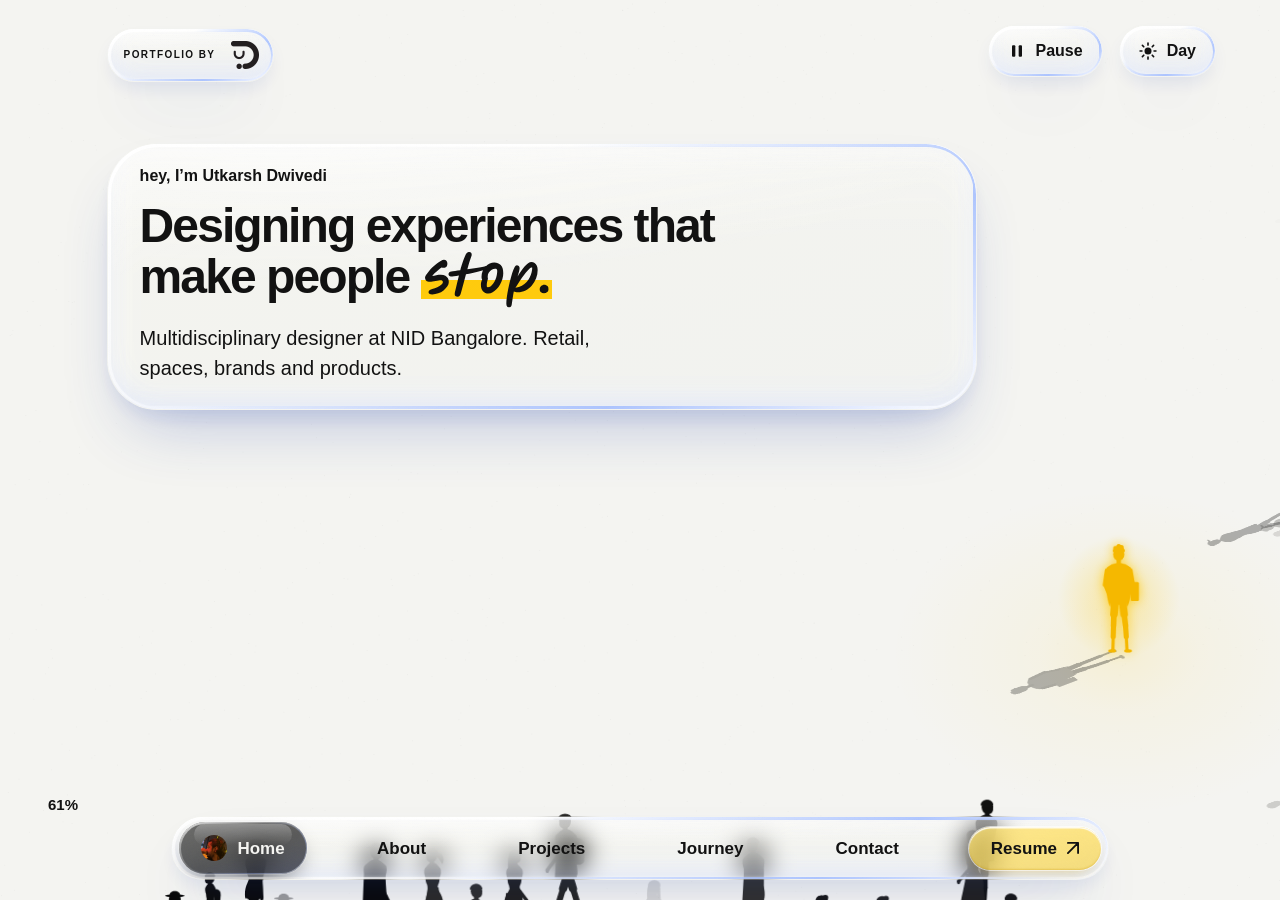
<file: index.html>
<!DOCTYPE html>
<html lang="en">
<head>
<meta charset="utf-8">
<meta name="viewport" content="width=device-width, initial-scale=1, viewport-fit=cover">
<title>Utkarsh | u.design</title>
<link rel="icon" type="image/png" href="images/about-page/logo.png">
<meta property="og:title" content="Utkarsh | u.design"><meta property="og:description" content="Multidisciplinary designer at NID Bangalore: retail, spaces, brands and products."><meta property="og:image" content="https://udotdesign.me/images/about-page/photo.jpg"><meta property="og:url" content="https://udotdesign.me/">
<meta name="description" content="Utkarsh, a multidisciplinary designer at NID Bangalore: retail spaces, fixtures, products, brands and the stories around them.">
<link rel="preconnect" href="https://fonts.googleapis.com">
<link rel="preconnect" href="https://fonts.gstatic.com" crossorigin>
<link href="https://fonts.googleapis.com/css2?family=Geist:wght@300..800&family=Unbounded:wght@400..900&family=Inter:wght@400;500;600;700&family=Caveat:wght@700&display=swap" rel="stylesheet">
<style>
:root{
  --ground:#f4f4f1;--ground-2:#e9e9e5;--ink:#121212;--ink-2:#4a4a47;--line:rgba(18,18,18,.16);
  --night:#141413;--night-2:#1d1d1b;--night-line:rgba(244,244,241,.14);--night-ink:#f4f4f1;--night-ink-2:#a9a9a3;
  --yellow:#ffcb05;--glow:255,200,0;--on-glow:#121212;
  --display:"Helvetica Neue",Helvetica,Arial,sans-serif;--head:"Helvetica Neue",Helvetica,Arial,sans-serif;
  --wrap:1280px;--gut:clamp(18px,4vw,48px);
  --ease:cubic-bezier(.2,.8,.2,1);
  color-scheme:light;box-sizing:border-box;
  padding-top:env(safe-area-inset-top,0px);padding-bottom:env(safe-area-inset-bottom,0px);
}
@media (prefers-color-scheme: dark){:root:not([data-theme="light"]){--ground:#f4f4f1;--ink:#121212;color-scheme:light}}
:root[data-theme="dark"]{--ground:#f4f4f1;--ink:#121212;color-scheme:light}
*,*::before,*::after{box-sizing:inherit}
html{scroll-padding-top:calc(20px + env(safe-area-inset-top,0px))}
html,body{margin:0}
body{background:var(--ground);color:var(--ink);font-family:var(--display);font-size:clamp(17px,1.15vw,19px);line-height:1.55;-webkit-tap-highlight-color:transparent;overflow:hidden;height:100%}
body.entered{overflow:auto;height:auto}
::selection{background:var(--yellow);color:var(--on-glow)}
a{color:inherit}
:focus-visible{outline:3px dashed var(--yellow);outline-offset:4px}
.wrap{max-width:var(--wrap);margin:0 auto;padding:0 var(--gut)}
h1,h2,h3{margin:0;font-family:var(--head)}
.row .t,.bar .logo,.street .mark,.map .nm,.slot strong,.route .stop b{font-family:var(--head)}

/* ---------- 1. the street ---------- */
.street{position:fixed;inset:0;overflow:hidden;-webkit-user-select:none;user-select:none;background:var(--ground)}
body.entered .street{display:none}
.street canvas{position:absolute;inset:0;width:100%;height:100%;display:block;touch-action:manipulation}
.street .mark{position:absolute;z-index:3;left:var(--gut);top:calc(18px + env(safe-area-inset-top,0px));font-weight:800;font-size:20px;letter-spacing:-.02em;}
.loader{position:absolute;z-index:3;left:var(--gut);bottom:calc(22px + env(safe-area-inset-bottom,0px));font-size:15px;font-weight:600;font-variant-numeric:tabular-nums;transition:opacity .6s}
.loaded .loader{opacity:0}
.bubble{position:absolute;z-index:4;left:0;top:0;transform:translate(-100%,-100%) translateY(6px) scale(.92);transform-origin:100% 100%;opacity:0;
  color:var(--ink);border-radius:16px 16px 4px 16px;padding:9px 13px 10px;width:max-content;max-width:min(215px,62vw);
  font:600 14px/1.35 var(--display);letter-spacing:-.005em;text-align:left;cursor:pointer;
  transition:opacity .4s var(--ease),transform .5s var(--ease),background .25s,box-shadow .25s}
.bubble.show{opacity:1;transform:translate(-100%,-100%) scale(1)}
.bubble.show:hover{background:linear-gradient(135deg,rgba(255,255,255,.62) 0%,rgba(255,255,255,.45) 100%);box-shadow:0 18px 38px -8px rgba(0,0,0,.1),inset 0 1.5px 1.5px 0 rgba(255,255,255,1)}
.bubble.show:active{transform:translate(-100%,-100%) scale(.97)}
.bubble::before{content:"";position:absolute;right:-1px;bottom:-9px;width:12px;height:10px;background:rgba(255,255,255,.40);border-right:1.5px solid rgba(255,255,255,.8);
  clip-path:polygon(0 0,100% 0,100% 100%)}
.night .bubble::before{background:rgba(42,42,39,.7);border-color:rgba(255,255,255,.25)}
.bubble .l1,.bubble .l2{display:block;min-height:1.35em}
.bubble .l1{font-weight:500;color:var(--ink-2)}
.bubble .l2{margin-top:1px;font-weight:700}
.bubble .l2 mark{background:linear-gradient(transparent 58%,rgba(var(--glow),.75) 58%);color:var(--ink);padding:0 1px}
.caret{display:inline-block;width:1.5px;height:.95em;background:var(--ink);margin-left:2px;vertical-align:-2px;animation:blink 1s steps(1) infinite}
@keyframes blink{50%{opacity:0}}
.flash{position:fixed;inset:0;z-index:20;background:var(--yellow);pointer-events:none;opacity:0;clip-path:circle(0 at var(--cx,70%) var(--cy,45%))}

/* ---------- Robust Liquid Glass Effect (40% Opacity) ---------- */
.glass{position:relative;isolation:isolate;
  background:rgba(255,255,255,.40);
  background:linear-gradient(135deg,rgba(255,255,255,.48) 0%,rgba(255,255,255,.32) 100%);
  -webkit-backdrop-filter:blur(32px) saturate(210%) brightness(1.08) contrast(106%);
  backdrop-filter:blur(32px) saturate(210%) brightness(1.08) contrast(106%);
  border:1.5px solid rgba(255,255,255,.75);
  box-shadow:
    0 24px 48px -12px rgba(0,0,0,.10),
    0 4px 14px -2px rgba(0,0,0,.04),
    inset 0 1.5px 1.5px 0 rgba(255,255,255,1),
    inset 1.5px 0 2px 0 rgba(255,255,255,.60),
    inset 0 -1.5px 1.5px 0 rgba(255,255,255,.40),
    inset 0 0 24px 0 rgba(255,255,255,.25);
  transition:background .25s var(--ease),border-color .25s var(--ease),box-shadow .25s var(--ease)}
.glass::after{content:"";position:absolute;inset:0;border-radius:inherit;pointer-events:none;z-index:-1;
  background:
    radial-gradient(130% 85% at 20% 0%,rgba(255,255,255,.50) 0%,rgba(255,255,255,0) 60%),
    linear-gradient(180deg,rgba(255,255,255,.20) 0%,rgba(255,255,255,0) 35%)}
/* frosted glass: milky frost, thick light-catching rim, soft specular sheen (light mode only) */
:root:not([data-theme="dark"]) .street:not(.night) .glass,:root:not([data-theme="dark"]) #site .glass:not(.night .glass){
  background:linear-gradient(160deg,rgba(255,255,255,.05) 0%,rgba(232,240,255,.05) 50%,rgba(196,214,255,.05) 100%);
  border-color:transparent;
  -webkit-backdrop-filter:blur(14px) saturate(180%);backdrop-filter:blur(14px) saturate(180%);
  box-shadow:0 34px 64px -24px rgba(40,70,170,.30),0 10px 22px -8px rgba(40,70,170,.14),
    inset 0 2px 2px rgba(255,255,255,.95),inset 0 -2px 3px rgba(255,255,255,.45),inset 0 0 36px rgba(255,255,255,.5),inset 0 -14px 28px -10px rgba(120,155,255,.25)}
:root:not([data-theme="dark"]) .street:not(.night) .glass:not(.bubble)::before,:root:not([data-theme="dark"]) #site .glass:not(.night .glass):not(.bubble)::before{
  content:"";position:absolute;inset:0;border-radius:inherit;padding:2.5px;pointer-events:none;
  background:linear-gradient(150deg,rgba(255,255,255,1) 0%,rgba(255,255,255,.45) 35%,rgba(150,180,255,.75) 72%,rgba(255,255,255,1) 100%);
  -webkit-mask:linear-gradient(#000 0 0) content-box,linear-gradient(#000 0 0);-webkit-mask-composite:xor;mask-composite:exclude}
@media (prefers-reduced-transparency:reduce){.glass{background:#fff!important;-webkit-backdrop-filter:none!important;backdrop-filter:none!important}}
.night .glass{
  background:rgba(255,255,255,.08);
  background:linear-gradient(135deg,rgba(255,255,255,.14) 0%,rgba(255,255,255,.04) 100%);
  border:1.5px solid rgba(255,255,255,.22);
  color:#f4f4f1;
  -webkit-backdrop-filter:blur(32px) saturate(210%) brightness(1.10) contrast(106%);
  backdrop-filter:blur(32px) saturate(210%) brightness(1.10) contrast(106%);
  box-shadow:
    0 28px 56px -12px rgba(0,0,0,.60),
    0 4px 14px rgba(0,0,0,.30),
    inset 0 1.5px 1.5px 0 rgba(255,255,255,.40),
    inset 1px 0 1.5px 0 rgba(255,255,255,.20),
    inset 0 -1px 1px 0 rgba(255,255,255,.10),
    inset 0 0 24px 0 rgba(255,255,255,.06)}
.night .glass::after{
  background:radial-gradient(130% 85% at 20% 0%,rgba(255,255,255,.18) 0%,rgba(255,255,255,0) 60%)}
.street .card{position:absolute;z-index:5;left:var(--gut);top:calc(18px + env(safe-area-inset-top,0px));border-radius:22px;padding:15px 18px 16px;max-width:min(330px,calc(100vw - 150px))}
.card p{margin:0}
.card .hi{font:700 17px/1.2 var(--head);letter-spacing:-.02em}
.card .role{font-size:13px;font-weight:600;color:var(--ink-2);margin-top:6px}
.card .tag{font-size:15px;line-height:1.35;margin-top:2px}
.night .card .role{color:rgba(244,244,241,.7)}
.ctrls{position:absolute;z-index:5;right:var(--gut);top:calc(18px + env(safe-area-inset-top,0px));display:flex;gap:8px}
.chip{display:inline-flex;align-items:center;gap:8px;height:42px;padding:0 15px 0 12px;border-radius:999px;font:600 14px/1 var(--display);color:var(--ink);cursor:pointer;transition:transform .15s}
.chip:active{transform:scale(.96)}
.chip .ic{width:18px;height:18px;display:grid;place-items:center}
.chip svg{width:18px;height:18px;fill:currentColor}
.dock{position:fixed;z-index:12;left:50%;bottom:calc(16px + env(safe-area-inset-bottom,0px));transform:translateX(-50%);display:flex;gap:2px;padding:5px;border-radius:999px;max-width:calc(100vw - 20px);overflow-x:auto;scrollbar-width:none}
.street .dock{position:absolute}
.dock a{flex:none;text-decoration:none;font:600 14px/1 var(--display);color:var(--ink);padding:11px 16px;border-radius:999px;transition:background .2s,color .2s}
.dock a:hover{background:rgba(255,255,255,.55)}
.dock a[aria-current="page"]{background:rgba(18,18,18,.88);color:#f4f4f1}
.night .dock a{color:#f4f4f1}.night .dock a:hover{background:rgba(255,255,255,.12)}.night .dock a[aria-current="page"]{background:#ffcb05;color:#121212}
.loader{bottom:calc(84px + env(safe-area-inset-bottom,0px))}
.street.night{background:#171715}
.night .bubble,.night .bubble .l2 mark{color:#f4f4f1}.night .bubble .l1{color:rgba(244,244,241,.7)}.night .caret{background:#f4f4f1}
#site .dock a.on{background:rgba(18,18,18,.88);color:#f4f4f1}
@media (max-width:640px){
  .street .card{padding:12px 14px 13px;border-radius:18px}
  .card .hi{font-size:15px}.card .tag{font-size:13.5px}
  .ctrls{flex-direction:column;align-items:flex-end}
  .chip{height:38px;padding:0 12px 0 10px;font-size:13px}
  .dock a{padding:10px 9px;font-size:12.5px}
}
.hero-copy{position:absolute;z-index:5;left:var(--gut);top:calc(clamp(64px,10vh,110px) + env(safe-area-inset-top,0px));max-width:min(640px,calc(100vw - 2*var(--gut)));pointer-events:none}
.hero-copy .hey{margin:0 0 14px;display:flex;align-items:center;gap:10px;font-size:17px;font-weight:600;text-shadow:0 0 10px var(--ground),0 0 4px var(--ground)}
.hero-copy .wave{font-size:20px}
.hero-copy .big{font:800 clamp(34px,4.3vw,62px)/1.04 var(--head);letter-spacing:-.04em;margin:0;text-shadow:0 0 18px var(--ground),0 0 8px var(--ground)}
.hero-copy .big mark{background:linear-gradient(transparent 52%,rgba(var(--glow),.95) 52% 90%,transparent 90%);color:inherit;padding:0 .06em;text-shadow:none}
.hero-copy .sub{margin:18px 0 0;font-size:clamp(16px,1.3vw,19px);font-weight:500;max-width:44ch;text-shadow:0 0 10px var(--ground),0 0 4px var(--ground)}
.night .hero-copy{color:#f4f4f1}.night .hero-copy .hey,.night .hero-copy .big,.night .hero-copy .sub{text-shadow:0 0 14px #171715,0 0 6px #171715}
.night .hero-copy .big mark{color:var(--yellow);background:linear-gradient(transparent 88%,rgba(255,203,5,.55) 88%);text-shadow:0 0 22px rgba(255,203,5,.45)}
.ctrls{top:calc(26px + env(safe-area-inset-top,0px));gap:10px;align-items:center}
.chip{height:52px;padding:0 20px 0 16px;font-size:16px;gap:10px}
.chip .ic,.chip svg{width:20px;height:20px}
.badge{display:flex;flex-direction:column;justify-content:center;height:52px;padding:0 16px;border-radius:12px;line-height:1.05}
.badge small{font-size:10px;font-weight:600;letter-spacing:.14em;text-transform:uppercase;opacity:.7}
.badge b{font:800 17px/1.1 var(--head);letter-spacing:-.02em}
.dock{padding:7px;gap:4px;bottom:calc(20px + env(safe-area-inset-bottom,0px))}
.dock a{font-size:17px;padding:14px 22px;display:inline-flex;align-items:center;gap:10px}
.dock .me-ic{width:26px;height:26px}
.dock a.cta{background:var(--yellow);color:#121212}
.dock a.cta:hover{background:#ffd633}
.night .dock a.cta{color:#121212}
.bubble{font-size:16px;padding:11px 15px 12px;max-width:min(240px,62vw)}
@media (max-width:900px){.badge{display:none}}
@media (max-width:640px){
  .hero-copy{top:calc(96px + env(safe-area-inset-top,0px))}
  .hero-copy .hey{font-size:15px;margin-bottom:10px}
  .ctrls{flex-direction:row;left:var(--gut);right:auto;top:calc(16px + env(safe-area-inset-top,0px))}
  .chip{height:42px;padding:0 14px 0 12px;font-size:14px}
  .dock{padding:5px;gap:2px}
  .dock a{font-size:12.5px;padding:10px 9px;gap:6px}.dock .me-ic{display:none}
  .bubble{font-size:14px}
}
/* ---------- 2. site ---------- */
#site{display:none}
body.entered #site{display:block;animation:rise .9s var(--ease) both}
@keyframes rise{from{opacity:0}to{opacity:1}}
.bar{position:sticky;top:0;z-index:10;background:rgba(244,244,241,.88);backdrop-filter:blur(10px);-webkit-backdrop-filter:blur(10px);border-bottom:1px solid var(--line);padding-top:env(safe-area-inset-top,0px)}
body.entered::before{content:"";position:fixed;inset:0 0 auto;height:env(safe-area-inset-top,0px);z-index:11;background:rgba(244,244,241,.88);backdrop-filter:blur(10px)}
.bar .wrap{display:flex;align-items:center;justify-content:space-between;height:60px;gap:18px}
.bar .logo{font-weight:800;font-size:19px;letter-spacing:-.02em;text-decoration:none;}
.bar nav{display:flex;gap:clamp(12px,2vw,26px);font-size:15px;font-weight:500}
.bar nav a{text-decoration:none;padding:6px 0;border-bottom:1.5px solid transparent}
.bar nav a:hover{border-color:currentColor}
.back{font:600 14px/1 var(--display);background:transparent;border:1.5px solid var(--ink);border-radius:999px;padding:9px 14px;cursor:pointer;color:var(--ink)}
.back:hover{background:var(--yellow);border-color:var(--yellow)}

/* about, as laid out in Figma: a ruled notebook page.
   Phones and tablets get a flowing layout; from 1024px up the section is the Figma
   frame itself (1440×1020), scaled with --u so every ratio holds at any width. */
.intro{--hand:'Caveat',cursive;--rule:32px;position:relative;overflow:hidden;color:var(--ink);background:var(--ground);container-type:inline-size}
.intro .wrap{position:relative;padding-top:64px;padding-bottom:calc(120px + env(safe-area-inset-bottom,0px));
  background:repeating-linear-gradient(to bottom,transparent 0 calc(var(--rule) - 1px),rgba(0,0,0,.3) calc(var(--rule) - 1px) var(--rule)) 0 40px/100% calc(100% - 40px) no-repeat}
.hand{font-family:var(--hand);font-weight:700;font-style:normal}
.hl{background:linear-gradient(transparent 55%,var(--yellow) 55% 92%,transparent 92%);padding:0 .06em;-webkit-box-decoration-break:clone;box-decoration-break:clone}
.intro h1{font:700 clamp(52px,11vw,84px)/.98 var(--display);letter-spacing:-.035em}
.intro h1>span{display:block}
.intro h1 .hey{font-size:.615em}
.intro h1 .hand{font-size:1.18em;letter-spacing:-.01em}
.intro .name{position:relative;display:inline-block;white-space:nowrap}
.intro .name .circle{position:absolute;left:-7%;top:-2%;width:114%;height:auto;pointer-events:none}
.intro .lead{font:600 clamp(18px,2.6vw,22px)/1.32 var(--display);margin:40px 0 0;max-width:36em}
.intro .lead .hand{font-size:1.1em;line-height:1}
.intro .lead strong.hand{font-size:1.18em}
.intro .lead .hl-red{background:linear-gradient(transparent 50%,rgba(255,107,74,.5) 50% 92%,transparent 92%);-webkit-box-decoration-break:clone;box-decoration-break:clone}
.intro figure{position:relative;width:min(56vw,340px);margin:20px -4vw -40px auto;pointer-events:none}
.intro figure img{display:block;width:100%;height:auto}
.intro .note{display:none}
.intro .facts{position:relative;display:grid;grid-template-columns:repeat(3,minmax(0,1fr));gap:28px;padding-top:32px}
.intro .facts::before{content:"";position:absolute;top:0;left:calc(-1*var(--gut));right:calc(-1*var(--gut));height:1px;background:var(--ink)}
.intro .facts h3{font:700 30px/.98 var(--hand);letter-spacing:-.01em;margin:0 0 18px}
.intro .facts h3 span{background:linear-gradient(transparent 55%,var(--yellow) 55% 100%);padding:0 .08em}
.intro .facts p{margin:0;font:600 16px/1.45 var(--display)}
.intro .facts mark{background:rgba(47,127,216,.2);color:inherit;padding:0 .12em;border-radius:1px;-webkit-box-decoration-break:clone;box-decoration-break:clone}
.intro .find{position:relative;z-index:2;margin:36px 0 0}
.intro .kw{gap:12px}
.intro .kw button{font:600 15px/1 var(--display);padding:12px 16px;border-radius:50px;border:1px solid rgba(255,255,255,.75);justify-content:center;white-space:nowrap;
  background:linear-gradient(164deg,rgba(255,255,255,.62) 0%,rgba(255,255,255,.28) 71%);-webkit-backdrop-filter:blur(8px);backdrop-filter:blur(8px);
  box-shadow:0 12px 16px -6px rgba(18,18,18,.28),inset 0 1px 0 rgba(255,255,255,.9)}
.intro .kw button:hover{background:var(--yellow);color:var(--ink);border-color:var(--yellow)}
.intro .kw sup{display:none}
.sr-only{position:absolute;width:1px;height:1px;margin:-1px;overflow:hidden;clip:rect(0 0 0 0);white-space:nowrap}
@media (min-width:1024px){
  /* 1u = 1px of the 1440px Figma frame; capped so very wide screens don't balloon */
  .intro .wrap{--u:min(100cqw / 1440,1.25px);--x:calc(50% - 720*var(--u));max-width:none;height:calc(1020*var(--u));padding:0;
    background-position:0 calc(80*var(--u));background-size:100% calc(100% - 80*var(--u));--rule:calc(32*var(--u))}
  .intro .wrap>*{position:absolute;margin:0}
  .intro .about-copy{left:calc(var(--x) + 80*var(--u));top:calc(131*var(--u));width:calc(870*var(--u));z-index:2}
  .intro h1{font-size:calc(104*var(--u));height:calc(170*var(--u))}
  /* Caveat runs narrower than Figma Hand, so the handwritten words get extra size and air */
  .intro h1 .hand{font-size:1.45em;letter-spacing:.015em;line-height:.8}
  .intro h1 .hey{line-height:1.1}
  .intro .lead{font-size:calc(26*var(--u));margin-top:calc(97*var(--u));max-width:none;width:calc(860*var(--u))}
  .intro figure{left:calc(var(--x) + 929*var(--u));top:calc(179*var(--u));width:calc(606*var(--u));z-index:1}
  .intro .note{display:grid;position:absolute;z-index:-1;width:calc(139*var(--u));min-height:calc(119*var(--u));place-items:center;padding:calc(22*var(--u)) calc(10*var(--u)) calc(12*var(--u));background:#ffe98a;
    font:700 calc(20*var(--u))/1.15 var(--hand);text-align:center;color:#000;box-shadow:0 8px 14px -8px rgba(0,0,0,.25)}
  .intro .note::before{content:"";position:absolute;left:50%;top:calc(-12*var(--u));width:calc(81*var(--u));height:calc(32*var(--u));background:rgba(217,217,217,.7);transform:translateX(-50%)}
  .intro .note.n1{left:calc(86*var(--u));top:calc(126*var(--u));transform:rotate(-18.57deg)}
  .intro .note.n2{left:calc(363*var(--u));top:calc(480*var(--u));z-index:1;transform:rotate(23.11deg)}
  .intro .facts{left:var(--x);right:var(--x);top:calc(623*var(--u));padding:calc(37*var(--u)) 0 0 calc(82*var(--u));grid-template-columns:repeat(3,calc(250*var(--u)));column-gap:calc(62*var(--u));z-index:2}
  .intro .facts::before{left:calc(-1*var(--x));right:calc(-1*var(--x))}
  .intro .facts h3{font-size:calc(30*var(--u));margin-bottom:calc(28*var(--u))}
  .intro .facts p{font-size:max(13px,calc(16*var(--u)))}
  .intro .find{left:var(--x);right:var(--x);top:calc(839*var(--u));z-index:3}
  .intro .kw{display:grid;grid-template-columns:repeat(9,minmax(0,1fr));gap:calc(16*var(--u));max-width:none}
  .intro .kw button{height:calc(41*var(--u));padding:0 calc(8*var(--u));font-size:max(11px,calc(15*var(--u)))}
}
.cue{display:inline-flex;align-items:center;gap:10px;font-weight:700;font-size:15px;text-decoration:none;margin-bottom:22px}
.cue i{width:28px;height:28px;border:2px solid var(--ink);border-radius:50%;position:relative}
.cue i::after{content:"";position:absolute;left:50%;top:6px;width:2px;height:8px;background:var(--ink);transform:translateX(-50%);animation:drip 1.6s var(--ease) infinite}
@keyframes drip{0%{opacity:0;transform:translate(-50%,-3px)}40%{opacity:1}100%{opacity:0;transform:translate(-50%,6px)}}

.night{background:var(--night);color:var(--night-ink)}
.sec-head{display:flex;flex-wrap:wrap;align-items:end;justify-content:space-between;gap:16px 40px;margin-bottom:clamp(28px,4vw,48px)}
.sec-head h2{font-size:clamp(34px,4.8vw,70px);font-weight:800;letter-spacing:-.035em;line-height:1}
.sec-head p{max-width:38ch;margin:0;color:var(--night-ink-2)}
.maps{padding:clamp(72px,10vw,140px) 0 clamp(40px,6vw,80px)}
.map-grid{display:grid;grid-template-columns:repeat(5,minmax(0,1fr));gap:12px}
.map{all:unset;box-sizing:border-box;cursor:pointer;background:var(--night-2);border:1.5px solid var(--night-line);border-radius:12px;overflow:hidden;display:flex;flex-direction:column;transition:border-color .25s,transform .25s var(--ease)}
.map:hover{transform:translateY(-3px);border-color:rgba(244,244,241,.4)}
.map[aria-pressed="true"]{border-color:var(--yellow);box-shadow:0 0 0 1px var(--yellow),0 0 34px -8px rgba(var(--glow),.6)}
.map svg{display:block;width:100%;height:auto;aspect-ratio:200/130;background:#191917}
.map .meta{padding:12px 14px 15px;display:flex;flex-direction:column;gap:3px}
.map .code{font-size:12px;font-weight:700;letter-spacing:.06em;color:var(--night-ink-2);font-variant-numeric:tabular-nums}
.map[aria-pressed="true"] .code{color:var(--yellow)}
.map .nm{font-size:14px;font-weight:600;line-height:1.15;letter-spacing:-.01em}
.map-detail{margin-top:14px;border:1.5px solid var(--night-line);border-radius:12px;padding:clamp(20px,3vw,34px);display:grid;grid-template-columns:minmax(0,1fr) minmax(0,1fr);gap:clamp(20px,4vw,56px);min-height:210px}
.map-detail h3{font-size:clamp(22px,2.4vw,32px);font-weight:700;letter-spacing:-.025em;line-height:1;margin-bottom:12px}
.map-detail .terrain{color:var(--yellow);font-weight:600;font-size:15px;margin-bottom:12px}
.map-detail p{margin:0;color:var(--night-ink-2);max-width:46ch}
.map-detail h4{margin:0 0 10px;font-size:14px;font-weight:700;color:var(--night-ink-2)}
.map-detail ul{list-style:none;margin:0;padding:0;display:grid;gap:8px}
.map-detail li{display:flex;align-items:center;gap:10px;font-weight:600}
.map-detail li::before{content:"";width:8px;height:8px;border-radius:50%;background:var(--yellow);flex:none;box-shadow:0 0 10px rgba(var(--glow),.8)}
.swap{animation:swap .45s var(--ease)}
@keyframes swap{from{opacity:0;transform:translateY(8px)}to{opacity:1;transform:none}}

.loadout{padding:clamp(56px,8vw,110px) 0 clamp(80px,11vw,150px)}
.loadout .sec-head{flex-direction:column;align-items:center;text-align:center;gap:14px}
.slots{display:grid;grid-template-columns:repeat(4,minmax(0,1fr));gap:14px;max-width:1040px;margin:0 auto}
@property --a{syntax:'<angle>';inherits:false;initial-value:0deg}
.slot{position:relative;background:var(--night-2);border:1.5px solid var(--night-line);border-radius:14px;padding:28px 18px 24px;min-height:200px;display:flex;flex-direction:column;align-items:center;text-align:center;gap:6px;transition:background .25s,transform .25s var(--ease)}
.slot::before{content:"";position:absolute;inset:-1.5px;border-radius:14px;padding:2px;pointer-events:none;opacity:0;
  background:conic-gradient(from var(--a),transparent 0 72%,rgba(255,203,5,.15) 80%,#ffcb05 94%,#fff3b0 97%,transparent 100%);
  -webkit-mask:linear-gradient(#000 0 0) content-box,linear-gradient(#000 0 0);-webkit-mask-composite:xor;mask:linear-gradient(#000 0 0) content-box exclude,linear-gradient(#000 0 0)}
.slot.lap::before{animation:orbit 1.5s linear var(--d) 1,lapfade 1.5s linear var(--d) 1 both}
.slot:hover::before{opacity:1;animation:orbit 1.6s linear infinite}
@keyframes orbit{from{--a:0deg}to{--a:360deg}}
@keyframes lapfade{0%{opacity:0}8%{opacity:1}82%{opacity:1}100%{opacity:0}}
.slot:hover{background:#22221f;transform:translateY(-3px)}
.slot .no{position:absolute;top:12px;right:14px;font-size:12px;font-weight:600;color:var(--night-ink-2);font-variant-numeric:tabular-nums}
.slot .mono{width:60px;height:60px;border-radius:16px;display:grid;place-items:center;background:#2a2a27;color:var(--night-ink);margin-bottom:12px;transition:background .25s,color .25s}
.slot .mono svg{width:28px;height:28px;fill:currentColor}
.slot .mono b{font:800 20px/1 var(--head);letter-spacing:-.02em}
.slot:hover .mono{background:var(--yellow);color:var(--on-glow)}
.slot strong{font-size:15px;font-weight:700;letter-spacing:-.01em}
.slot .use{font-size:14px;color:var(--night-ink-2);line-height:1.4;max-width:22ch}
.slot.more{border-style:dashed;background:transparent}

.journey{padding:clamp(80px,11vw,150px) 0}
.journey .sec-head p{color:var(--ink-2)}
.route{position:relative;width:calc(100vw - 48px);max-width:1600px;left:50%;transform:translateX(-50%)}
.route svg{position:absolute;inset:0;width:100%;height:100%;overflow:visible}
.route .stop{position:absolute;width:0;height:0;opacity:.3;transition:opacity .5s}
.route .stop.on{opacity:1}
.route .stop .dot{position:absolute;left:0;top:0;width:24px;height:24px;border-radius:50%;background:var(--ground);border:2.5px solid var(--ink);transform:translate(-50%,-50%);transition:background .4s,box-shadow .4s}
.route .stop.on .dot{background:var(--yellow);box-shadow:0 0 0 7px rgba(var(--glow),.25)}
.route .stop.last .dot{width:32px;height:32px}
.route .stop.last.on .dot{box-shadow:0 0 0 9px rgba(var(--glow),.3),0 0 34px 8px rgba(var(--glow),.6)}
.route .lbl{position:absolute;top:0;transform:translateY(-50%);width:min(240px,46vw);background:var(--ground);padding:6px 8px;border-radius:8px}
.route .stop.r .lbl{left:24px;text-align:left}
.route .stop.l .lbl{right:24px;text-align:right}
.route .stop b{display:block;font-size:clamp(17px,1.6vw,22px);line-height:1.15;letter-spacing:-.02em;font-weight:700}
.route .stop span{display:block;color:var(--ink-2);font-size:15px;margin-top:4px}

/* ---------- home: scroll to fly in ---------- */
.fly-in{position:absolute;z-index:5;left:50%;bottom:calc(104px + env(safe-area-inset-bottom,0px));transform:translateX(-50%);display:flex;align-items:center;gap:10px;padding:12px 20px;border-radius:999px;font:600 16px/1 var(--display);color:var(--ink);cursor:pointer;opacity:0;transition:opacity .6s}
.loaded .fly-in{opacity:1}
.fly-in i{width:16px;height:24px;border:2px solid currentColor;border-radius:9px;position:relative}
.fly-in i::after{content:"";position:absolute;left:50%;top:4px;width:2px;height:6px;background:currentColor;transform:translateX(-50%);animation:drip 1.6s var(--ease) infinite}
@media (max-width:640px){.fly-in{bottom:calc(80px + env(safe-area-inset-bottom,0px));font-size:14px;padding:10px 16px}}
/* ---------- home, as laid out in Figma ---------- */
.street,.street .chip,.street .bubble{font-family:var(--display)}
.badge2{position:absolute;z-index:5;left:clamp(16px,8.33vw,120px);top:calc(28px + env(safe-area-inset-top,0px));display:flex;align-items:center;gap:16px;padding:12px 14px 12px 16px;border-radius:50px;
  background:rgba(255,255,255,.40);
  background:linear-gradient(135deg,rgba(255,255,255,.48) 0%,rgba(255,255,255,.32) 100%);
  border:1.5px solid rgba(255,255,255,.78);
  box-shadow:0 12px 28px -6px rgba(0,0,0,.08),inset 0 1.5px 1.5px 0 rgba(255,255,255,1),inset 0 -1px 1px 0 rgba(255,255,255,.35),inset 0 0 16px rgba(255,255,255,.2)}
.badge2 span{font:600 10px/1 var(--display);letter-spacing:.14em}
.badge2 img{width:28px;height:28px;display:block}
.night .badge2 img{filter:invert(1)}
.street .hero-copy{left:clamp(16px,8.33vw,120px);top:calc(clamp(88px,15.9vh,143px) + env(safe-area-inset-top,0px));max-width:none;width:min(870px,calc(100vw - 2*clamp(16px,8.33vw,120px)));padding:22px 32px 26px 32px;border-radius:50px;pointer-events:none}
.street .hero-copy .hey{font:600 17px/1.2 var(--display);margin:0 0 16px;text-shadow:none;display:block}
.street .hero-copy .big{font:700 clamp(32px,3.75vw,54px)/1.04 var(--display);letter-spacing:-.04em;max-width:700px;text-shadow:none}
.street .hero-copy .big mark{font-family:'Caveat',cursive;font-weight:700;font-size:1em;letter-spacing:0;background:linear-gradient(transparent 56%,rgba(var(--glow),.95) 56% 92%,transparent 92%);padding:0 .08em;color:inherit}
.street .hero-copy .sub{font:500 19px/1.4 var(--display);margin:16px 0 0;max-width:470px;text-shadow:none}
.night .street .hero-copy .big mark,.night .hero-copy .big mark{color:#121212;background:var(--yellow);text-shadow:none;border-radius:6px}
.street .ctrls{top:calc(25px + env(safe-area-inset-top,0px));right:clamp(16px,5vw,72px);gap:16px}
.street .chip{height:52px;border-radius:26px;padding:0 19px 0 18px;gap:9px;font-size:16px;font-weight:600;
  background:rgba(255,255,255,.40);
  background:linear-gradient(135deg,rgba(255,255,255,.48) 0%,rgba(255,255,255,.32) 100%);
  border:1.5px solid rgba(255,255,255,.78);
  box-shadow:0 12px 28px -6px rgba(0,0,0,.08),inset 0 1.5px 1.5px 0 rgba(255,255,255,1),inset 0 -1px 1px 0 rgba(255,255,255,.35),inset 0 0 16px rgba(255,255,255,.2);
  transition:transform .15s,background .25s,box-shadow .25s}
.street .chip:hover{
  background:rgba(255,255,255,.55);
  background:linear-gradient(135deg,rgba(255,255,255,.62) 0%,rgba(255,255,255,.45) 100%);
  box-shadow:0 16px 32px -6px rgba(0,0,0,.11),inset 0 1.5px 1.5px 0 rgba(255,255,255,1),inset 0 0 20px rgba(255,255,255,.3)}
.street .bubble{padding:8px 16px 10px;font-size:16px;border-radius:14px 14px 4px 14px;
  background:rgba(255,255,255,.40);
  background:linear-gradient(135deg,rgba(255,255,255,.48) 0%,rgba(255,255,255,.32) 100%);
  border:1.5px solid rgba(255,255,255,.78);
  box-shadow:0 16px 36px -8px rgba(0,0,0,.09),inset 0 1.5px 1.5px 0 rgba(255,255,255,1),inset 0 0 16px rgba(255,255,255,.2)}
.street .bubble .l2{margin-top:6px}
.street .dock,#site .dock{width:min(938px,calc(100vw - 24px));justify-content:space-between;padding:7px;height:64px;align-items:center;
  background:rgba(255,255,255,.40);
  background:linear-gradient(135deg,rgba(255,255,255,.46) 0%,rgba(255,255,255,.34) 100%);
  border:1.5px solid rgba(255,255,255,.75);
  box-shadow:0 20px 44px -10px rgba(0,0,0,.10),0 4px 10px rgba(0,0,0,.03),inset 0 1.5px 1.5px 0 rgba(255,255,255,1),inset 0 -1.5px 1.5px 0 rgba(255,255,255,.40),inset 0 0 20px rgba(255,255,255,.22)}
.dock a{padding:13px 22px}
.dock a[data-nav="top"],.dock a.cta{min-width:128px;justify-content:center}
.dock .arr{width:12px;height:12px}
.night .badge2,.night .street .chip,.night .street .dock,.night #site .dock{
  background:rgba(255,255,255,.08);
  background:linear-gradient(135deg,rgba(255,255,255,.14) 0%,rgba(255,255,255,.04) 100%);
  border-color:rgba(255,255,255,.22);
  box-shadow:0 16px 36px -8px rgba(0,0,0,.55),inset 0 1.5px 1.5px 0 rgba(255,255,255,.40),inset 0 0 18px rgba(255,255,255,.06)}
.night .street .chip:hover{
  background:linear-gradient(135deg,rgba(255,255,255,.22) 0%,rgba(255,255,255,.08) 100%)}
@media (max-width:640px){
  .badge2{padding:9px 12px;gap:10px}.badge2 img{width:22px;height:22px}
  .street .ctrls{left:auto;right:12px;top:calc(18px + env(safe-area-inset-top,0px));flex-direction:row}
  .street .chip{height:40px;padding:0 12px;font-size:13px}.street .chip .lb{display:none}
  .street .hero-copy{top:calc(84px + env(safe-area-inset-top,0px));padding:16px 18px 18px;border-radius:26px}
  .street .hero-copy .hey{font-size:14px;margin-bottom:10px}.street .hero-copy .sub{font-size:15px;margin-top:10px}
  .street .dock,#site .dock{height:52px;padding:5px;justify-content:flex-start;gap:0}.dock a{padding:10px 7px;font-size:12.5px}.dock .me-ic{display:none}.dock a[data-nav="top"],.dock a.cta{min-width:0}.dock .arr{display:none}
}
/* ---------- journey: fly along the route ---------- */
.fly{height:560vh;position:relative;background:var(--ground)}
.fly-stage{position:sticky;top:0;height:100vh;height:100dvh;overflow:hidden}
#flyCanvas{position:absolute;inset:0;width:100%;height:100%;display:block}
.fly-head{position:absolute;z-index:3;left:var(--gut);top:calc(28px + env(safe-area-inset-top,0px));pointer-events:none}
.fly-head h2{font-size:clamp(28px,3.6vw,52px);font-weight:800;letter-spacing:-.035em;line-height:1}
.fly-head p{margin:10px 0 0;font-size:16px;font-weight:500;color:var(--ink-2)}
.fly-tags{position:absolute;inset:0;z-index:2;pointer-events:none}
.fly-tag{position:absolute;left:0;top:0;pointer-events:auto;display:flex;align-items:center;gap:8px;padding:6px 6px 6px 14px;border-radius:999px;font:700 15px/1 var(--display);color:var(--ink);cursor:pointer;white-space:nowrap;transition:opacity .3s}
.fly-tag em{font-style:normal;font-size:12px;font-weight:700;background:rgba(18,18,18,.86);color:#f4f4f1;padding:5px 9px;border-radius:999px}
.fly-tag.on em{background:var(--yellow);color:#121212}
.fly-tag::after{content:"";position:absolute;left:50%;top:100%;width:2px;height:16px;background:rgba(18,18,18,.35);transform:translateX(-50%)}
.fly-card{position:absolute;z-index:3;left:var(--gut);bottom:calc(112px + env(safe-area-inset-bottom,0px));width:min(400px,calc(100vw - 2*var(--gut)));padding:22px 24px 24px;border-radius:22px}
.fly-card .no{font-size:13px;font-weight:700;color:var(--ink-2);font-variant-numeric:tabular-nums}
.fly-card h3{font-size:clamp(20px,1.8vw,26px);font-weight:700;letter-spacing:-.025em;line-height:1.15;margin:8px 0 10px}
.fly-card p{margin:0;font-size:16px;line-height:1.5}
.fly-card .in{animation:cardIn .55s var(--ease)}
@keyframes cardIn{from{opacity:0;transform:translateY(10px)}to{opacity:1;transform:none}}
.fly-dots{position:absolute;z-index:3;right:var(--gut);top:50%;transform:translateY(-50%);display:flex;flex-direction:column;gap:12px}
.fly-dots button{width:14px;height:14px;border-radius:50%;border:2px solid var(--ink);background:transparent;padding:0;cursor:pointer;transition:background .25s,transform .25s}
.fly-dots button.on{background:var(--yellow);transform:scale(1.3)}
.fly-hint{position:absolute;z-index:3;left:50%;bottom:calc(112px + env(safe-area-inset-bottom,0px));transform:translateX(-50%);display:flex;align-items:center;gap:10px;padding:12px 18px;border-radius:999px;font-size:15px;font-weight:600;transition:opacity .4s}
.fly-hint i{width:16px;height:24px;border:2px solid var(--ink);border-radius:9px;position:relative}
.fly-hint i::after{content:"";position:absolute;left:50%;top:4px;width:2px;height:6px;background:var(--ink);transform:translateX(-50%);animation:drip 1.6s var(--ease) infinite}
@media (max-width:640px){.fly-tag{font-size:12.5px;padding:5px 5px 5px 11px}.fly-tag em{font-size:10.5px}.fly-card{bottom:calc(88px + env(safe-area-inset-bottom,0px));padding:16px 18px}.fly-card p{font-size:14.5px}.fly-dots{top:auto;bottom:calc(270px + env(safe-area-inset-bottom,0px));transform:none}.fly-hint{display:none}}
/* keywords */
.find{margin:0 0 30px}
.find-label{display:block;font-size:15px;font-weight:700;margin-bottom:12px}
.kw{display:flex;flex-wrap:wrap;gap:8px;max-width:640px}
.kw button,.filters button{font:600 15px/1 var(--display);color:var(--ink);background:transparent;border:1.5px solid var(--ink);border-radius:999px;padding:10px 14px;cursor:pointer;display:inline-flex;align-items:center;gap:7px;transition:background .2s,color .2s,transform .15s}
.kw button:hover{background:var(--ink);color:var(--yellow)}
.kw button:active,.filters button:active{transform:scale(.97)}
.kw button sup,.filters button sup{font-size:11px;font-weight:700;opacity:.65;vertical-align:baseline}
.filters{max-width:none;justify-content:flex-start}
.work .work-head{flex-direction:column;align-items:flex-start}
.filters button[aria-pressed="true"]{background:var(--ink);color:var(--ground)}
.filters button:hover:not([aria-pressed="true"]){background:rgba(var(--glow),.6)}
.proj.pulse .row::before{opacity:1;animation:fade 1.6s var(--ease) forwards}
@keyframes fade{0%{opacity:1}100%{opacity:0}}
/* work + contact (carried over) */
.work{padding:clamp(56px,8vw,110px) 0;border-top:1px solid var(--line)}
.work-head{display:flex;flex-wrap:wrap;align-items:end;justify-content:space-between;gap:20px;margin-bottom:28px}
.work-head h2{font-size:clamp(34px,4.8vw,70px);letter-spacing:-.035em;line-height:1;font-weight:800}
.filters{display:flex;flex-wrap:wrap;gap:8px}
.filters button[aria-pressed="true"]{background:var(--ink);color:var(--ground)}
.filters button:hover:not([aria-pressed="true"]){background:rgba(var(--glow),.6)}
.list{list-style:none;margin:0;padding:0;border-top:1.5px solid var(--ink)}
.proj{border-bottom:1.5px solid var(--line)}
.proj[hidden]{display:none}
.row{all:unset;box-sizing:border-box;cursor:pointer;width:100%;display:grid;grid-template-columns:minmax(0,1.15fr) minmax(0,1.3fr) minmax(0,.9fr) 64px;gap:24px;align-items:baseline;padding:clamp(20px,2.6vw,30px) 14px;position:relative;isolation:isolate}
.row::before{content:"";position:absolute;inset:0;z-index:-1;opacity:0;transition:opacity .35s;background:radial-gradient(60% 140% at 18% 50%,rgba(var(--glow),.85),rgba(var(--glow),.25) 55%,rgba(var(--glow),0))}
.row:hover::before,.row:focus-visible::before,.proj.open .row::before{opacity:1}
.row .t{font-size:clamp(20px,2.2vw,30px);font-weight:700;letter-spacing:-.025em;line-height:1.05}
.row .hook,.row .meta{color:var(--ink-2)}.row .meta{font-size:15px}
.row .yr{font-size:15px;text-align:right;font-variant-numeric:tabular-nums}
.detail{display:grid;grid-template-rows:0fr;transition:grid-template-rows .5s var(--ease)}
.proj.open .detail{grid-template-rows:1fr}
.detail>div{overflow:hidden}
.detail-in{display:grid;grid-template-columns:minmax(0,1.3fr) minmax(0,1fr);gap:clamp(20px,3vw,44px);padding:10px 14px 36px}
.slot-img{aspect-ratio:16/10;border:1.5px dashed var(--ink-2);border-radius:14px;display:grid;place-items:center;text-align:center;font-size:15px;font-weight:500;color:var(--ink-2);padding:20px;background:var(--ground-2)}
.detail p{margin:0 0 14px;max-width:52ch}
.detail .tags{display:flex;flex-wrap:wrap;gap:6px;margin-top:18px}
.detail .tags span{font-size:14px;border:1.5px solid var(--line);border-radius:999px;padding:5px 11px}
.empty{padding:40px 14px;font-size:17px;font-weight:600}
.contact{padding:clamp(80px,12vw,170px) 0 40px;border-top:1px solid var(--line)}
.contact h2{font-size:clamp(34px,5.6vw,84px);letter-spacing:-.035em;line-height:1;margin:0 0 28px;font-weight:800;max-width:14ch}
.contact p{max-width:44ch;margin:0 0 28px;color:var(--ink-2)}
.btn{display:inline-flex;align-items:center;font:700 17px/1 var(--display);color:var(--on-glow);text-decoration:none;background:var(--yellow);border:0;border-radius:999px;padding:15px 24px;cursor:pointer;transition:box-shadow .3s,transform .15s}
.btn:hover{box-shadow:0 0 28px 6px rgba(var(--glow),.55)}.btn:active{transform:scale(.97)}
.links{display:flex;flex-wrap:wrap;gap:10px 26px;margin-top:40px;font-size:17px}
.links a{text-decoration:none;border-bottom:1.5px solid var(--line);padding-bottom:2px}
footer{display:flex;justify-content:space-between;gap:20px;flex-wrap:wrap;border-top:1.5px solid var(--line);margin-top:clamp(64px,9vw,120px);padding:20px 0 28px;font-size:15px;color:var(--ink-2)}

@media (max-width:1000px){
  .map-grid{grid-template-columns:repeat(3,minmax(0,1fr))}
  .slots{grid-template-columns:repeat(2,minmax(0,1fr))}
  .bar nav{display:none}
}
@media (max-width:900px){
  .map-detail{grid-template-columns:1fr}
  .row{grid-template-columns:minmax(0,1fr) auto;gap:6px 14px}
  .row .hook{grid-column:1/-1;grid-row:2}.row .meta{grid-column:1;grid-row:3}.row .yr{grid-column:2;grid-row:1}
  .detail-in{grid-template-columns:1fr}
}
@media (max-width:640px){
  .intro .facts{grid-template-columns:1fr;gap:26px}
  .intro .facts h3{margin-bottom:12px}
  .intro .kw{gap:10px}.intro .kw button{font-size:14px;padding:10px 14px}
  .map-grid{grid-template-columns:repeat(2,minmax(0,1fr))}
  .map-grid .map:last-child{grid-column:1/-1}
  .slots{grid-template-columns:1fr 1fr}
  .slot{min-height:150px;padding:14px}
  .bubble{font-size:13.5px}
}
@media (prefers-reduced-motion: reduce){*{animation:none!important;transition-duration:.01ms!important}}

/* dock: glass pill slides to the current / hovered item; Resume is glass with a yellow tint */
nav.dock{isolation:isolate}
nav.dock a{position:relative;z-index:1;background:transparent!important;transition:color .3s ease}
nav.dock a:not(.cta){color:#121212!important}nav.dock a.at:not(.cta){color:#f4f4f1!important}
nav.dock a.cta{color:#121212!important;background:linear-gradient(160deg,rgba(255,226,110,.78),rgba(255,203,5,.5))!important;
  box-shadow:inset 0 1.5px 1px rgba(255,255,255,.9),inset 0 -1px 2px rgba(200,150,0,.35),0 0 0 1px rgba(255,255,255,.6),0 8px 18px -8px rgba(200,150,0,.45);
  -webkit-backdrop-filter:blur(8px);backdrop-filter:blur(8px);transition:transform .2s cubic-bezier(.22,1,.36,1),box-shadow .2s}
nav.dock a.cta:active{transform:scale(.96)}
.dock-ind{position:absolute;z-index:0;left:0;top:50%;height:calc(100% - 10px);width:0;border-radius:999px;pointer-events:none;opacity:0;
  transform:translate(0,-50%);
  background:linear-gradient(160deg,rgba(58,58,56,.72) 0%,rgba(12,12,12,.66) 55%,rgba(24,28,46,.72) 100%);
  -webkit-backdrop-filter:blur(14px) saturate(170%) brightness(.85);backdrop-filter:blur(14px) saturate(170%) brightness(.85);
  box-shadow:inset 0 1px 1px rgba(255,255,255,.35),inset 0 -1px 2px rgba(255,255,255,.08),0 0 0 1px rgba(255,255,255,.18),0 10px 22px -8px rgba(0,0,0,.45);
  transition:transform .5s cubic-bezier(.22,1,.36,1),width .5s cubic-bezier(.22,1,.36,1),opacity .25s ease}
.dock-ind::before{content:"";position:absolute;inset:0;border-radius:inherit;padding:1.5px;pointer-events:none;background:linear-gradient(150deg,rgba(255,255,255,.75),rgba(255,255,255,.08) 40%,rgba(160,185,255,.35) 75%,rgba(255,255,255,.55));-webkit-mask:linear-gradient(#000 0 0) content-box,linear-gradient(#000 0 0);-webkit-mask-composite:xor;mask-composite:exclude}
.dock-ind::after{content:"";position:absolute;left:12%;right:12%;top:2px;height:40%;border-radius:999px;background:linear-gradient(rgba(255,255,255,.28),rgba(255,255,255,0));pointer-events:none}
nav.dock a{transition:color .35s cubic-bezier(.22,1,.36,1)!important}
.night .dock-ind,:root[data-theme="dark"] .dock-ind{background:linear-gradient(160deg,rgba(255,255,255,.3),rgba(180,200,255,.12));
  box-shadow:inset 0 1px 1px rgba(255,255,255,.5),0 0 0 1px rgba(255,255,255,.25),0 8px 18px -8px rgba(0,0,0,.6)}
.night nav.dock a:not(.cta),:root[data-theme="dark"] nav.dock a:not(.cta){color:#f4f4f1!important}
@media (max-width:1040px){nav.dock a{padding-left:12px!important;padding-right:12px!important}nav.dock a[data-nav="top"],nav.dock a.cta{min-width:0!important}}
@media (max-width:640px){nav.dock a{padding-left:7px!important;padding-right:7px!important;font-size:12.5px!important}nav.dock .me-ic,nav.dock .arr{display:none}}
@media (prefers-reduced-motion:reduce){.dock-ind{transition:opacity .2s ease}}
@media (prefers-reduced-transparency:reduce){.dock-ind{background:#fff;-webkit-backdrop-filter:none;backdrop-filter:none}}

/* type: Helvetica Neue (bold or regular, as each element sets it), plus Figma Hand Bold for the handwritten bits */
@font-face{font-family:"UHN";src:local("Helvetica Neue Bold"),local("HelveticaNeue-Bold"),local("Helvetica Bold"),local("Helvetica-Bold"),local("Arial Bold");font-weight:600 900}
@font-face{font-family:"UHN";src:local("Helvetica Neue"),local("HelveticaNeue"),local("Helvetica"),local("Arial");font-weight:100 599}
@font-face{font-family:"Figma Hand";src:local("Figma Hand Bold"),local("FigmaHand-Bold"),local("Figma Hand");font-weight:700}
body,body *{font-family:"UHN","Helvetica Neue",Helvetica,Arial,sans-serif!important}
.street .hero-copy .big mark,.m h1 em,.lc-note small{font-family:"Figma Hand","Caveat",cursive!important}

/* dock Home icon: Utkarsh's photo, cropped to the face */
.me-ph{display:inline-block;flex:none;border-radius:50%;background:url(images/me.webp) 52.2% 57.1%/250% auto no-repeat}

/* home type sizes from Figma (Home street, desktop + mobile) */
@media (max-width:640px){.street .hero-copy .hey{font-size:15px;font-weight:600}.street .hero-copy .big{font-size:30px;font-weight:700;line-height:1.06;letter-spacing:-.04em}.street .hero-copy .sub{font-size:15px;font-weight:500;line-height:1.4}}

:root{--fs-display:4.236rem;--fs-h1:3.33rem;--fs-h2:2.618rem;--fs-h3:2.058rem;--fs-title:1.618rem;--fs-lead:1.272rem;--fs-body:1rem;--fs-small:.786rem;--fs-label:.618rem;--lh-body:1.618}
/* golden-ratio type scale (TYPOGRAPHY.md); the dock and glass are locked and untouched */
.street .hero-copy .hey{font-size:16px!important}
.street .hero-copy .big{font-size:clamp(33px,3.75vw,54px)!important;line-height:1.05!important;letter-spacing:-.04em!important}
.street .hero-copy .sub{font-size:20px!important;line-height:1.5!important}
@media (max-width:640px){
  .street .hero-copy .hey{font-size:15px!important}
  .street .hero-copy .big{font-size:33px!important;line-height:1.06!important}
  .street .hero-copy .sub{font-size:15px!important;line-height:var(--lh-body)!important}
}

/* "stop." drawn from the real Figma Hand Bold outline */
.street .hero-copy .big mark.hw{font-family:inherit!important;font-size:1em!important}
.hw-g{display:inline-block;overflow:visible;fill:currentColor}
.sr{position:absolute;width:1px;height:1px;overflow:hidden;clip:rect(0 0 0 0);white-space:nowrap}
</style>
<link rel="stylesheet" href="shutter.css">
</head>
<body>
<script src="shutter.js" data-logo="images/about-page/logo.png"></script>
<svg width="0" height="0" style="position:absolute" aria-hidden="true" focusable="false"><defs><symbol id="hw-stop" viewBox="0 0 257.659 115.4"><path d="M15.2 88.4C12.3333 88.4 10.3 88 9.1 87.2C7.96667 86.4 7.4 85.2333 7.4 83.7C7.4 82.3667 7.86667 81.2333 8.8 80.3C9.73333 79.3 11.8 78.3 15 77.3C18.7333 76.1667 22.2667 74.8667 25.6 73.4C29 71.8667 31.7667 70.2 33.9 68.4C36.1 66.6 37.2 64.7 37.2 62.7C37.2 61.3667 36.7333 60.4 35.8 59.8C34.9333 59.2 33.9 58.9 32.7 58.9C31.7 58.9 30.2333 59.0667 28.3 59.4C26.4333 59.6667 24.3667 60.0333 22.1 60.5C19.8333 60.9 17.6333 61.2667 15.5 61.6C13.4333 61.8667 11.6667 62 10.2 62C6.73333 62 4.16667 61.2333 2.5 59.7C0.833333 58.1 0 56.0667 0 53.6C0 52.2667 0.7 50.4333 2.1 48.1C3.5 45.7667 5.36667 43.2 7.7 40.4C10.0333 37.6 12.6333 34.8 15.5 32C18.3667 29.2 21.2667 26.6333 24.2 24.3C27.2 21.9 30.0333 20 32.7 18.6C35.3667 17.1333 37.6333 16.4 39.5 16.4C41.6333 16.4 43.3333 17.0667 44.6 18.4C45.9333 19.7333 46.6 21.5333 46.6 23.8C46.6 24.8667 46.5 26.0333 46.3 27.3C46.1 28.5 45.6 29.6 44.8 30.6C44 31.5333 42.7667 32.2 41.1 32.6C39.4333 33 37.1667 32.9333 34.3 32.4C32.0333 34.0667 29.6667 35.9 27.2 37.9C24.8 39.8333 22.5333 41.8667 20.4 44C18.2667 46.0667 16.5 48.1 15.1 50.1C17.5667 49.3 20.3667 48.6667 23.5 48.2C26.6333 47.6667 29.8 47.4 33 47.4C36.8667 47.4 40 48.1 42.4 49.5C44.8667 50.8333 46.6667 52.6333 47.8 54.9C49 57.1667 49.6 59.6667 49.6 62.4C49.6 65.4667 48.6 68.5333 46.6 71.6C44.6 74.6667 41.9333 77.4667 38.6 80C35.2667 82.5333 31.5667 84.5667 27.5 86.1C23.4333 87.6333 19.3333 88.4 15.2 88.4Z" fill="currentColor"/><path d="M130.584 32.9C130.584 33.7 130.318 34.4 129.784 35C129.251 35.6 128.584 36.0667 127.784 36.4C126.651 36.8667 124.684 37.4667 121.884 38.2C119.084 38.9333 115.684 39.7667 111.684 40.7C107.751 41.6333 103.518 42.6 98.9844 43.6C94.451 44.5333 89.9177 45.4333 85.3844 46.3C83.651 52.7 81.8844 59.3 80.0844 66.1C78.2844 72.8333 76.4844 79.4667 74.6844 86C74.0177 88.3333 73.2177 90.1 72.2844 91.3C71.351 92.5667 69.751 93.2 67.4844 93.2C65.0177 93.2 63.351 92.4 62.4844 90.8C61.6844 89.2667 61.5844 87.1667 62.1844 84.5C63.9177 77.2333 65.5177 70.4667 66.9844 64.2C68.5177 57.9333 69.751 52.8667 70.6844 49C66.6844 49.6667 63.1844 50.2 60.1844 50.6C57.1844 50.9333 55.051 51.0667 53.7844 51C52.3844 50.8667 51.2177 50.3 50.2844 49.3C49.351 48.3 48.9177 47.0667 48.9844 45.6C49.1177 44.2667 49.7177 43.1333 50.7844 42.2C51.851 41.2 53.1177 40.6 54.5844 40.4C56.651 40.2 59.3177 39.9 62.5844 39.5C65.851 39.1 69.451 38.6333 73.3844 38.1C74.251 34.7 75.251 31.2 76.3844 27.6C77.5177 23.9333 78.6844 20.4333 79.8844 17.1C81.151 13.7 82.351 10.7333 83.4844 8.2C84.6177 5.66667 85.651 3.83334 86.5844 2.7C87.3177 1.83333 88.2177 1.16667 89.2844 0.700003C90.4177 0.233334 91.5177 0 92.5844 0C93.9844 0 95.1177 0.500002 95.9844 1.5C96.851 2.5 97.2844 3.66667 97.2844 5C97.2844 5.53334 97.251 6.1 97.1844 6.7C97.1177 7.23334 96.9844 7.76667 96.7844 8.3C95.5177 11.6333 94.151 15.6667 92.6844 20.4C91.2844 25.1333 89.8177 30.3333 88.2844 36C93.2844 35.2667 98.1844 34.5333 102.984 33.8C107.851 33 112.251 32.2667 116.184 31.6C120.184 30.8667 123.384 30.2333 125.784 29.7C127.118 29.2333 128.251 29.3333 129.184 30C130.118 30.6 130.584 31.5667 130.584 32.9Z" fill="currentColor"/><path d="M132.153 86.6C127.42 86.6 123.62 84.9333 120.753 81.6C117.886 78.2 116.453 73.6667 116.453 68C116.453 66.2 116.686 64.3667 117.153 62.5C117.686 60.6333 118.32 58.9 119.053 57.3C118.653 56.7 118.32 55.9333 118.053 55C117.853 54 117.753 52.8333 117.753 51.5C117.753 47.1667 118.52 43.2 120.053 39.6C121.586 35.9333 123.653 32.7667 126.253 30.1C128.853 27.4333 131.72 25.3667 134.853 23.9C137.986 22.4333 141.153 21.7 144.353 21.7C149.82 21.7 154.286 23.5333 157.753 27.2C161.286 30.8667 163.053 36.5667 163.053 44.3C163.053 48.1667 162.453 52.1 161.253 56.1C160.053 60.1 158.42 63.9333 156.353 67.6C154.353 71.2 152.02 74.4333 149.353 77.3C146.753 80.1667 143.953 82.4333 140.953 84.1C138.02 85.7667 135.086 86.6 132.153 86.6ZM130.553 52.8C130.886 53.5333 131.053 54.4 131.053 55.4C131.053 56.4 130.853 57.4333 130.453 58.5C130.053 59.5667 129.653 61 129.253 62.8C128.853 64.5333 128.653 67.0333 128.653 70.3C128.653 71.1667 128.753 71.9 128.953 72.5C129.22 73.0333 129.786 73.3 130.653 73.3C132.92 73.3 135.053 72.5667 137.053 71.1C139.12 69.6333 140.953 67.7 142.553 65.3C144.22 62.9 145.62 60.2333 146.753 57.3C147.953 54.3 148.853 51.2667 149.453 48.2C150.12 45.0667 150.453 42.1667 150.453 39.5C150.453 37.7667 150.12 36.5667 149.453 35.9C148.786 35.2333 147.62 34.9 145.953 34.9C143.686 34.9 141.353 35.6333 138.953 37.1C136.62 38.5 134.653 40.4333 133.053 42.9C131.453 45.3 130.653 48.0333 130.653 51.1C130.653 51.7 130.62 52.2667 130.553 52.8Z" fill="currentColor"/><path d="M175.32 115.4C173.453 115.4 171.986 114.733 170.92 113.4C169.92 112.133 169.42 110.167 169.42 107.5C169.42 103.833 169.753 99.4667 170.42 94.4C171.086 89.3333 171.986 83.9667 173.12 78.3C174.253 72.6333 175.486 67.0667 176.82 61.6C178.42 55.3333 179.986 49.6333 181.52 44.5C183.12 39.3667 184.72 35.2667 186.32 32.2C187.986 29.0667 189.653 27.5 191.32 27.5C192.853 27.5 194.186 28.0667 195.32 29.2C196.52 30.2667 197.12 31.8667 197.12 34C197.12 35.5333 196.72 37.7333 195.92 40.6C195.12 43.4 194.12 46.9 192.92 51.1C195.186 47.3667 197.52 43.7 199.92 40.1C202.386 36.5 204.886 33.2333 207.42 30.3C209.953 27.3667 212.42 25.0333 214.82 23.3C217.22 21.5667 219.486 20.7 221.62 20.7C224.153 20.7 226.386 21.4333 228.32 22.9C230.32 24.3667 231.886 26.3667 233.02 28.9C234.153 31.4333 234.72 34.3 234.72 37.5C234.72 43.4333 233.653 49.2 231.52 54.8C229.386 60.3333 226.42 65.3 222.62 69.7C218.886 74.1 214.52 77.6 209.52 80.2C204.52 82.7333 199.12 84 193.32 84C191.653 84 190.12 83.8333 188.72 83.5C187.386 83.2333 186.153 82.9 185.02 82.5C184.22 86.7667 183.453 91.1333 182.72 95.6C182.053 100.133 181.353 104.9 180.62 109.9C179.82 113.567 178.053 115.4 175.32 115.4ZM222.62 32.5C221.153 32.5 219.286 33.5 217.02 35.5C214.82 37.5 212.42 40.1333 209.82 43.4C207.22 46.6 204.586 50.1 201.92 53.9C199.32 57.6333 196.82 61.3 194.42 64.9C192.086 68.5 190.086 71.6333 188.42 74.3C193.486 73.7667 197.953 72.4333 201.82 70.3C205.686 68.1 208.986 65.4333 211.72 62.3C214.453 59.1667 216.653 55.8667 218.32 52.4C220.053 48.8667 221.32 45.4333 222.12 42.1C222.92 38.7667 223.32 35.8667 223.32 33.4C223.32 32.8 223.086 32.5 222.62 32.5Z" fill="currentColor"/><path d="M247.459 85.9C245.393 85.9 243.459 85.2667 241.659 84C239.859 82.7333 238.959 80.6667 238.959 77.8C238.959 75.6 239.526 73.8333 240.659 72.5C241.793 71.1 243.093 70.0667 244.559 69.4C246.093 68.7333 247.393 68.4 248.459 68.4C249.593 68.4 250.859 68.6667 252.259 69.2C253.726 69.6667 254.993 70.5667 256.059 71.9C257.126 73.1667 257.659 75 257.659 77.4C257.659 79.7333 256.659 81.7333 254.659 83.4C252.726 85.0667 250.326 85.9 247.459 85.9Z" fill="currentColor"/></symbol></defs></svg>
<section class="street" id="street" aria-label="Intro">
  <canvas id="c" aria-hidden="true"></canvas>
  <div class="glass badge2"><span>PORTFOLIO BY</span><img src="[data-uri]" alt="u.design" width="28" height="28"></div>
  <div class="glass hero-copy">
    <p class="hey">hey, I’m Utkarsh Dwivedi</p>
    <h1 class="big">Designing experiences that make people <mark class="hw"><svg class="hw-g" viewBox="0 0 257.659 115.4" style="width:2.577em;height:1.154em;vertical-align:-0.295em" aria-hidden="true" focusable="false"><use href="#hw-stop"/></svg><span class="sr">stop.</span></mark></h1>
    <p class="sub">Multidisciplinary designer at NID Bangalore. Retail, spaces, brands and products.</p>
  </div>
  <div class="ctrls">
    <button class="glass chip" id="playBtn" type="button" aria-pressed="false" aria-label="Pause the crowd"><span class="ic"><svg viewBox="0 0 24 24" aria-hidden="true"><rect x="6" y="5" width="4" height="14" rx="1.2"/><rect x="14" y="5" width="4" height="14" rx="1.2"/></svg></span><span class="lb">Pause</span></button>
    <button class="glass chip" id="themeBtn" type="button" aria-pressed="false" aria-label="Switch to night"><span class="ic"><svg viewBox="0 0 24 24" aria-hidden="true"><circle cx="12" cy="12" r="4.2"/><g stroke="currentColor" stroke-width="2" stroke-linecap="round"><path d="M12 2.5v2.2M12 19.3v2.2M2.5 12h2.2M19.3 12h2.2M5.3 5.3l1.6 1.6M17.1 17.1l1.6 1.6M5.3 18.7l1.6-1.6M17.1 6.9l1.6-1.6"/></g></svg></span><span class="lb">Day</span></button>
  </div>
  <nav class="glass dock" aria-label="Sections"><a href="#top" data-nav="top" aria-current="page"><span class="me-ic me-ph" aria-hidden="true"></span>Home</a><a href="about.html" data-nav="about">About</a><a href="about.html#projects" data-nav="projects">Projects</a><a href="about.html#journey" data-nav="journey">Journey</a><a href="about.html#contact" data-nav="contact">Contact</a><a href="resume/Utkarsh_Dwivedi_Resume.pdf" target="_blank" rel="noopener" data-nav="resume" class="cta">Resume<svg class="arr" viewBox="0 0 13 13" aria-hidden="true"><path d="M12 12V1H1M1 12 12 1" fill="none" stroke="currentColor" stroke-width="2" stroke-linecap="round" stroke-linejoin="round"/></svg></a></nav>
  <span class="loader" aria-live="polite"><span id="pct">0</span>%</span>
  <button class="bubble glass" id="bubble" type="button" aria-label="Hi, I’m Utkarsh. Choose me to know more.">
    <span class="l1" aria-hidden="true"></span><span class="l2" aria-hidden="true"></span>
  </button>
</section>
<div class="flash" id="flash"></div>

<script>
(()=>{
/* ================= sprites: realistic silhouettes with a charcoal edge ================= */
const SW=130,SH=196,BASE=12,RS=.8,WF=12,TAU=Math.PI*2;
const CROWD='#111111',HERO_COL='#ffcb05';
let rs=1;const seed=s=>{rs=s|0};
function R(){rs=(rs+0x6D2B79F5)|0;let t=Math.imul(rs^(rs>>>15),1|rs);t=(t+Math.imul(t^(t>>>7),61|t))^t;return((t^(t>>>14))>>>0)/4294967296;}
const J=()=>R()-.5;
const dot=(c,x,y,r)=>{c.beginPath();c.arc(x,y,r,0,TAU);c.fill();};
const pt=(x,y,a,L)=>[x+Math.sin(a)*L,y+Math.cos(a)*L];
function limb(c,x1,y1,x2,y2,w1,w2){const dx=x2-x1,dy=y2-y1,l=Math.hypot(dx,dy)||1,nx=-dy/l,ny=dx/l;
  c.beginPath();c.moveTo(x1+nx*w1/2,y1+ny*w1/2);c.lineTo(x2+nx*w2/2,y2+ny*w2/2);c.lineTo(x2-nx*w2/2,y2-ny*w2/2);c.lineTo(x1-nx*w1/2,y1-ny*w1/2);c.closePath();c.fill();
  dot(c,x1,y1,w1/2);dot(c,x2,y2,w2/2);}
function rr(c,x,y,w,h,r){c.beginPath();c.moveTo(x+r,y);c.lineTo(x+w-r,y);c.quadraticCurveTo(x+w,y,x+w,y+r);c.lineTo(x+w,y+h-r);c.quadraticCurveTo(x+w,y+h,x+w-r,y+h);c.lineTo(x+r,y+h);c.quadraticCurveTo(x,y+h,x,y+h-r);c.lineTo(x,y+r);c.quadraticCurveTo(x,y,x+r,y);c.closePath();c.fill();}
function poly(c,p){c.beginPath();c.moveTo(p[0],p[1]);for(let i=2;i<p.length;i+=2)c.lineTo(p[i],p[i+1]);c.closePath();c.fill();}

const TYPES=[
  {g:'m',w:17,h:1,top:'shirt',acc:'sling'},
  {g:'f',w:13.5,h:.95,top:'dress',hair:'pony'},
  {g:'m',w:17.5,h:1.02,top:'coat',hair:'hat'},
  {g:'f',w:13.5,h:.94,top:'skirt',hair:'long',acc:'handbag'},
  {g:'m',w:18.5,h:.99,top:'shirt',heavy:1,acc:'phone'},
  {g:'f',w:14,h:.95,top:'maxi',hair:'bun'},
  {g:'m',w:17,h:1.01,top:'jacket',acc:'backpack',hair:'cap'},
  {g:'k',w:12,h:.66,top:'shirt',acc:'backpack'},
  {g:'m',w:16.5,h:.99,top:'jacket',acc:'briefcase'},
  {g:'f',w:13.5,h:.95,top:'shirt',hair:'long',acc:'phone'},
  {g:'m',w:17,h:1,top:'jacket',acc:'pockets'},
  {g:'f',w:14,h:.94,top:'coat',hair:'bun',acc:'handbag'},
  {g:'k',w:11,h:.6,top:'dress',hair:'pony'},
  {g:'m',w:16.5,h:.98,top:'shirt',acc:'pockets',hair:'cap'}
];
const TONES=['#1b1b1a','#34332f','#121212','#2a2927','#3e3d39','#202020','#2f2f2c','#161616','#383734','#242423','#3a3936','#1e1d1c','#2c2b29','#131313'];

function person(c,T,ph,amp,mode){
  // organic silhouette: tapered limbs with round joints, curved torso, oval head
  c.save();c.scale(T.h,T.h);c.lineCap='round';c.lineJoin='round';
  const fem=T.g==='f',kid=T.g==='k',heavy=!!T.heavy;
  const la=(T.top==='maxi'?.55:1)*amp,hipY=-80,L1=41,L2=39;
  const legs=[ph+Math.PI,ph].map(q=>{const a=.33*la*Math.sin(q),kb=la*(.06+.72*Math.pow(Math.max(0,Math.cos(q)),1.5));
    const k=pt(0,hipY,a,L1),an=pt(k[0],k[1],a-kb,L2);return{k,an};});
  const ground=Math.max(legs[0].an[1],legs[1].an[1])+2.6;
  c.translate(0,-ground);
  const lean=mode==='walk'?amp*2.6:0,sway=lean*1.1;
  const sx=lean,sy=-132,hx=lean+1.2,hy=-149,hr=kid?11.8:9.4;
  const sw=T.w*.78,ww=T.w*(heavy?.86:fem?.5:.56),hw=T.w*(fem?.84:.68);
  const tw=(fem?9.6:10.6)+(heavy?2:0);
  const st=(pts,w)=>{c.lineWidth=w;c.beginPath();c.moveTo(pts[0],pts[1]);if(pts.length===4)c.lineTo(pts[2],pts[3]);else c.quadraticCurveTo(pts[2],pts[3],pts[4],pts[5]);c.stroke();};
  const mid=(a,b,t=.5)=>[a[0]+(b[0]-a[0])*t,a[1]+(b[1]-a[1])*t];
  const drawLeg=L=>{const h=[0,hipY],m1=mid(h,L.k,.55),m2=mid(L.k,L.an,.4);
    st([h[0],h[1],m1[0],m1[1]],tw);st([m1[0],m1[1],L.k[0],L.k[1]],tw*.74);
    st([L.k[0],L.k[1],m2[0],m2[1]],tw*.72);st([m2[0],m2[1],L.an[0],L.an[1]],tw*.44);
    c.beginPath();c.ellipse(L.an[0]+3.2,L.an[1]+.6,5.8,2.4,.06,0,TAU);c.fill();};
  const arm=(near,q)=>{
    const shx=sx+(near?1:-1)*(sw-3.2)*.35,shy=sy+4.5;let e,hd;
    if(near&&T.acc==='phone'){e=pt(shx,shy,.28,25);hd=[hx+hr*.55,hy+6];st([shx,shy,e[0],e[1]],6.4);st([e[0],e[1],hd[0],hd[1]],4.8);rr(c,hd[0]-1.4,hd[1]-5.5,3.6,8.5,1.4);return;}
    if(T.acc==='pockets'){e=pt(shx,shy,near?.12:-.05,25);hd=[shx+(near?4.5:1.5),hipY+3];}
    else if(near&&(T.acc==='handbag'||T.acc==='briefcase')){const ua=.05*amp*Math.sin(q);e=pt(shx,shy,ua,25);hd=pt(e[0],e[1],ua+.05,24);}
    else{const ua=-.3*amp*Math.sin(q),fa=ua+.18+Math.max(0,ua)*.7;e=pt(shx,shy,ua,25);hd=pt(e[0],e[1],fa,24);}
    st([shx,shy,e[0],e[1]],6.4);st([e[0],e[1],hd[0],hd[1]],4.8);
    c.beginPath();c.ellipse(hd[0],hd[1]+1.2,2.3,3.1,0,0,TAU);c.fill();
    if(near&&T.acc==='handbag'){rr(c,hd[0]-6,hd[1]+3,12,9.5,3.5);c.lineWidth=1.4;c.beginPath();c.arc(hd[0],hd[1]+3.5,3.6,Math.PI,0);c.stroke();}
    if(near&&T.acc==='briefcase'){rr(c,hd[0]-8,hd[1]+3,16,11,2.2);}
  };
  if(T.acc==='backpack'){c.beginPath();c.moveTo(sx-sw*.55,sy+5);c.quadraticCurveTo(sx-sw-12,sy+4,sx-sw-11,sy+18);c.lineTo(sx-sw-10,sy+(kid?30:36));c.quadraticCurveTo(sx-sw-9,sy+(kid?36:42),sx-sw+1,sy+(kid?35:41));c.closePath();c.fill();}
  if(T.hair==='long'){c.beginPath();c.moveTo(hx-hr*.75,hy-hr*.6);c.bezierCurveTo(hx-hr*1.25,hy,hx-hr*1.15,sy+6,hx-hr*.7,sy+12);c.lineTo(hx+1,sy+8);c.quadraticCurveTo(hx+hr*.25,hy+hr*.5,hx+hr*.3,hy-hr*.2);c.closePath();c.fill();}
  arm(false,ph);
  drawLeg(legs[0]);drawLeg(legs[1]);
  // torso
  c.beginPath();c.moveTo(sx-3.6,sy-6);
  c.quadraticCurveTo(sx-sw*.55,sy-4.6,sx-sw,sy+1.6);c.quadraticCurveTo(sx-sw-2.2,sy+6,sx-sw+.9,sy+16);
  c.bezierCurveTo(sx-sw+1.6,sy+26,sx-ww-.6,-110,sx-ww,-102);c.bezierCurveTo(sx*.5-ww-.6,-96,-hw-1.6,-90,-hw,hipY+4);
  c.lineTo(hw,hipY+4);
  c.bezierCurveTo(hw+1.6,-90,sx*.5+ww+.6,-96,sx+ww,-102);c.bezierCurveTo(sx+ww+.6,-110,sx+sw-1.6,sy+26,sx+sw-.9,sy+16);
  c.quadraticCurveTo(sx+sw+2.2,sy+6,sx+sw,sy+1.6);c.quadraticCurveTo(sx+sw*.55,sy-4.6,sx+3.6,sy-6);c.closePath();c.fill();
  c.beginPath();c.ellipse(0,hipY+1,hw*.96,6,0,0,TAU);c.fill();
  const garment=(y0,x0,y1,x1)=>{c.beginPath();c.moveTo(-x0+sx*.7,y0);c.lineTo(x0+sx*.7,y0);c.bezierCurveTo(x0+sx*.6+1,(y0*2+y1)/3,x1*.92+sway,(y0+y1*2)/3,x1+sway,y1);
    c.quadraticCurveTo(sway,y1+2.5,-x1+sway,y1);c.bezierCurveTo(-x1*.92+sway,(y0+y1*2)/3,-x0+sx*.6-1,(y0*2+y1)/3,-x0+sx*.7,y0);c.fill();};
  if(T.top==='coat')garment(sy+3,sw-.5,-38,hw+6);
  if(T.top==='jacket')garment(sy+3,sw-1,-73,hw+2.5);
  if(T.top==='dress')garment(-103,ww+.5,-44,hw+9);
  if(T.top==='skirt')garment(-96,hw-.5,-51,hw+6);
  if(T.top==='maxi')garment(-100,hw-.5,-4,hw+10);
  if(T.acc==='sling'){st([sx+sw*.5,sy+2,sx-sw,hipY-5],1.8);rr(c,sx-sw-7,hipY-11,11,11,3.5);}
  // neck and head
  st([sx+.4,sy-3,hx+.2,hy+7],6.2);
  c.beginPath();c.ellipse(hx,hy,hr*.8,hr*1.02,0,0,TAU);c.fill();
  c.beginPath();c.ellipse(hx+hr*.18,hy+hr*.38,hr*.6,hr*.62,0,0,TAU);c.fill();
  if(!T.hair||T.hair==='short'){c.beginPath();c.ellipse(hx-.6,hy-hr*.3,hr*.86,hr*.74,0,Math.PI*.95,Math.PI*2.02);c.fill();}
  if(T.hair==='pony'){c.beginPath();c.ellipse(hx-hr*.1,hy-hr*.32,hr*.88,hr*.76,0,Math.PI*.9,Math.PI*2.05);c.fill();
    c.beginPath();c.moveTo(hx-hr*.7,hy-hr*.5);c.bezierCurveTo(hx-hr*1.6-lean,hy-hr*.3,hx-hr*1.6-lean,hy+hr*.8,hx-hr*1.25-lean,hy+hr*1.35);c.quadraticCurveTo(hx-hr*1.0,hy+hr*.4,hx-hr*.5,hy-hr*.1);c.fill();}
  if(T.hair==='bun'){c.beginPath();c.ellipse(hx-hr*.1,hy-hr*.32,hr*.88,hr*.76,0,Math.PI*.9,Math.PI*2.05);c.fill();dot(c,hx-hr*.62,hy-hr*.72,hr*.42);}
  if(T.hair==='long'){c.beginPath();c.ellipse(hx-hr*.05,hy-hr*.3,hr*.9,hr*.78,0,Math.PI*.85,Math.PI*2.1);c.fill();}
  if(T.hair==='hat'){c.beginPath();c.ellipse(hx,hy-hr*.6,hr*1.32,1.9,0,0,TAU);c.fill();c.beginPath();c.moveTo(hx-hr*.72,hy-hr*.6);c.bezierCurveTo(hx-hr*.78,hy-hr*1.5,hx+hr*.78,hy-hr*1.5,hx+hr*.72,hy-hr*.6);c.fill();}
  if(T.hair==='cap'){c.beginPath();c.ellipse(hx,hy-hr*.38,hr*.92,hr*.72,0,Math.PI,0);c.fill();c.beginPath();c.ellipse(hx+hr*.95,hy-hr*.42,hr*.62,1.6,.05,0,TAU);c.fill();}
  arm(true,ph+Math.PI);
  c.restore();
}
function heroShape(c){
  // Utkarsh, facing you: weight on one hip, hands in pockets, a sketchbook under one arm
  c.save();c.lineCap='round';c.lineJoin='round';
  const st=(a,b,cx,cy,w)=>{c.lineWidth=w;c.beginPath();c.moveTo(a,b);c.lineTo(cx,cy);c.stroke();};
  st(-5.5,-80,-7,-58,11);st(-7,-58,-7.5,-41,8.2);st(-7.5,-41,-8,-24,7.6);st(-8,-24,-8.5,-4,4.8);
  st(5.5,-80,8,-58,11);st(8,-58,10,-41,8.2);st(10,-41,11,-24,7.6);st(11,-24,12,-4,4.8);
  c.beginPath();c.ellipse(-9.5,-2.2,5.8,2.6,0,0,TAU);c.fill();c.beginPath();c.ellipse(13.5,-2.2,5.8,2.6,0,0,TAU);c.fill();
  c.beginPath();c.moveTo(-3.6,-137);c.quadraticCurveTo(-10,-136,-17,-131);c.quadraticCurveTo(-20,-127,-18,-117);c.bezierCurveTo(-17,-107,-13.5,-104,-13,-98);
  c.bezierCurveTo(-13.5,-92,-14,-86,-13.5,-77);c.lineTo(13.5,-77);c.bezierCurveTo(14,-86,13.5,-92,13,-98);c.bezierCurveTo(13.5,-104,17,-107,18,-117);
  c.quadraticCurveTo(20,-127,17,-131);c.quadraticCurveTo(10,-136,3.6,-137);c.closePath();c.fill();
  c.beginPath();c.ellipse(0,-79,13.2,6,0,0,TAU);c.fill();
  c.beginPath();c.moveTo(-18,-128);c.bezierCurveTo(-21,-112,-17,-74,-12,-70);c.lineTo(-6,-120);c.closePath();c.fill();
  c.beginPath();c.moveTo(18,-128);c.bezierCurveTo(21,-112,17,-74,12,-70);c.lineTo(6,-120);c.closePath();c.fill();
  st(-17,-126,-20,-104,6.6);st(-20,-104,-13.5,-86,5);
  st(17,-126,20.5,-104,6.6);st(20.5,-104,20,-82,5);
  rr(c,17.5,-108,12,29,2);
  st(0,-134,0,-142,6.4);
  c.beginPath();c.ellipse(0,-151,8.2,10.2,0,0,TAU);c.fill();
  c.beginPath();c.ellipse(0,-156,8.9,6.6,0,Math.PI*.92,Math.PI*2.08);c.fill();dot(c,-4.5,-160,3.6);dot(c,3.5,-161.5,3.8);dot(c,0,-163,3.4);
  c.restore();
}
const GROUND_HALO='#f4f4f1';
function layer(){const cnv=document.createElement('canvas');cnv.width=Math.round(SW*RS);cnv.height=Math.round(SH*RS);const x=cnv.getContext('2d');x.scale(RS,RS);x.translate(SW/2,SH-BASE);return[cnv,x];}
function paintMask(x,fill){x.save();x.setTransform(1,0,0,1,0,0);x.globalCompositeOperation='source-in';x.fillStyle=fill;x.fillRect(0,0,x.canvas.width,x.canvas.height);x.restore();}
function shade(hex,amt){const n=parseInt(hex.slice(1),16),f=v=>Math.max(0,Math.min(255,v+amt));return`rgb(${f(n>>16)},${f(n>>8&255)},${f(n&255)})`;}
function makeSet(fn,tone,baseOnly){
  const[m,mx]=layer();mx.fillStyle=mx.strokeStyle='#000';fn(mx);
  // body: soft vertical gradient so neighbours read as separate people
  const[b,bx]=layer();
  bx.save();bx.setTransform(1,0,0,1,0,0);
  const[t,tx_]=layer();tx_.save();tx_.setTransform(1,0,0,1,0,0);tx_.drawImage(m,0,0);tx_.restore();
  const g=tx_.createLinearGradient(0,-165,0,0);g.addColorStop(0,shade(tone,26));g.addColorStop(.45,shade(tone,8));g.addColorStop(1,shade(tone,-10));
  paintMask(tx_,g);
  bx.drawImage(t,0,0);bx.restore();
  if(baseOnly)return{base:b};
  // rim light from the right (+x) and from the left
  const rim=dir=>{
    const[r,rx]=layer();
    const[e,ex]=layer();ex.save();ex.setTransform(1,0,0,1,0,0);ex.drawImage(m,0,0);
    ex.globalCompositeOperation='destination-out';ex.drawImage(m,-dir*1.6*RS,0);ex.restore();
    paintMask(ex,'rgba(255,232,150,1)');
    rx.save();rx.setTransform(1,0,0,1,0,0);rx.drawImage(e,0,0);rx.restore();
    return r;};
  return{base:b,rimR:rim(1),rimL:rim(-1)};
}
let HSHADOW=null,SPR=null,SPRN=null,HSPR=null,night=false,paused=false;
function buildNight(){if(SPRN)return;SPRN=TYPES.map((T,ti)=>SPR[ti].map((fr,f)=>{const n=makeSet(c=>person(c,T,f<WF?f/WF*TAU:0,f<WF?1:0,f<WF?'walk':'stand'),shade(TONES[ti],58).replace(/rgb\((\d+),(\d+),(\d+)\)/,(m,r,g,b)=>'#'+[r,g,b].map(v=>(+v).toString(16).padStart(2,'0')).join('')),true);return{base:n.base,rimR:fr.rimR,rimL:fr.rimL};}));}
function buildSprites(){
  SPR=TYPES.map((T,ti)=>{const a=[];
    for(let f=0;f<WF;f++)a.push(makeSet(c=>person(c,T,f/WF*TAU,1,'walk'),TONES[ti]));
    a.push(makeSet(c=>person(c,T,0,0,'stand'),TONES[ti]));
    return a;});
  const[h,hx]=layer();hx.fillStyle='#ffcb05';heroShape(hx);
  const g=hx.createLinearGradient(0,-160,0,0);g.addColorStop(0,'#ffe36b');g.addColorStop(1,'#f5b800');paintMask(hx,g);
  HSPR=[h];
  const[hs_,hsx]=layer();hsx.fillStyle='#121212';heroShape(hsx);HSHADOW=hs_;
}

/* ================= the street ================= */
const street=document.getElementById('street'),cv=document.getElementById('c'),ctx=cv.getContext('2d');
const g=document.createElement('canvas'),gx=g.getContext('2d');
const RM=matchMedia('(prefers-reduced-motion: reduce)').matches;
const bubble=document.getElementById('bubble'),flash=document.getElementById('flash'),pct=document.getElementById('pct');
let copyBox=null,followAt=0,W=0,H=0,D=1,K=1,N=0,people=[],progress=0,loaded=false,running=true,state='street',zoomStart=0;
const C={ground:'#f4f4f1',glow:'255,200,0'};
const hero={x:0,y:0},P={x:0,y:0,tx:0,ty:0,last:-1e9},t0=performance.now();
const scaleAt=y=>(.66+.48*Math.max(0,Math.min(1,y/H)))*K;
const HRad=()=>Math.max(56,105*K);
function mk(i){const t=(i*5)%TYPES.length;
  return{t,x:0,y:0,hx:0,hy:0,vx:0,vy:0,spd:0,lit:0,face:Math.random()<.5?1:-1,
    wr:30+Math.random()*70,wa:Math.random()*TAU,wb:Math.random()*TAU,ws:.035+Math.random()*.05,
    max:(TYPES[t].g==='k'?26:30)+Math.random()*16,oa:Math.random()*TAU,od:(Math.random()<.5?-1:1)*(.12+Math.random()*.25),orr:22+Math.pow(Math.random(),.6)*.3,ph:Math.random()*TAU,on:false,placed:false};}
// spread homes on a jittered grid so the street feels balanced, skipping Utkarsh's space
function placeHomes(){
  const cols=Math.max(4,Math.round(Math.sqrt(N*W/H*1.15))),rows=Math.ceil(N/cols)+1,cw=W*1.04/cols,ch=(H*.98)/rows,cells=[];
  for(let r=0;r<rows;r++)for(let c=0;c<cols;c++){const x=-W*.02+(c+.5+(r%2?.25:-.25))*cw,y=H*.06+(r+.5)*ch;
    if(Math.hypot(x-hero.x,(y-hero.y)*1.4)<HRad()*1.7)continue;cells.push([x,y]);}
  for(let i=cells.length-1;i>0;i--){const j=Math.floor(Math.random()*(i+1));[cells[i],cells[j]]=[cells[j],cells[i]];}
  people.forEach((p,i)=>{const c=cells[i%cells.length];p.hx=c[0]+(Math.random()-.5)*cw*.5;p.hy=c[1]+(Math.random()-.5)*ch*.45;
    if(!p.placed){p.placed=true;const m=70+Math.random()*120,dl=p.hx,dr=W-p.hx,dt=p.hy,db=H-p.hy,mn=Math.min(dl,dr,dt,db);
      if(mn===dl){p.x=-m;p.y=p.hy}else if(mn===dr){p.x=W+m;p.y=p.hy}else if(mn===dt){p.x=p.hx;p.y=-m}else{p.x=p.hx;p.y=H+m}}});
}
function paintGround(){gx.globalAlpha=1;gx.fillStyle=C.ground;gx.fillRect(0,0,W,H);seed(4242);
  gx.fillStyle=night?'#fff':'#000';gx.globalAlpha=night?.035:.03;for(let i=0;i<W*H/900;i++)gx.fillRect(R()*W,R()*H,1,1);}
function resize(){
  const nw=street.clientWidth,nh=street.clientHeight;if(!nw||!nh)return;
  D=Math.min(2,window.devicePixelRatio||1);W=nw;H=nh;
  for(const c of[cv,g]){c.width=Math.round(W*D);c.height=Math.round(H*D);}
  for(const c of[ctx,gx])c.setTransform(D,0,0,D,0,0);
  K=Math.max(.46,Math.min(.68,Math.min(W,H)/1150));
  hero.x=W<700?W*.72:W*.874;hero.y=W<700?H*.66:H*.725;
  N=Math.max(30,Math.min(100,Math.round(W*H/9500)));
  while(people.length<N)people.push(mk(people.length));people.length=N;
  if(!P.x){P.x=P.tx=W*.5;P.y=P.ty=H*.5;}
  const cb=street.querySelector('.hero-copy').getBoundingClientRect(),sb=street.getBoundingClientRect();
  copyBox={x0:cb.left-sb.left-16,y0:cb.top-sb.top-10,x1:cb.right-sb.left+16,y1:cb.bottom-sb.top+40};
  placeHomes();
  bubble.style.maxWidth=Math.max(170,Math.min(240,hero.x-18))+'px';
  paintGround();
}
function update(dt,now){
  if(paused){for(const p of people){p.vx*=.85;p.vy*=.85;p.spd=Math.hypot(p.vx,p.vy);}return;}
  const idle=now-P.last>2600,k=(now-t0)/1000;
  if(idle){P.tx=W*.5+Math.sin(k*.18)*W*.38;P.ty=hero.y+Math.sin(k*.36)*H*.26;}
  const e=Math.min(1,dt*(idle?1.2:14));const ox_=P.x,oy_=P.y;P.x+=(P.tx-P.x)*e;P.y+=(P.ty-P.y)*e;
  if(dt>0){P.mvx=(P.mvx||0)*.88+((P.x-ox_)/dt)*.12;P.mvy=(P.mvy||0)*.88+((P.y-oy_)/dt)*.12;}
  const HR=HRad(),on=Math.floor(progress*N),E=1.4;
  for(let i=0;i<N;i++){
    const p=people[i];if(i>=on&&!p.on)continue;if(!p.on){p.on=true;p.born=now;}
    const s=scaleAt(p.y)*TYPES[p.t].h;let ax=0,ay=0;
    // each person ambles around their own spot; the whole crowd leans toward the cursor
    // the crowd heads where the cursor is going: each person keeps a loose spot in the group, trailing the cursor's motion
    {p.oa+=p.od*.25*dt;
      const entering=!followAt||now<followAt,R0=18+p.orr*Math.min(W,H)*.85,lead=Math.min(1,Math.hypot(P.mvx,P.mvy)/260);
      const tx=entering?p.hx:P.x+Math.cos(p.oa)*R0-P.mvx*.35,ty=entering?p.hy:P.y+Math.sin(p.oa)*R0*.55-P.mvy*.35;
      const dx=tx-p.x,dy=ty-p.y,d=Math.hypot(dx,dy)||1;p.far=d;const des=p.max*Math.min(1+Math.min(.9,d/240),d/30);ax+=(dx/d*des-p.vx)*6;ay+=(dy/d*des-p.vy)*6;
      if(!entering&&lead>.05){ax+=P.mvx*.9*lead;ay+=P.mvy*.9*lead;}}
    // personal space: keep a comfortable gap and steer early instead of bumping
    const mr=34*scaleAt(p.y);
    for(let q=0;q<N;q++){if(q===i)continue;const o=people[q];if(!o.on)continue;
      const dx=p.x-o.x,dy=(p.y-o.y)*2.4,dd=dx*dx+dy*dy;
      if(dd<mr*mr&&dd>.01){const d=Math.sqrt(dd),f=Math.pow((mr-d)/mr,1.5)*190;ax+=dx/d*f;ay+=dy/d*f/2;}}
    // keep the headline readable: people drift out from behind the text block
    if(copyBox&&p.x>copyBox.x0&&p.x<copyBox.x1&&p.y>copyBox.y0&&p.y<copyBox.y1){
      const dR=copyBox.x1-p.x,dB=copyBox.y1-p.y;if(dR<dB)ax+=420*(1-dR/(copyBox.x1-copyBox.x0));else ay+=420*(1-dB/(copyBox.y1-copyBox.y0));}
    let hx=p.x-hero.x,hy=(p.y-hero.y)*E,hd=Math.hypot(hx,hy)||1,nx=hx/hd,ny=hy/hd;
    if(hd<HR*1.9){const vys=p.vy*E,vn=p.vx*nx+vys*ny;
      if(vn<0){let tx_=-ny,ty_=nx;if(p.vx*tx_+vys*ty_<0){tx_=-tx_;ty_=-ty_;}
        const sp=Math.hypot(p.vx,vys),w=Math.max(0,Math.min(1,(HR*1.9-hd)/(HR*.9)));
        ax+=(tx_*sp-p.vx)*3*w;ay+=(ty_*sp/E-p.vy)*3*w;}}
    p.vx+=ax*dt;p.vy+=ay*dt;
    let sp=Math.hypot(p.vx,p.vy);const lim=p.max*((!followAt||now<followAt)?2.4:(1.1+Math.min(.9,(p.far||0)/240)));
    if(sp>lim){p.vx*=lim/sp;p.vy*=lim/sp;}
    p.x+=p.vx*dt;p.y+=p.vy*dt;
    hx=p.x-hero.x;hy=(p.y-hero.y)*E;hd=Math.hypot(hx,hy)||1;
    if(hd<HR){nx=hx/hd;ny=hy/hd;p.x=hero.x+nx*HR;p.y=hero.y+ny*HR/E;
      const vn=p.vx*nx+p.vy*E*ny;if(vn<0){p.vx-=vn*nx;p.vy-=vn*ny/E;}}
    sp=Math.hypot(p.vx,p.vy);p.spd=sp;
    if(Math.abs(p.vx)>8)p.face=p.vx>0?1:-1;else if(p.spd<10&&followAt&&now>followAt)p.face=P.x>p.x?1:-1;
    p.ph+=sp*dt*TAU/(76*s);
  }
}
// long sun shadows across the ground, like a late-afternoon street seen from above
const SUNL={dx:-.9,dy:.34,len:1.05};
function shadow(img,x,y,s,face,a){ctx.save();ctx.globalAlpha=a;ctx.translate(x,y);ctx.transform(s*face*SUNL.dy*.8+s*face*.25,s*face*-SUNL.dx*.45,-SUNL.len*SUNL.dx*s,-SUNL.len*SUNL.dy*s,0,0);ctx.drawImage(img,-SW/2,-(SH-BASE),SW,SH);ctx.restore();}
function blit(img,x,y,s,face,a){ctx.save();ctx.globalAlpha=a;ctx.translate(x,y);ctx.scale(s*face,s*.95);ctx.drawImage(img,-SW/2,-(SH-BASE),SW,SH);ctx.restore();}
const easeInOut=u=>u<.5?4*u*u*u:1-Math.pow(-2*u+2,3)/2;
function draw(now){
  const k=(now-t0)/1000,HR=HRad(),LR=HR*3.2,hs=scaleAt(hero.y);
  // camera push: nearer layers rush toward the viewer faster than far ones
  const u=state==='zoom'?Math.min(1,(now-zoomStart)/1300):0,e=u*u*u*(u*(6*u-15)+10),vx0=hero.x,vy0=hero.y-80*hs;
  const depth=y=>.32+.68*Math.max(0,Math.min(1,y/H));
  const Zof=y=>{const d=depth(y);return 1+e*9*d*d;};
  const at=(x,y)=>{const Z=Zof(y);return[vx0+(x-vx0)*Z,vy0+(y-vy0)*Z,Z];};
  ctx.save();
  if(e>0){const zg=1+e*1.6;ctx.translate(vx0,vy0);ctx.scale(zg,zg);ctx.translate(-vx0,-vy0);}
  ctx.globalAlpha=1;ctx.drawImage(g,0,0,W,H);
  ctx.restore();
  const hz=1+e*(H*1.6/(160*hs)-1),hx=hero.x,hy=vy0+80*hs*hz,cy=vy0;
  ctx.save();ctx.translate(hx,hy);ctx.scale(hz,hz/1.4);
  let gr=ctx.createRadialGradient(0,0,0,0,0,LR);gr.addColorStop(0,`rgba(${C.glow},${night?.2:.12})`);gr.addColorStop(.35,`rgba(${C.glow},${night?.08:.05})`);gr.addColorStop(1,`rgba(${C.glow},0)`);
  ctx.fillStyle=gr;ctx.beginPath();ctx.arc(0,0,LR,0,TAU);ctx.fill();ctx.restore();
  const act=people.filter(p=>p.on);
  for(const p of act){const dx=p.x-hero.x,dy=(p.y-hero.y)*1.4,d=Math.hypot(dx,dy)||1;
    p.lit=d<LR?Math.pow(1-(Math.max(d,HR)-HR)/(LR-HR),1.7):0;}
  // shadows first, so every figure stands on top of them
  if(e<.6){const sa=(night?.16:.3)*(1-e/.6);
    for(const p of act){if(!isFinite(p.ph))continue;const [x,y,Z]=at(p.x,p.y),s=scaleAt(p.y)*Z,set=SPR[p.t];
      const fr=p.spd<10?set[WF]:(set[Math.floor((((p.ph%TAU)+TAU)%TAU)/TAU*WF)%WF]||set[WF]);
      shadow(fr.base,x,y,s,p.face,sa*Math.min(1,(now-(p.born||0))/700));}
    shadow(HSHADOW,hx,hy,hs*hz,1,sa);}
  const list=act.slice();list.push(hero);list.sort((a,b)=>a.y-b.y);if(e>0){list.splice(list.indexOf(hero),1);list.push(hero);}
  for(const p of list){
    if(p===hero){
      const hg=90*K*hz;gr=ctx.createRadialGradient(hx,cy,0,hx,cy,hg);gr.addColorStop(0,`rgba(${C.glow},.3)`);gr.addColorStop(1,`rgba(${C.glow},0)`);
      ctx.globalAlpha=1;ctx.fillStyle=gr;ctx.beginPath();ctx.arc(hx,cy,hg,0,TAU);ctx.fill();
      ctx.save();ctx.shadowColor=`rgba(${C.glow},.75)`;ctx.shadowBlur=16*K*hz;blit(HSPR[0],hx,hy,hs*hz,1,1);ctx.restore();
      continue;
    }
    if(!isFinite(p.ph))p.ph=0;
    const [x,y,Z]=at(p.x,p.y),s=scaleAt(p.y)*Z,set=(night&&SPRN?SPRN:SPR)[p.t];
    if(x<-300*Z||x>W+300*Z||y<-60||y>H+400*Z)continue;
    const fr=p.spd<10?set[WF]:(set[Math.floor((((p.ph%TAU)+TAU)%TAU)/TAU*WF)%WF]||set[WF]);
    const fade=Math.min(1,(now-(p.born||0))/700)*Math.max(0,Math.min(1,1.5-(Z-1)/6));
    if(fade<=0)continue;
    blit(fr.base,x,y,s,p.face,fade);
    if(p.lit>.03&&e<.3){const side=Math.sign(hero.x-p.x||1)*p.face;blit(side>0?fr.rimR:fr.rimL,x,y,s,p.face,(night?Math.min(.8,p.lit*.95):Math.min(.38,p.lit*.42))*fade);}
  }
}
function placeBubble(){const s=scaleAt(hero.y);bubble.style.left=(hero.x-6)+'px';bubble.style.top=(hero.y-166*s-12)+'px';}

/* typewriter */
const L1='Hi, I’m Utkarsh.',L2='Choose me to know more.';
const l1=bubble.querySelector('.l1'),l2=bubble.querySelector('.l2'),caret=document.createElement('i');caret.className='caret';
let typed=false;
function typeOut(){
  if(typed)return;typed=true;bubble.classList.add('show');
  if(RM){l1.textContent=L1;l2.innerHTML='<mark>'+L2+'</mark>';return;}
  let i=0,j=0;l1.appendChild(caret);
  const step=()=>{
    if(i<L1.length){l1.textContent=L1.slice(0,++i);l1.appendChild(caret);setTimeout(step,i===3?220:46);}
    else if(j===0&&!l2.dataset.go){l2.dataset.go=1;setTimeout(step,520);}
    else if(j<L2.length){l2.textContent=L2.slice(0,++j);l2.appendChild(caret);setTimeout(step,44);}
    else{l2.innerHTML='<mark>'+L2+'</mark>';l2.appendChild(caret);}
  };setTimeout(step,350);
}

/* entering: Utkarsh fills the screen, then the site opens */
function heroHit(x,y){const s=scaleAt(hero.y);return Math.abs(x-hero.x)<30*s+10&&y>hero.y-175*s&&y<hero.y+8;}
const flashInk=document.createElement('div');flashInk.className='flash';flashInk.style.background='#121212';document.body.insertBefore(flashInk,flash);
function enter(dest){
  if(state!=='street'||!loaded)return;state='shutter';bubble.classList.remove('show');
  /* V2: the shop shutter rolls down, then About opens with it rolling back up */
  const go=()=>{try{sessionStorage.setItem('udShutter','1')}catch(_){}location.href='about.html'+(dest&&dest!=='about'?'#'+dest:'');};
  window.shutterDown?shutterDown(go):go();
}
addEventListener('pageshow',e=>{if(e.persisted&&state!=='street')leave();});
function leave(){
  document.body.classList.remove('entered');state='street';running=true;last=performance.now();
  flash.getAnimations().forEach(a=>a.cancel());flashInk.getAnimations().forEach(a=>a.cancel());resize();setTimeout(()=>bubble.classList.add('show'),300);
}
bubble.addEventListener('click',()=>enter());
// coming back from about.html (back button): open the street again
addEventListener('pageshow',e=>{if(e.persisted&&!document.body.classList.contains('entered'))leave();});
// play / pause and day / night
const playBtn=document.getElementById('playBtn'),themeBtn=document.getElementById('themeBtn');
const PLAY='<svg viewBox="0 0 24 24" aria-hidden="true"><path d="M7 4.8v14.4c0 .8.9 1.3 1.6.8l11-7.2c.6-.4.6-1.2 0-1.6l-11-7.2C7.9 3.5 7 4 7 4.8z"/></svg>',PAUSE=playBtn.querySelector('.ic').innerHTML;
const MOON='<svg viewBox="0 0 24 24" aria-hidden="true"><path d="M20 14.6A8.5 8.5 0 0 1 9.4 4a8.5 8.5 0 1 0 10.6 10.6z"/></svg>',SUN=themeBtn.querySelector('.ic').innerHTML;
playBtn.addEventListener('click',()=>{paused=!paused;playBtn.setAttribute('aria-pressed',paused);playBtn.setAttribute('aria-label',paused?'Play the crowd':'Pause the crowd');
  playBtn.querySelector('.ic').innerHTML=paused?PLAY:PAUSE;playBtn.querySelector('.lb').textContent=paused?'Play':'Pause';});
themeBtn.addEventListener('click',()=>{night=!night;if(night)buildNight();street.classList.toggle('night',night);C.ground=night?'#171715':'#f4f4f1';paintGround();
  themeBtn.setAttribute('aria-pressed',night);themeBtn.setAttribute('aria-label',night?'Switch to day':'Switch to night');
  themeBtn.querySelector('.ic').innerHTML=night?MOON:SUN;themeBtn.querySelector('.lb').textContent=night?'Night':'Day';});
// docks: on the street every link walks you in; inside, links scroll and Home walks you back out
street.querySelectorAll('.dock a').forEach(a=>a.addEventListener('click',e=>{e.stopPropagation();const t=a.dataset.nav;if(t==='resume')return;e.preventDefault();if(t==='top')return;enter(t);}));
['hero-copy','ctrls','badge2'].forEach(c=>{const el=street.querySelector('.'+c);el.addEventListener('click',e=>e.stopPropagation());});
street.addEventListener('click',e=>{const r=street.getBoundingClientRect();if(heroHit(e.clientX-r.left,e.clientY-r.top))enter();});
function mv(e){const r=street.getBoundingClientRect(),x=e.clientX-r.left,y=e.clientY-r.top;P.tx=x;P.ty=y;P.last=performance.now();
  street.style.cursor=heroHit(x,y)?'pointer':'default';}
street.addEventListener('pointermove',mv,{passive:true});street.addEventListener('pointerdown',mv,{passive:true});
addEventListener('resize',resize);

let last=performance.now(),shown=-1;
function frame(now){
  const dt=Math.min(.033,(now-last)/1000);last=now;
  if(!loaded){const lin=Math.min(1,(now-t0)/3200);progress=1-Math.pow(1-lin,2);
    const v=Math.round(progress*100);if(v!==shown){pct.textContent=v;shown=v;}
    if(progress>=1){loaded=true;followAt=now+1400;street.classList.add('loaded');setTimeout(typeOut,300);}}
  if(running){update(dt,now);draw(now);if(state==='street')placeBubble();}
  requestAnimationFrame(frame);
}
buildSprites();resize();requestAnimationFrame(frame);
// deep links skip the intro
const OLD={"#about":"","#maps":"","#loadout":"#loadout","#work":"#projects","#projects":"#projects","#journey":"#journey","#contact":"#contact","#resume":"#contact"};
if(location.hash in OLD)location.replace("about.html"+OLD[location.hash]);
})();
</script>
<script>(()=>{/* dock: a glass pill follows hover and settles on the current item */
document.querySelectorAll('nav.dock').forEach(d=>{
  const ind=document.createElement('span');ind.className='dock-ind';ind.setAttribute('aria-hidden','true');d.prepend(ind);
  const cur=()=>d.querySelector('a.on:not(.cta)')||d.querySelector('a[aria-current="page"]');
  const move=a=>{d.querySelectorAll("a").forEach(x=>x.classList.toggle("at",x===a));if(!a){ind.style.opacity=0;return;}ind.style.opacity=1;ind.style.width=a.offsetWidth+'px';ind.style.transform=`translate(${a.offsetLeft}px,-50%)`;};
  ind.style.transition='none';move(cur());void ind.offsetWidth;ind.style.transition='';
  d.addEventListener('pointerover',e=>{const a=e.target.closest('a');if(a&&!a.classList.contains('cta'))move(a);});
  d.addEventListener('pointerleave',()=>move(cur()));
  d.addEventListener('focusin',e=>{const a=e.target.closest('a');if(a&&!a.classList.contains('cta'))move(a);});
  d.addEventListener('focusout',()=>move(cur()));
  addEventListener('resize',()=>move(cur()));
  d.dockMove=()=>move(cur());
});
})();</script>

</body>
</html>
</file>
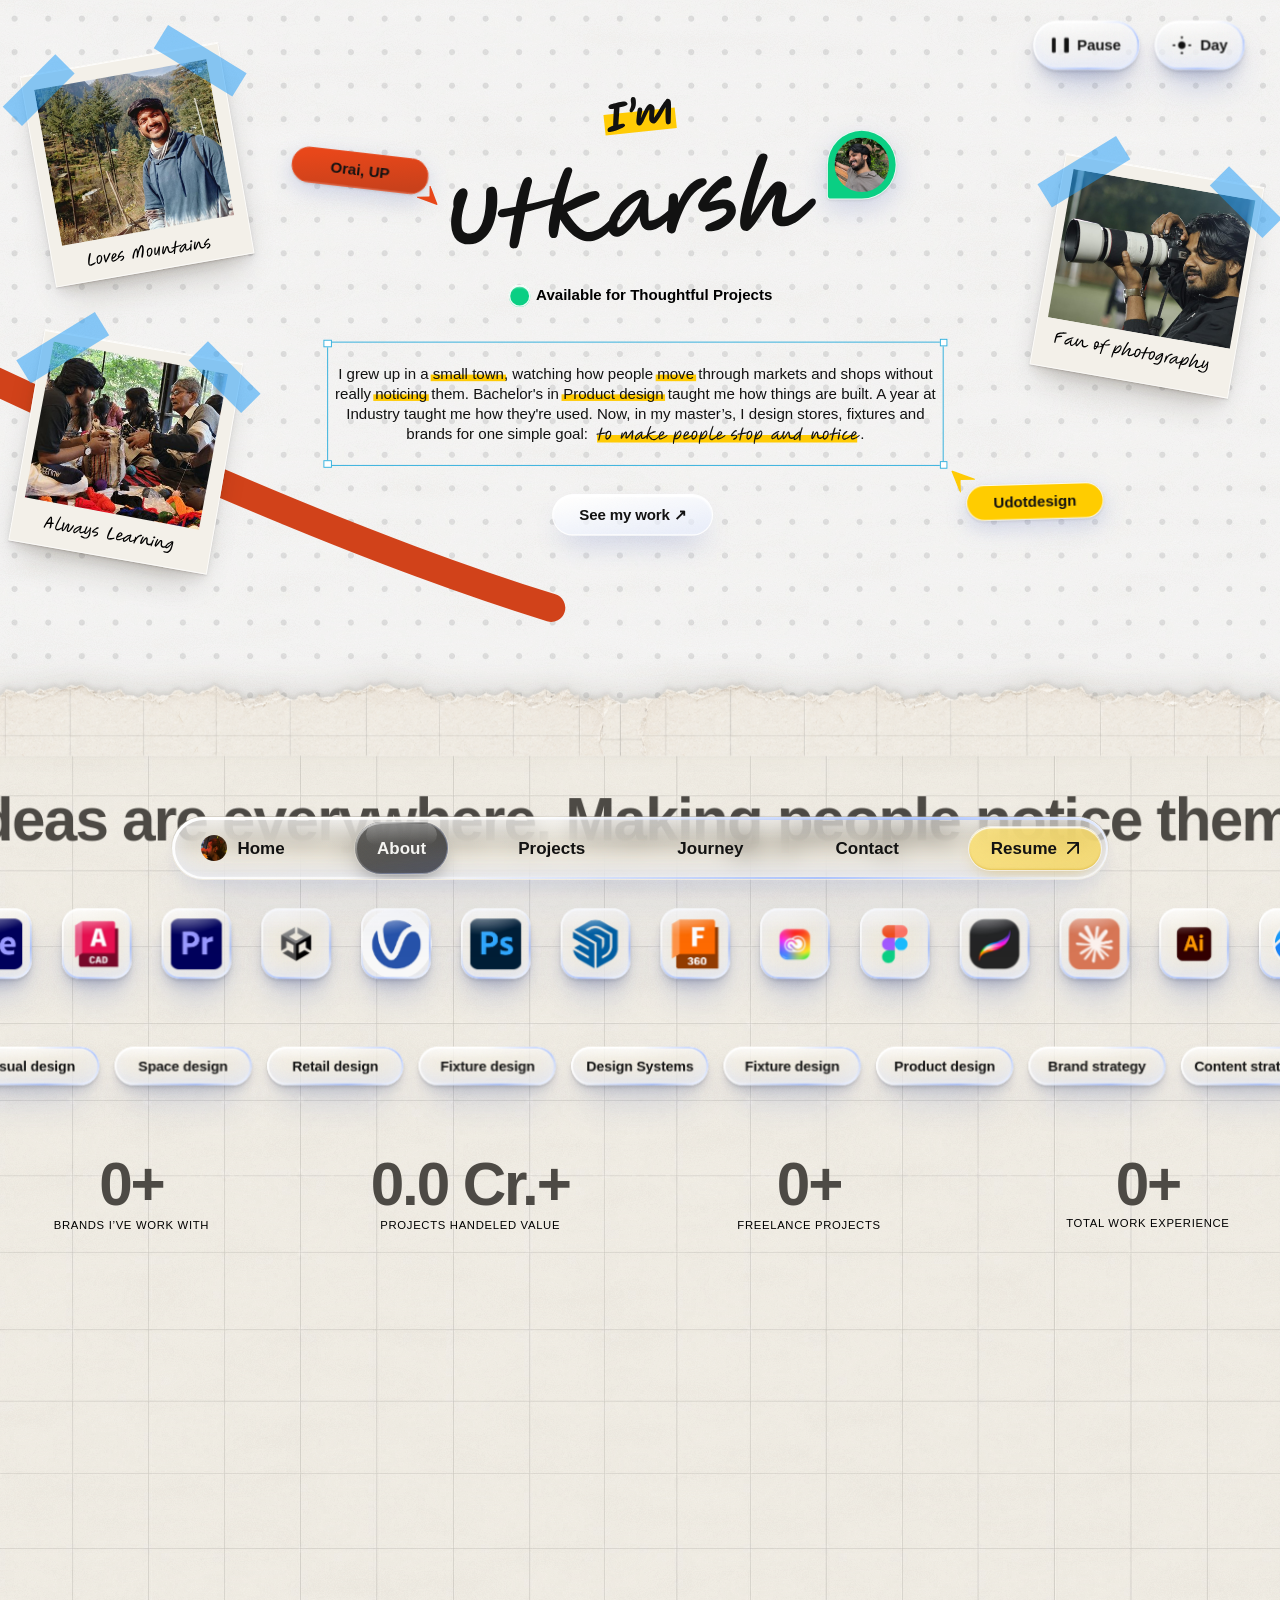
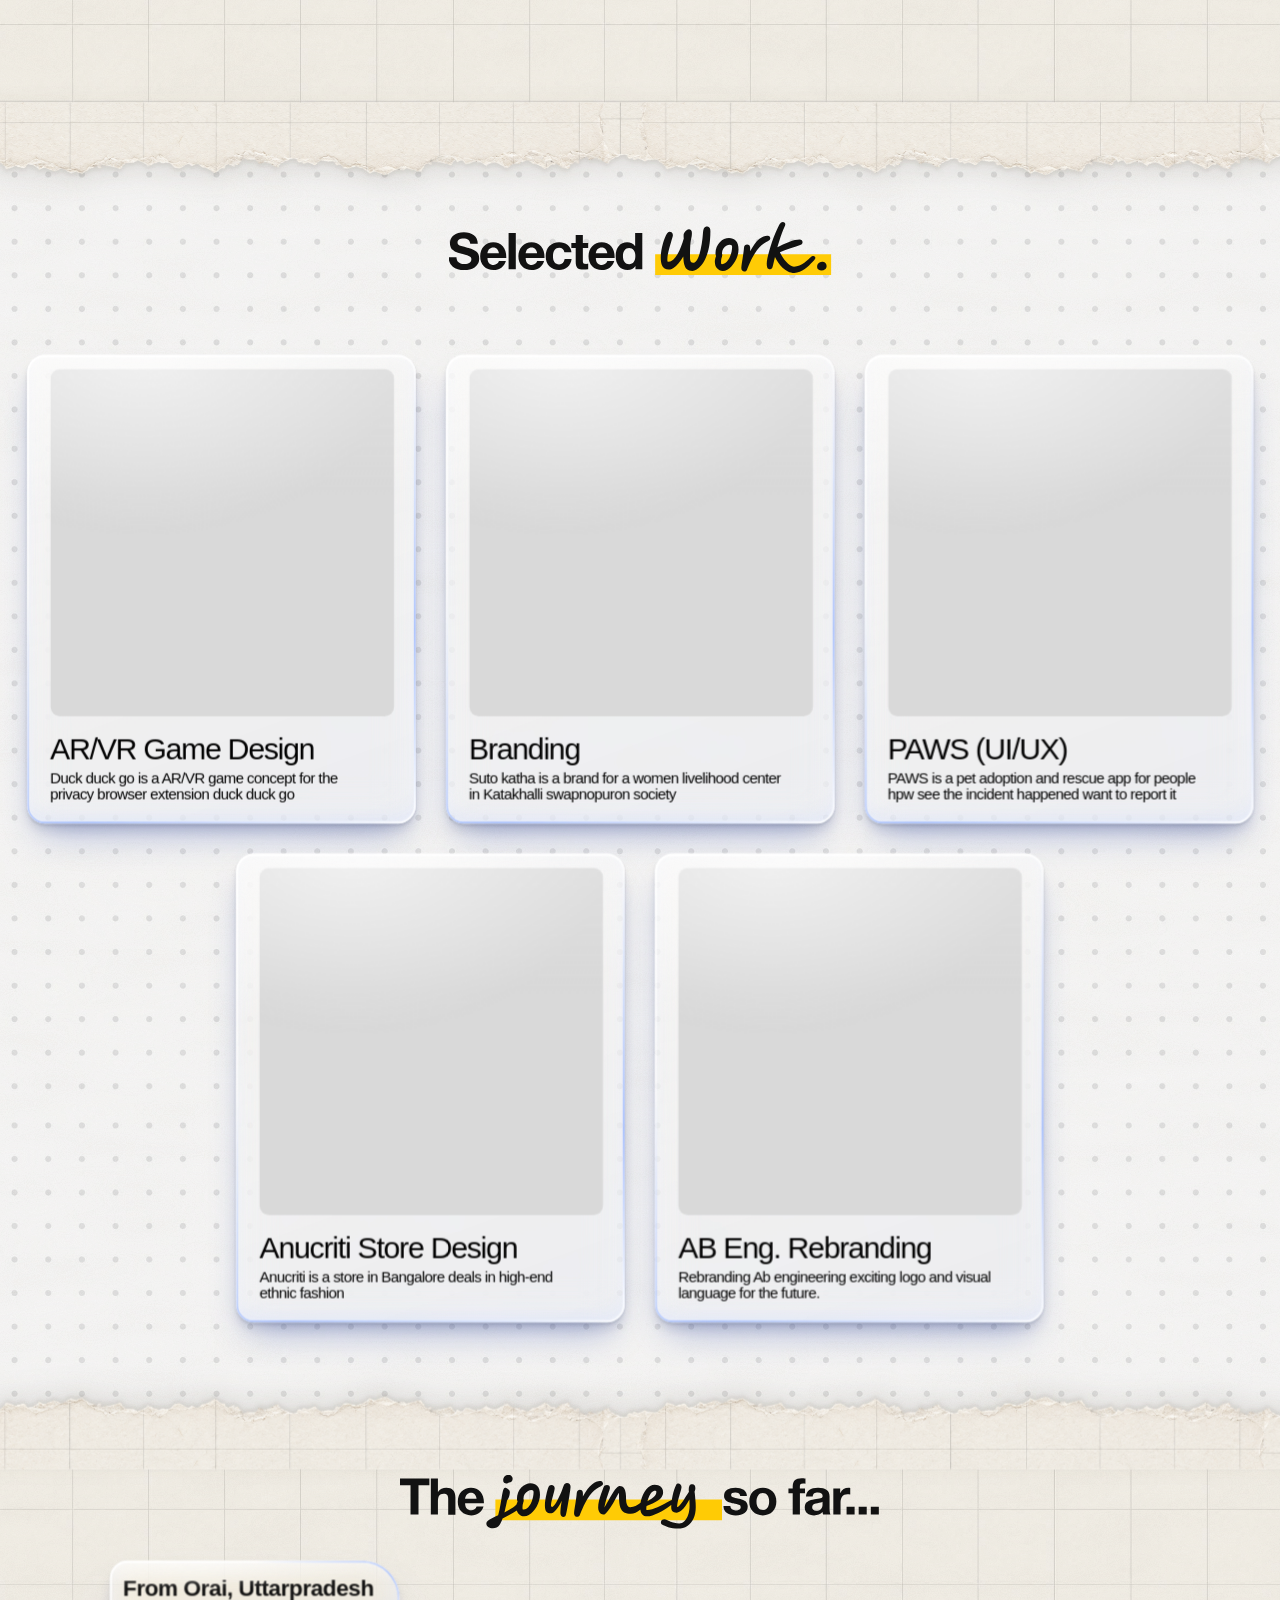
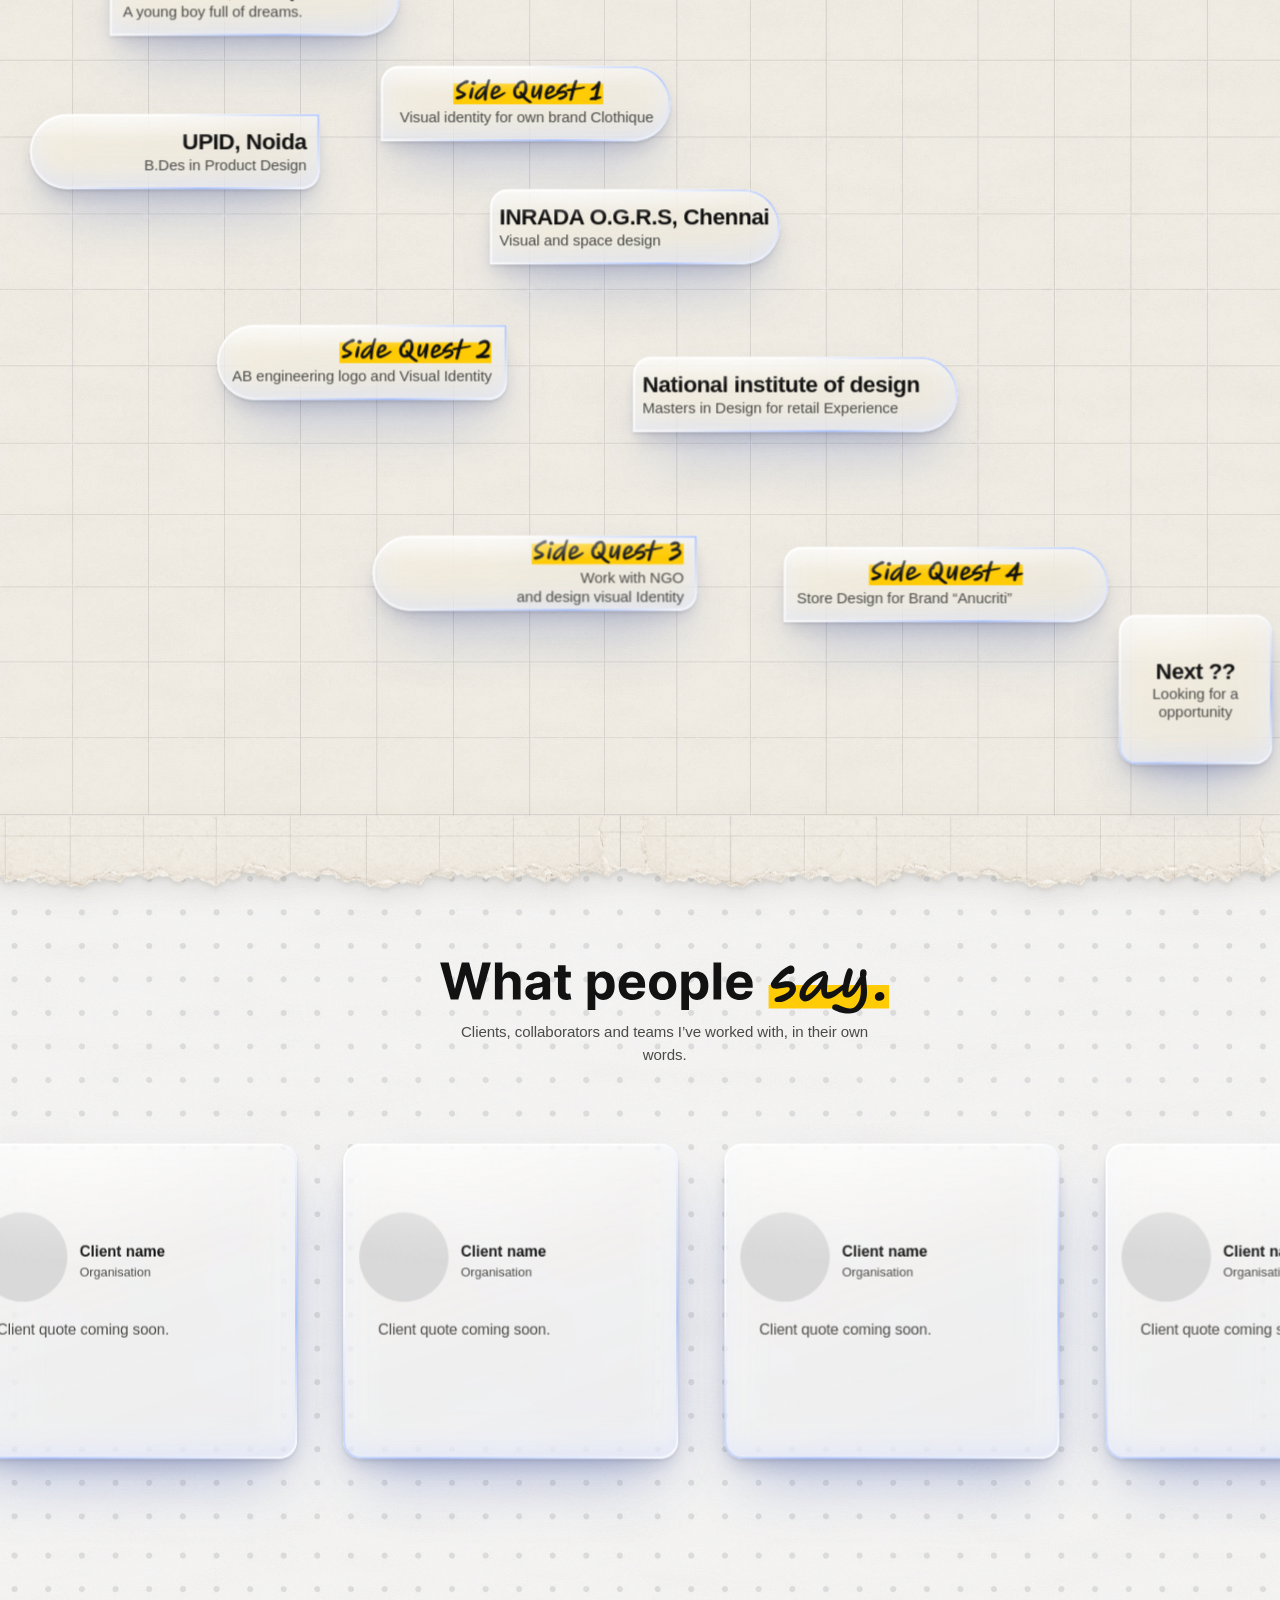
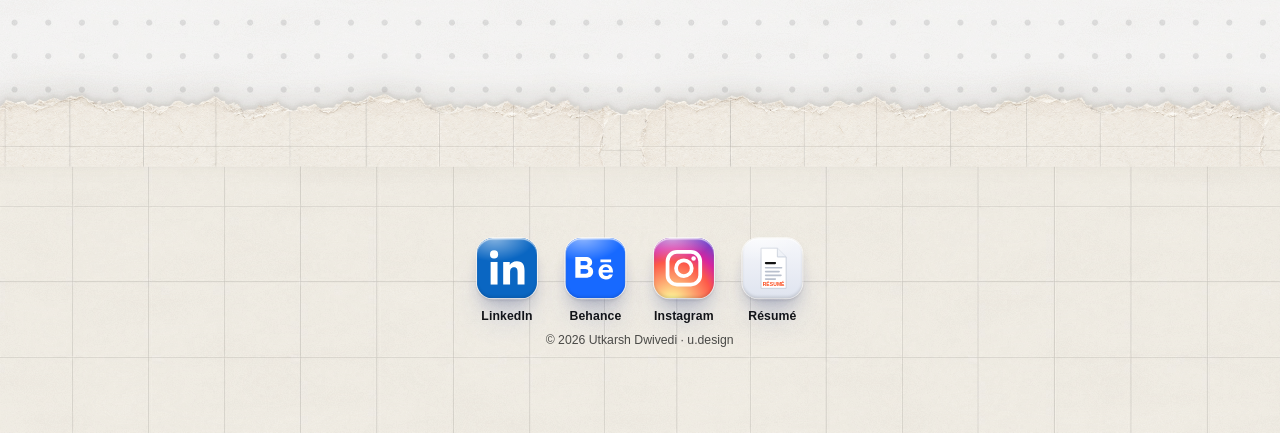
<file: about.html>
<!DOCTYPE html>
<html lang="en">
<head>
<meta charset="utf-8">
<meta name="viewport" content="width=device-width, initial-scale=1, viewport-fit=cover">
<title>Utkarsh | u.design</title>
<meta name="description" content="Utkarsh Dwivedi, designer at NID Bangalore: retail spaces, fixtures, products, brands and the stories around them.">
<link rel="icon" type="image/png" href="images/about-page/logo.png">
<link rel="stylesheet" href="dock.css">
<link rel="stylesheet" href="shutter.css">
<link rel="preload" as="image" href="images/about-page/logo.png">
<script>try{if(sessionStorage.getItem('udShutter')){sessionStorage.removeItem('udShutter');document.documentElement.classList.add('arrive')}}catch(_){}</script>
<style>
/* Helvetica Neue, mapped by weight (same as the live site) */
@font-face{font-family:"UHN";src:local("Helvetica Neue Bold"),local("HelveticaNeue-Bold"),local("Helvetica Bold"),local("Helvetica-Bold"),local("Arial Bold");font-weight:600 900}
@font-face{font-family:"UHN";src:local("Helvetica Neue"),local("HelveticaNeue"),local("Helvetica"),local("Arial");font-weight:100 599}
:root{--ink:#121212;--ink-2:#4a4a47;--num:#4d4a45;--yellow:#ffcb05;--coral:#d1421a;--paper:#fbfbf9;
  --display:"UHN","Helvetica Neue",Helvetica,Arial,sans-serif;--ease:cubic-bezier(.2,.8,.2,1);
  --spring:cubic-bezier(.34,1.4,.64,1);--out:cubic-bezier(.22,1,.36,1);--s:1;--bleed:0px}
*{box-sizing:border-box}
html{-webkit-text-size-adjust:100%;scroll-behavior:auto}
body{margin:0;background:var(--paper);color:var(--ink);font:400 16px/1.45 var(--display);-webkit-font-smoothing:antialiased;overflow-x:hidden}
img{display:block;max-width:none}
a{color:inherit}
.hn{font-family:var(--display);font-weight:700}
.sr{position:absolute;width:1px;height:1px;overflow:hidden;clip:rect(0 0 0 0);white-space:nowrap}

/* ---------- stage: the 1440-wide Figma frame, scaled to the window ---------- */
#wrap{position:relative;overflow:clip;height:calc(5560px * var(--s))}
.stage{position:absolute;top:0;left:calc(50% - 720px * var(--s));width:1440px;height:5560px;transform:scale(var(--s));transform-origin:0 0}
.a{position:absolute}
.bg{position:absolute;left:calc(var(--bleed) * -1);right:calc(var(--bleed) * -1)}
/* backgrounds from the Figma: FigJam-style dot grid, with grid-paper bands torn in between,
   and one warm paper grain laid over everything for depth */
.dots{top:0;bottom:0;background:var(--paper)}
.dots::before{content:"";position:absolute;inset:0;background:url(assets/paper-dots.jpg) 0 0/719px auto repeat;opacity:.45}
.band .grid{position:absolute;inset:64px 0;background:#f3f0e9 url(assets/paper-grid.jpg) 0 0/720px auto repeat}
.band::before,.band::after{content:"";position:absolute;left:0;right:0;height:84px;z-index:1;
  background:url(assets/torn-top.png) 0 0/702px auto repeat-x,url(assets/torn-top.png) 351px 4px/702px auto repeat-x;
  filter:drop-shadow(0 -3px 2px rgba(60,45,25,.10)) drop-shadow(0 -10px 14px rgba(60,45,25,.10))}
.band::before{top:0}
.band::after{bottom:0;transform:scaleY(-1)}
.band.open::after{display:none}
.band.open .grid{bottom:0}
.grain{top:0;bottom:0;z-index:0;pointer-events:none;mix-blend-mode:multiply;background:url("data:image/svg+xml,%3Csvg xmlns='http://www.w3.org/2000/svg' width='320' height='320'%3E%3Cfilter id='n'%3E%3CfeTurbulence type='fractalNoise' baseFrequency='.85' numOctaves='3' stitchTiles='stitch'/%3E%3CfeColorMatrix values='0 0 0 0 .52 0 0 0 0 .46 0 0 0 0 .36 0 0 0 .11 0'/%3E%3C/filter%3E%3Crect width='100%25' height='100%25' filter='url(%23n)'/%3E%3C/svg%3E") 0 0/320px 320px}
.grain::after{content:"";position:absolute;inset:0;background:url("data:image/svg+xml,%3Csvg xmlns='http://www.w3.org/2000/svg' width='900' height='900'%3E%3Cfilter id='f'%3E%3CfeTurbulence type='fractalNoise' baseFrequency='.008 .03' numOctaves='2' seed='7'/%3E%3CfeColorMatrix values='0 0 0 0 .6 0 0 0 0 .55 0 0 0 0 .45 0 0 0 .08 0'/%3E%3C/filter%3E%3Crect width='100%25' height='100%25' filter='url(%23f)'/%3E%3C/svg%3E") 0 0/900px 900px}
#route{left:-1091.4px;top:56.86px;width:3815.3px;height:4137.16px;z-index:1;overflow:visible;pointer-events:none}
#route path{fill:none;stroke:var(--coral);stroke-width:30;stroke-linecap:round}
section,.sec{position:absolute;left:0;width:1440px;z-index:2}

/* ---------- frosted glass, the same recipe as the home page: almost clear, bright rim, blue-tinted depth ---------- */
.g{position:relative;isolation:isolate;border:0;
  background:linear-gradient(160deg,rgba(255,255,255,.16) 0%,rgba(232,240,255,.10) 50%,rgba(196,214,255,.12) 100%);
  -webkit-backdrop-filter:blur(20px) saturate(185%);backdrop-filter:blur(20px) saturate(185%);
  box-shadow:0 2px 3px rgba(20,24,40,.10),0 10px 20px -6px rgba(20,30,80,.20),0 34px 64px -22px rgba(40,70,170,.38),
    inset 0 2px 2px rgba(255,255,255,.95),inset 0 -2px 3px rgba(255,255,255,.45),inset 0 0 36px rgba(255,255,255,.5),inset 0 -14px 28px -10px rgba(120,155,255,.25)}
.g::before{content:"";position:absolute;inset:0;border-radius:inherit;padding:2px;pointer-events:none;z-index:2;
  background:linear-gradient(150deg,#fff 0%,rgba(255,255,255,.45) 35%,rgba(150,180,255,.75) 72%,#fff 100%);
  -webkit-mask:linear-gradient(#000 0 0) content-box,linear-gradient(#000 0 0);-webkit-mask-composite:xor;mask-composite:exclude}
.a.g{position:absolute}
.g.lift{box-shadow:0 2px 3px rgba(20,24,40,.12),0 8px 14px -4px rgba(20,30,80,.20),0 22px 40px -14px rgba(40,70,170,.40),
    inset 0 2px 2px rgba(255,255,255,.95),inset 0 -2px 3px rgba(255,255,255,.45),inset 0 0 24px rgba(255,255,255,.5),inset 0 -10px 20px -8px rgba(120,155,255,.25)}
@media (prefers-reduced-transparency:reduce){.g{background:rgba(255,255,255,.92);-webkit-backdrop-filter:none;backdrop-filter:none}}
/* Apple-style finish: a specular sheen across the top of every glass surface, and a lift that answers the pointer */
.g::after{content:"";position:absolute;inset:0;border-radius:inherit;pointer-events:none;z-index:1;
  background:radial-gradient(120% 70% at 30% 0%,rgba(255,255,255,.55) 0%,rgba(255,255,255,0) 55%),linear-gradient(180deg,rgba(255,255,255,.22),rgba(255,255,255,0) 30%)}
.wcard,.icard,.pill,.app,.chip,.qcard,.ctl{transition:translate .6s var(--calm),box-shadow .6s var(--calm),opacity .7s ease-out var(--dl,0s),transform 1s var(--calm) var(--dl,0s)}
@media (hover:hover){
  .wcard:hover,.icard:hover,.qcard:hover{translate:0 -6px;box-shadow:0 3px 5px rgba(20,24,40,.12),0 14px 26px -6px rgba(20,30,80,.24),0 44px 80px -24px rgba(40,70,170,.46),
    inset 0 2px 2px rgba(255,255,255,.95),inset 0 -2px 3px rgba(255,255,255,.45),inset 0 0 36px rgba(255,255,255,.5),inset 0 -14px 28px -10px rgba(120,155,255,.25)}
  .pill:hover,.app:hover,.chip:hover,.ctl:hover{translate:0 -3px}
}
.ctl:active,.seework:active{transition-duration:.12s}
/* type: tracking tightens as size grows, loosens on small caps */
.m-line .grp span{letter-spacing:-.03em}
.stat b{letter-spacing:-.035em}
.stat small{letter-spacing:.06em;margin-top:4px}
.wcard h3{letter-spacing:-.035em}
.wcard p,.icard .tx p,.pill span,.lead2,.qcard q{letter-spacing:-.005em}
.pill b{letter-spacing:-.025em}
.chip,.ctl,.seework{letter-spacing:-.01em}
@media (prefers-reduced-motion:reduce){.wcard,.icard,.pill,.app,.chip,.qcard,.ctl{transition:none}.wcard:hover,.icard:hover,.qcard:hover,.pill:hover,.app:hover,.chip:hover,.ctl:hover{translate:none}}

/* ---------- hero ---------- */
.s-hero{top:0;height:720px}
.ctrls{left:1138px;top:22px;display:flex;gap:16px;z-index:5}
.ctl{height:52px;border-radius:26px;display:flex;align-items:center;justify-content:center;gap:9px;font:700 16px/1 var(--display);color:var(--ink);cursor:pointer;padding:0;
  transition:transform .2s var(--out)}
.ctl:active{transform:scale(.96)}
.ctl.pause{width:113px}.ctl.day{width:96px;gap:10px}
.ctl .bar{width:4.5px;height:16px;border-radius:1.5px;background:var(--ink)}
.ctl .bar+.bar{margin-left:0}
.ctl .bars{display:flex;gap:9px;margin-right:0}
.ctl .play{display:none;width:0;height:0;border-left:14px solid var(--ink);border-top:8px solid transparent;border-bottom:8px solid transparent}
.paused .ctl .bars{display:none}.paused .ctl .play{display:block}
.ctl .ic{width:20px;height:20px}

.name{left:509px;top:77px;width:412px;height:197px}
.pin{left:919px;top:138px;width:74px;height:74px;border:1.5px solid rgba(255,255,255,.9);border-radius:37px 37px 37px 4px;background:#0acf83;padding:7px;
  filter:drop-shadow(0 1px 1px rgba(40,32,20,.12)) drop-shadow(0 10px 14px rgba(41,69,171,.18))}
.pin img{width:100%;height:100%;border-radius:50%;object-fit:cover;object-position:62% 28%}
.status{left:561px;top:299px;display:flex;align-items:flex-start;white-space:nowrap}
.status img{width:63px;height:63px;margin-right:-14px}
.status span{padding-top:7px;font:700 16px/1.04 var(--display);color:#000}

.ibox{left:384px;top:360px;width:663px;height:138px}
.ibox .frame{position:absolute;left:3.78px;top:3.45px;width:655.44px;height:131.1px;border:1px solid #2eaedc}
.ibox .h{position:absolute;width:8.5px;height:7.76px;background:#fff;border:.5px solid #2eaedc}
.ibox .h1{left:0;top:1px}.ibox .h2{left:654.5px;top:0}.ibox .h3{left:654.5px;top:130.24px}.ibox .h4{left:0;top:129.38px}
.ibox p{position:absolute;left:6.5px;top:27px;width:650px;margin:0;text-align:center;font:400 16px/1.32 var(--display);color:var(--ink)}
.ibox mark{background:none;color:inherit;position:relative;white-space:nowrap}
.ibox mark::before{content:"";position:absolute;left:-2px;right:-2px;bottom:1px;height:7px;background:var(--yellow);z-index:-1;transform:scaleX(0);transform-origin:left;transition:transform .5s var(--out)}
.ibox p{isolation:isolate}
.ibox .hand{display:inline-block;width:283px;height:22px;vertical-align:-6px;margin-left:2px}

.orai{left:348px;top:154px;width:170px;height:80px}
.tag{width:146px;height:38px;border-radius:34px;display:flex;align-items:center;justify-content:center;font:700 16px/1.04 var(--display);white-space:nowrap;
  filter:drop-shadow(0 1px 1px rgba(40,32,20,.14)) drop-shadow(0 8px 12px rgba(41,69,171,.18))}
[data-drag]{cursor:grab;touch-action:none}
[data-drag].held{cursor:grabbing;z-index:9}
.orai.held .tag,.ud.held .tag{filter:drop-shadow(0 2px 2px rgba(40,32,20,.12)) drop-shadow(0 18px 22px rgba(41,69,171,.24))}
.orai .tag{position:absolute;left:1.7px;top:8.2px;transform:rotate(6.55deg);border:1.5px solid #e8471a;background:linear-gradient(171deg,#e8471a 13%,#c9411b 87%);color:#121212}
.orai .arw{position:absolute;left:130.93px;top:41.48px;width:30.13px;height:31.92px;display:grid;place-items:center}
.orai .arw img{width:18.65px;height:22.24px;transform:rotate(-28.64deg)}
.ud{left:1047px;top:490px;width:170px;height:66px}
.ud .cur{position:absolute;left:0;top:0;width:33.85px;height:35.7px;display:grid;place-items:center}
.ud .cur img{width:21px;height:25.1px;transform:rotate(150.19deg)}
.ud .tag{position:absolute;left:20.42px;top:24px;transform:rotate(-1.62deg);border:1.5px solid rgba(255,255,255,.9);background:#fc0;color:var(--ink)}

.seework{left:627px;top:525px;width:171px;height:44px;border-radius:34px;border:1.5px solid rgba(255,255,255,.9);display:flex;align-items:center;justify-content:center;
  background:linear-gradient(171deg,rgba(255,255,255,.85) 13%,rgba(227,235,255,.55) 87%);box-shadow:0 16px 32px -12px rgba(41,69,171,.28),inset 0 2px 2px #fff;
  font:700 16px/1 var(--display);color:#121212;text-decoration:none;transition:transform .2s var(--out),box-shadow .2s}
.seework:hover{box-shadow:0 20px 36px -12px rgba(41,69,171,.38),inset 0 2px 2px #fff}
.seework:active{transform:scale(.96)}

/* polaroids */
.pols{position:absolute;left:0;top:0;width:1440px;height:720px;pointer-events:none}
.pol{position:absolute;width:268px;height:285px;pointer-events:auto}
.pol .flt{position:absolute;inset:0;transition:scale .5s var(--out)}
.pol.held .flt{scale:1.035}
.pol .box{position:absolute;display:flex;align-items:center;justify-content:center}
.pol .card{width:214px;height:228px;background:#f3f0e9;border:1px solid rgba(255,255,255,.75);flex:none;transition:box-shadow .5s var(--out);
  box-shadow:0 1px 1px rgba(40,32,20,.10),0 2px 3px rgba(40,32,20,.07),0 8px 14px -4px rgba(40,32,20,.12),0 22px 36px -14px rgba(40,32,20,.24),inset 0 1px 0 rgba(255,255,255,.9)}
.pol.held .card{box-shadow:0 2px 3px rgba(40,32,20,.08),0 10px 18px -4px rgba(40,32,20,.12),0 34px 60px -18px rgba(40,32,20,.32),inset 0 1px 0 rgba(255,255,255,.9)}
.pol .ph{position:relative;overflow:hidden;flex:none}
.pol .ph img{position:absolute;pointer-events:none;user-select:none;-webkit-user-drag:none}
.pol .tape{flex:none;height:29.31px;background:#189afa;opacity:.5}
.pol .cap{position:absolute;transform:translateX(-50%)}
.p1{left:43px;top:26px}.p2{left:1134px;top:144px}.p3{left:49px;top:331px}

/* ---------- band 1: marquees, numbers, three cards ---------- */
.mq{position:absolute;left:calc(var(--bleed) * -1);right:calc(var(--bleed) * -1);overflow-x:clip;overflow-y:visible}
.mq .trk{display:flex;width:max-content;will-change:transform;animation:mq var(--dur,40s) linear infinite}
.mq.ltr .trk{animation-name:mqr}
@keyframes mq{from{transform:translateX(0)}to{transform:translateX(calc(var(--w) * -1px))}}
@keyframes mqr{from{transform:translateX(calc(var(--w) * -1px))}to{transform:translateX(0)}}
.mq .grp{display:flex;flex:none}
.m-line{height:64px}
.m-line .grp span{font:700 64px/1 var(--display);color:var(--num);white-space:nowrap;padding-right:64px}
.m-apps{height:75px}
.app{width:74px;height:75px;border-radius:19px;display:grid;place-items:center;margin-right:32px;flex:none}
.app img{width:54px;height:54px;object-fit:cover}
.app img.full{width:75px;height:75px;border-radius:19px}
.app img.slim{width:36px}
.m-chips{height:41px}
.chip{width:145.83px;height:41px;border-radius:50px;display:flex;align-items:center;justify-content:center;margin-right:16px;flex:none;
  font:700 15px/1 var(--display);color:var(--ink);white-space:nowrap}

.stat{display:flex;flex-direction:column;align-items:center;text-align:center}
.stat b{font:700 64px/1.04 var(--display);color:var(--num);display:block;height:67px;font-variant-numeric:tabular-nums}
.stat small{font:400 12px/1.04 var(--display);color:#000;display:block}
.stat.flick b{animation:flick 2.4s linear 1}
@keyframes flick{0%{opacity:.15}8%{opacity:.85}13%{opacity:.3}22%{opacity:.95}30%{opacity:.5}42%{opacity:1}50%{opacity:.7}62%{opacity:1}100%{opacity:1}}

.icard{width:341px;height:341px;border-radius:19px}
.icard .im{position:absolute;left:27px;top:27px;width:287px;height:134px;background:#d9d9d9;overflow:hidden}
.icard .im img{position:absolute;left:-1px;top:-112px;width:288px;height:369px;object-fit:cover}
.icard .tx{position:absolute;top:190px;display:flex;flex-direction:column;align-items:center;text-align:center}
.icard .tx p{margin:0;font:400 16px/1.45 var(--display);color:var(--ink)}

/* ---------- selected work ---------- */
.wcard{width:413px;height:498px;border-radius:19px;padding:15px 0 0 25px}
.wcard .im{width:365px;height:369px;border-radius:10px;background:#d9d9d9}
.wcard h3{margin:19px 0 0;width:345px;font:400 32px/1.04 var(--display);letter-spacing:-1.28px;color:#000}
.wcard p{margin:6px 0 0;width:345px;font:400 16px/1.04 var(--display);letter-spacing:-.64px;color:#000}

/* ---------- journey ---------- */
.pill{border-radius:19px 40px 40px 0;padding:10px 14px;display:flex;flex-direction:column;justify-content:center}
.pill.flip{border-radius:40px 0 19px 40px;align-items:flex-end;text-align:right}
.pill b{font:700 24px/1.2 var(--display);letter-spacing:-.48px;color:var(--ink);white-space:nowrap}
.pill span{font:400 16px/1.2 var(--display);color:var(--ink-2)}
.pill img{height:27px;width:auto;margin:-2px 0 4px}
.pill.next{border-radius:19px;align-items:center;text-align:center;padding:0 22px}

/* ---------- what people say ---------- */
.lead2{margin:0;font:400 16px/1.5 var(--display);color:var(--ink-2);text-align:center}
.m-say{top:4609px;height:360px}
.qcard{width:356px;height:335px;border-radius:19px;margin-right:49px;flex:none;position:relative}
.qcard .av{position:absolute;left:17px;top:73px;width:95px;height:95px;border-radius:50%;background:#d9d9d9}
.qcard .nm{position:absolute;left:125px;top:103px;width:180px;font:700 16px/1.5 var(--display)}
.qcard .nm small{display:block;font-weight:400;color:var(--ink-2)}
.qcard q{position:absolute;left:37px;top:186px;width:282px;font:400 16px/1.5 var(--display);quotes:none;color:var(--ink-2)}

/* ---------- end ---------- */
.foot{top:5300px;height:220px;display:flex;flex-direction:column;align-items:center;justify-content:center;gap:12px;text-align:center}
.foot nav{display:flex;gap:30px}
.foot nav a{display:flex;flex-direction:column;align-items:center;gap:12px;text-decoration:none;font:700 13px/1 var(--display);letter-spacing:.01em;color:var(--ink)}
.foot .tile{position:relative;display:block;width:64px;height:64px;border-radius:17px;overflow:hidden;transition:translate .6s var(--calm),box-shadow .6s var(--calm);
  box-shadow:0 0 0 1px rgba(255,255,255,.7),0 2px 3px rgba(20,24,40,.14),0 10px 18px -6px rgba(20,30,80,.24),0 26px 40px -16px rgba(40,70,170,.38)}
.foot .tile::after{content:"";position:absolute;inset:0;border-radius:inherit;pointer-events:none;
  background:radial-gradient(120% 70% at 30% 0%,rgba(255,255,255,.5),rgba(255,255,255,0) 55%);box-shadow:inset 0 1.5px 1px rgba(255,255,255,.7),inset 0 -2px 3px rgba(0,0,0,.12)}
.foot .tile svg{display:block;width:100%;height:100%}
@media (hover:hover){.foot nav a:hover .tile{translate:0 -5px;box-shadow:0 0 0 1px rgba(255,255,255,.7),0 3px 5px rgba(20,24,40,.14),0 16px 26px -8px rgba(20,30,80,.28),0 40px 60px -20px rgba(40,70,170,.44)}}
.foot nav a:active .tile{scale:.95;transition-duration:.12s}
.foot nav a:focus-visible .tile{outline:2px solid var(--coral);outline-offset:4px}
.foot small{font:400 13px/1 var(--display);color:var(--ink-2)}

/* ---------- motion ---------- */
/* slow, calm motion: long ease-outs with no bounce, like paper settling on a desk */
:root{--calm:cubic-bezier(.16,1,.3,1)}
.js .pop{opacity:0;transform:translateY(28px) scale(.97);transition:opacity .7s ease-out var(--dl,0s),transform 1s var(--calm) var(--dl,0s),translate .6s var(--calm),box-shadow .6s var(--calm)}
.js .pop.in{opacity:1;transform:none}
.js .pol.pop{transform:none;opacity:0;transition:opacity 1.2s ease-out}
.js .pol.pop.in{opacity:1}
.js .pol.pop .flt{transform:translateY(-40px) rotate(-4deg) scale(1.05);transition:transform 1.8s var(--calm),scale .5s var(--out)}
.js .pol.pop.in .flt{transform:none}
.flt .box,.flt .cap{animation:drift 11s ease-in-out infinite alternate}
.p2 .flt .box,.p2 .flt .cap{animation-duration:13s;animation-delay:-4s}.p3 .flt .box,.p3 .flt .cap{animation-duration:12s;animation-delay:-7s}
@keyframes drift{0%{translate:0 0}50%{translate:2px -4px}100%{translate:-2px 2px}}
.orai .hov{position:absolute;inset:0;animation:toName 4.2s ease-in-out infinite}
.ud .hov{position:absolute;inset:0;animation:toBox 4s ease-in-out infinite}
@keyframes toName{0%,100%{translate:0 0}50%{translate:6px 4px}}
@keyframes toBox{0%,100%{translate:0 0}50%{translate:-7px -6px}}
.paused *{animation-play-state:paused!important}

/* intro (about 3.5 seconds): the name writes in, the photos settle, the text box opens like a Figma frame, the words arrive, the markers sweep */
.js .name{clip-path:inset(0 100% 0 0);transition:clip-path 1.8s cubic-bezier(.45,0,.2,1) .2s}
.js .go .name{clip-path:inset(-20px -20px -20px -20px)}
.js .ibox .frame{transform:scaleX(0);transform-origin:50% 50%;transition:transform 1.1s var(--calm) 1.1s}
.js .go .ibox .frame{transform:none}
.js .ibox .h{opacity:0;transform:scale(.4);transition:opacity .6s ease-out,transform .9s var(--calm)}
.js .go .ibox .h{opacity:1;transform:none;transition-delay:1.9s}
.js .ibox p{clip-path:inset(-6px 50% -6px 50%);transition:clip-path 1.1s var(--calm) 1.1s}
.js .go .ibox p{clip-path:inset(-6px -6px -6px -6px)}
.ibox mark::before{transition:transform 1.1s cubic-bezier(.45,0,.2,1)!important}
.go .ibox mark::before{transform:scaleX(1)}
.js .hi{opacity:0;transform:translateY(16px);transition:opacity 1.1s ease-out,transform 1.5s var(--calm)}
.js .go .hi{opacity:1;transform:none}

/* ---------- night ---------- */
.night body,.night .dots{background:#151514}
.night .dots::before,.night .band .grid,.night .band::before,.night .band::after{filter:invert(.92) hue-rotate(180deg) brightness(.9)}
.night .band .grid{background-color:#1b1a18}
.night .grain{opacity:.25;mix-blend-mode:screen}
.night body,.night .ibox p,.night .stat small,.night .wcard h3,.night .wcard p,.night .pill b,.night .icard .tx p,.night .ctl,.night .chip,.night .seework,.night .status span,.night .qcard .nm{color:#f4f4f1}
.night .pill span,.night .lead2,.night .qcard q,.night .qcard .nm small,.night .foot small{color:#a9a9a3}
.night .stat b,.night .m-line .grp span{color:#c9c6bf}
.night .ctl .bar{background:#f4f4f1}.night .ctl .play{border-left-color:#f4f4f1}.night .ctl .ic{filter:invert(1)}
.night .g{border-color:rgba(255,255,255,.18);background:linear-gradient(135deg,rgba(255,255,255,.14),rgba(255,255,255,.04) 71%);box-shadow:0 12px 32px -14px rgba(0,0,0,.6),inset 0 1px 0 rgba(255,255,255,.25)}
.night .seework{background:linear-gradient(171deg,rgba(255,255,255,.18),rgba(255,255,255,.06));border-color:rgba(255,255,255,.3)}
.night .hdr,.night .name,.night .icard .tx img,.night .pill img:not(.keep){filter:invert(1) hue-rotate(180deg)}
.night .pol .card{background:#e9e5dc}
.night .wcard .im,.night .icard .im{background:#2a2927}
.night .qcard .av{background:#2a2927}

/* ---------- reduced motion: everything already drawn ---------- */
@media (prefers-reduced-motion:reduce){
  .mq .trk,.flt,.hov{animation:none!important}
  .flt .box,.flt .cap{animation:none!important}
  .js .pop,.js .pol.pop .flt,.js .name,.js .ibox .frame,.js .ibox .h,.js .ibox p,.js .hi{opacity:1!important;transform:none!important;clip-path:none!important;filter:none!important;transition:none!important}
}

/* ---------- phones: the frame becomes a stacked page ---------- */
@media (max-width:767px){
  #wrap{height:auto;overflow:hidden}
  .stage{position:relative;left:0;width:100%;height:auto;transform:none}
  #route{display:none}
  section,.sec{position:relative;top:auto!important;width:100%;height:auto!important}
  .a,.a.g{position:relative;left:auto!important;top:auto!important}
  .mq{position:relative;left:0;right:0;top:auto!important}
  [data-drag]{cursor:auto;touch-action:auto}
  .bg.dots{position:fixed;inset:0;z-index:-2}
  .bg.grain{position:fixed;inset:0;z-index:-1}
  .bg.band{display:none}
  .s-band,.s-journey,.foot{background:#f3f0e9 url(assets/paper-grid.jpg) 0 0/360px auto repeat}
  .s-band::before,.s-band::after,.s-journey::before,.s-journey::after,.foot::before{content:"";position:absolute;left:0;right:0;height:56px;z-index:1;pointer-events:none;
    background:url(assets/torn-top.png) 0 0/468px auto repeat-x,url(assets/torn-top.png) 234px 3px/468px auto repeat-x;
    filter:drop-shadow(0 -3px 2px rgba(60,45,25,.10)) drop-shadow(0 -8px 12px rgba(60,45,25,.10))}
  .s-band::before,.s-journey::before,.foot::before{top:-28px}
  .s-band::after,.s-journey::after{bottom:-28px;transform:scaleY(-1)}
  .night .s-band,.night .s-journey,.night .foot{background:#1b1a18}
  .night .s-band::before,.night .s-band::after,.night .s-journey::before,.night .s-journey::after,.night .foot::before{filter:invert(.92) hue-rotate(180deg) brightness(.9)}

  .s-hero{display:flex;flex-direction:column;align-items:center;padding:92px 16px 36px;gap:16px}
  .ctrls{position:absolute!important;top:14px!important;right:12px;left:auto!important;transform:scale(.8);transform-origin:top right;gap:10px}
  .name{width:min(300px,78vw);height:auto;margin-top:14px}
  .name img{width:100%;height:auto}
  .pin{position:absolute!important;top:70px!important;right:14px;left:auto!important;transform:scale(.62);transform-origin:top right}
  .orai{position:absolute!important;top:64px!important;left:4px!important;transform:scale(.7);transform-origin:top left}
  .status span{font-size:15px}
  .ibox{width:100%;max-width:520px;height:auto;padding:16px 12px}
  .ibox .frame{left:0;top:0;width:100%;height:100%}
  .ibox .h1{left:-4px;top:-4px}.ibox .h2{left:auto;right:-4px;top:-4px}.ibox .h3{left:auto;right:-4px;top:auto;bottom:-4px}.ibox .h4{left:-4px;top:auto;bottom:-4px}
  .ibox p{position:relative;left:0;top:0;width:auto;font-size:15px;line-height:1.5}
  .ibox .hand{width:240px;height:18.7px;vertical-align:-5px}
  .ud{align-self:flex-end;height:60px;margin-top:-10px;transform:scale(.85);transform-origin:top right}
  .seework{flex:none}
  .pols{position:relative;order:9;width:100%;height:170px;display:flex;justify-content:center;margin-top:4px}
  .js .pol,.js .pol.pop{position:relative;left:auto;top:auto;transform:scale(.46);margin:-77px -66px;flex:none}

  .s-band{padding:96px 0 110px;display:flex;flex-direction:column;gap:22px}
  .m-line{height:auto}.m-line .grp span{font-size:38px;padding-right:38px}
  .m-apps,.m-chips{height:auto}
  .stats{display:grid;grid-template-columns:1fr 1fr;gap:26px 10px;padding:12px 16px}
  .stat{width:auto!important}
  .stat b{font-size:42px;height:46px}
  .icards{display:flex;flex-direction:column;align-items:center;gap:20px;padding:10px 16px 0}
  .icard{width:100%;max-width:341px}

  .s-work{padding:56px 16px 40px;display:flex;flex-direction:column;align-items:center;gap:20px}
  .hdr{width:min(407px,86vw);height:auto}
  .wcard{width:100%;max-width:413px;height:auto;padding:14px 14px 22px}
  .wcard .im{width:100%;height:auto;aspect-ratio:365/369}
  .wcard h3{font-size:26px;width:auto}.wcard p{width:auto;line-height:1.3}

  .s-journey{padding:110px 16px 120px;display:flex;flex-direction:column;gap:14px}
  .s-journey .hdr{align-self:center;width:min(510px,90vw);margin-bottom:12px}
  .pill{width:auto!important;max-width:340px;height:auto!important;min-height:78px;align-self:flex-start;width:88%!important}
  .pill.flip{align-self:flex-end}
  .pill b{font-size:20px;white-space:normal}
  .pill.next{align-self:flex-end;width:170px!important;min-height:140px}

  .s-say{padding:60px 0 30px;display:flex;flex-direction:column;align-items:center;gap:12px}
  .s-say .hdr{width:min(478px,88vw)}
  .lead2{padding:0 20px;width:auto!important}
  .m-say{height:360px}
  .foot{position:relative;padding:110px 16px 120px;height:auto!important}
  .foot nav{gap:18px}
}
</style>
</head>
<body>
<script src="shutter.js" data-logo="images/about-page/logo.png"></script>
<div id="wrap">
<div class="stage" id="stage">
  <div class="bg dots"></div>
  <div class="bg band band1" style="top:719px;height:1174px"><div class="grid"></div></div>
  <div class="bg band band2" style="top:3177px;height:1174px"><div class="grid"></div></div>
  <div class="bg band band3 open" style="top:5193px;bottom:0"><div class="grid"></div></div>
  <div class="bg grain" aria-hidden="true"></div>

  <svg id="route" class="a" viewBox="0 0 3815.3 4137.16" aria-hidden="true"><path d="M662.784 410.442C662.784 410.442 673.284 156.942 861.284 226.942C1049.28 296.942 1881.01 760.216 2175.78 624.942C2394.78 524.442 2249.87 412.429 2311.28 218.942C2404.28 -74.058 3357.02 -72.4599 3485.28 362.442C3601.78 757.442 3990.84 1030.75 3686.28 1376.94C3430.28 1667.94 3277.78 1756.94 3113.28 1573.94C3010.88 1460.02 2811.78 1408.44 2603.28 1445.44C2394.78 1482.44 2102.78 1570.94 1848.28 1596.44C1593.78 1621.94 1541.78 1604.44 1310.78 1537.94C1079.78 1471.44 890.784 1319.940 719.784 1360.94C548.784 1401.94 891.784 1792.44 838.284 1838.44C784.784 1884.44 615.784 1755.44 596.784 2019.94C452.384 2421.94 399.784 2362.44 935.784 2333.94C935.784 2333.94 1481.94 2437.48 1783.28 2410.44C2219.15 2371.34 2647.78 1875.94 3050.28 1975.94C3452.78 2075.94 3516.58 2164.94 3572.78 2379.94C3640.59 2639.33 3344.84 2900.97 3100.78 3011.94C2715.93 3186.93 2231.47 2813.6 1809.78 2783.44C1267.43 2744.65 655.784 3189.94 170.284 3111.44C-289.716 3369.04 382.117 3602.78 763.784 3587.94C763.784 3587.94 1081.79 3305.55 1393.78 3423.94C1700.78 3540.44 1588.28 3696.44 2006.28 4058.44C2424.28 4420.44 3710.28 3121.94 3710.28 3121.94"/></svg>

  <!-- 1. hero -->
  <section class="s-hero" id="top" aria-label="About">
    <div class="a ctrls hi">
      <button class="ctl pause g lift" type="button" aria-pressed="false"><span class="bars" aria-hidden="true"><span class="bar"></span><span class="bar"></span></span><span class="play" aria-hidden="true"></span><span class="lb">Pause</span></button>
      <button class="ctl day g lift" type="button" aria-pressed="false"><img class="ic" src="assets/day.svg" alt=""><span class="lb">Day</span></button>
    </div>

    <div class="pols">
      <div class="pol p1 pop" data-drag aria-label="Photo: loves mountains"><div class="flt">
        <div class="box" style="left:18px;top:18.58px;width:249.73px;height:261.13px"><div class="card" style="transform:rotate(-9.81deg)"></div></div>
        <div class="box" style="left:34px;top:36.58px;width:212.98px;height:198.47px"><div class="ph" style="width:186.32px;height:168.37px;transform:rotate(-10.11deg)"><img src="assets/photo-mountains.jpg" alt="Utkarsh in the mountains" style="width:100%;height:147.4%;top:-47.26%;left:0;object-fit:cover"></div></div>
        <img class="cap" src="assets/hand/cap-mountains.svg" alt="Loves mountains" style="left:155.95px;top:223.5px;width:133px;height:33px">
        <div class="box" style="left:0;top:31.58px;width:76.92px;height:76.88px"><div class="tape" style="width:79.44px;transform:rotate(-44.97deg)"></div></div>
        <div class="box" style="left:160.44px;top:0;width:98.94px;height:76.41px"><div class="tape" style="width:98.14px;transform:rotate(31.62deg)"></div></div>
      </div></div>
      <div class="pol p2 pop" data-drag aria-label="Photo: fan of photography"><div class="flt">
        <div class="box" style="left:0;top:18.58px;width:249.73px;height:261.13px"><div class="card" style="transform:rotate(-170.19deg) scaleY(-1)"></div></div>
        <div class="box" style="left:19.33px;top:35px;width:220.17px;height:191.42px"><div class="ph" style="width:195.7px;height:160.42px;transform:rotate(9.81deg)"><img src="assets/photo-camera.jpg" alt="Utkarsh with a camera" style="width:122.95%;height:100%;left:-8.9%;top:0;object-fit:cover"></div></div>
        <img class="cap" src="assets/hand/cap-photo.svg" alt="Fan of photography" style="left:109.11px;top:205.5px;width:167px;height:48px">
        <div class="box" style="left:190.81px;top:32px;width:76.92px;height:76.88px"><div class="tape" style="width:79.44px;transform:rotate(-135.03deg) scaleY(-1)"></div></div>
        <div class="box" style="left:8.34px;top:0;width:98.94px;height:76.41px"><div class="tape" style="width:98.14px;transform:rotate(148.38deg) scaleY(-1)"></div></div>
      </div></div>
      <div class="pol p3 pop" data-drag aria-label="Photo: always learning"><div class="flt">
        <div class="box" style="left:0;top:18.58px;width:249.73px;height:261.13px"><div class="card" style="transform:rotate(-170.19deg) scaleY(-1)"></div></div>
        <div class="box" style="left:17.92px;top:32.62px;width:215.26px;height:199.4px"><div class="ph" style="width:187.61px;height:167.77px;transform:rotate(-169.41deg) scaleY(-1)"><img src="assets/photo-learning.jpg" alt="Utkarsh at a craft workshop" style="width:123.52%;height:300.96%;left:-5.78%;top:-106.17%"></div></div>
        <img class="cap" src="assets/hand/cap-learning.svg" alt="Always learning" style="left:106.81px;top:214.5px;width:140px;height:43px">
        <div class="box" style="left:190.81px;top:31.58px;width:76.92px;height:76.88px"><div class="tape" style="width:79.44px;transform:rotate(-135.03deg) scaleY(-1)"></div></div>
        <div class="box" style="left:8.34px;top:0;width:98.94px;height:76.41px"><div class="tape" style="width:98.14px;transform:rotate(148.38deg) scaleY(-1)"></div></div>
      </div></div>
    </div>

    <div class="a orai hi" data-drag style="transition-delay:2.8s"><div class="hov"><div class="tag">Orai, UP</div><div class="arw"><img src="assets/arrow-orai.svg" alt=""></div></div></div>
    <h1 class="a name" style="margin:0"><img src="assets/hand/im-utkarsh.svg" alt="I'm Utkarsh" width="412" height="197"></h1>
    <div class="a pin hi" style="transition-delay:1.3s"><img src="assets/avatar-s.png" alt=""></div>
    <div class="a status hi" style="transition-delay:1s"><img src="assets/dot.svg" alt=""><span>Available for Thoughtful Projects</span></div>

    <div class="a ibox">
      <div class="frame"></div><span class="h h1"></span><span class="h h2"></span><span class="h h3"></span><span class="h h4"></span>
      <p id="intro">I grew up in a <mark>small town</mark>, watching how people <mark>move</mark> through markets and shops without really <mark>noticing</mark> them. Bachelor's in <mark>Product design</mark> taught me how things are built. A year at Industry taught me how they're used. Now, in my master’s, I design stores, fixtures and brands for one simple goal: <img class="hand" src="assets/hand/intro-hand.svg" alt="to make people stop and notice">.</p>
    </div>

    <div class="a ud hi" data-drag style="transition-delay:3s"><div class="hov"><div class="cur"><img src="assets/cursor.svg" alt=""></div><div class="tag">Udotdesign</div></div></div>
    <a class="a seework hi" href="#projects" data-jump style="transition-delay:3.3s">See my work ↗</a>
  </section>

  <!-- 2. about band -->
  <section class="s-band" id="skills" style="top:719px;height:1174px" aria-label="About">
    <div class="mq m-line" style="top:120px;--dur:46s" aria-label="Ideas are everywhere. Making people notice them is the design."><div class="trk"><div class="grp" aria-hidden="true"><span>Ideas are everywhere. Making people notice them is the design.</span></div></div></div>
    <div class="mq m-apps ltr" style="top:246px;--dur:34s" aria-label="Tools I use"><div class="trk"><div class="grp">
      <div class="app g lift"><img src="assets/a1.png" alt="AutoCAD"></div>
      <div class="app g lift"><img src="assets/a2.png" alt="Premiere Pro"></div>
      <div class="app g lift"><img src="assets/a3.png" alt="Unity"></div>
      <div class="app g lift"><img src="assets/a4.png" alt="V-Ray" style="width:48px"></div>
      <div class="app g lift"><img class="full" src="assets/a5.png" alt="Photoshop"></div>
      <div class="app g lift"><img src="assets/a6.png" alt="SketchUp"></div>
      <div class="app g lift"><img src="assets/a7.png" alt="Fusion 360" style="height:58px"></div>
      <div class="app g lift"><img src="assets/a8.png" alt="Creative Cloud" style="height:58px"></div>
      <div class="app g lift"><img src="assets/a9.png" alt="Figma"></div>
      <div class="app g lift"><img class="slim" src="assets/a10.png" alt="Procreate"></div>
      <div class="app g lift"><img src="assets/a11.png" alt="Claude"></div>
      <div class="app g lift"><img src="assets/a12.png" alt="Illustrator"></div>
      <div class="app g lift"><img src="assets/a13.png" alt="KeyShot" style="width:56px"></div>
      <div class="app g lift"><img src="assets/a14.png" alt="ChatGPT" style="height:55px"></div>
      <div class="app g lift"><img src="assets/a15.png" alt="After Effects"></div>
    </div></div></div>
    <div class="mq m-chips" style="top:393px;--dur:38s" aria-label="What I do"><div class="trk"><div class="grp">
      <span class="chip g lift">Visual design</span><span class="chip g lift">Space design</span><span class="chip g lift">Retail design</span><span class="chip g lift">Fixture design</span><span class="chip g lift">Design Systems</span><span class="chip g lift">Fixture design</span><span class="chip g lift">Product design</span><span class="chip g lift">Brand strategy</span><span class="chip g lift">Content strategy</span><span class="chip g lift">Experience design</span>
    </div></div></div>

    <div class="stats">
      <div class="a stat pop" data-when="view" style="left:27.5px;top:506px;width:305px"><b data-to="5" data-suf="+">5+</b><small>BRANDS I’VE WORK WITH</small></div>
      <div class="a stat pop" data-when="view" style="left:387.5px;top:506px;width:305px"><b data-to="1.5" data-dec="1" data-suf=" Cr.+">1.5 Cr.+</b><small>PROJECTS HANDELED VALUE</small></div>
      <div class="a stat pop" data-when="view" style="left:747.5px;top:506px;width:305px"><b data-to="8" data-suf="+">8+</b><small>FREELANCE PROJECTS</small></div>
      <div class="a stat pop" data-when="view" style="left:1107.5px;top:506px;width:305px"><b data-to="4" data-suf="+">4+</b><small style="margin-top:2px">TOTAL WORK EXPERIENCE</small></div>
    </div>

    <div class="icards">
      <div class="a icard g pop seq" data-after="stats" style="left:80px;top:658px">
        <div class="im" style="top:30px"><img src="assets/photo-nid.jpg" alt="Utkarsh at the NID Bangalore sign"></div>
        <div class="tx" style="left:34px;top:192px;width:273px;gap:16px"><img src="assets/hand/t-rightnow.svg" alt="Right now" width="200" height="40"><p>M.des in Retail Design at NID Bangalore, heading into my Graduation Project.</p></div>
      </div>
      <div class="a icard g pop seq" data-after="stats" style="left:550px;top:658px">
        <div class="im"></div>
        <div class="tx" style="left:38px;top:191px;width:266px;gap:22px"><img src="assets/hand/t-before.svg" alt="Before that" width="227" height="34"><p>B.Des in Product Design at UPID Noida, then a year at INRADA O.G.R.S Chennai.</p></div>
      </div>
      <div class="a icard g pop seq" data-after="stats" style="left:1020px;top:658px">
        <div class="im"></div>
        <div class="tx" style="left:34px;top:190px;width:274px;gap:10px"><img src="assets/hand/t-side.svg" alt="On the side" width="225" height="34"><p>U.design, my freelance brand and content Strategy, Brand Identity for suto katha and Anucriti, my t-shirt graphics label.</p></div>
      </div>
    </div>
  </section>

  <!-- 3. selected work -->
  <section class="s-work" id="projects" style="top:1893px;height:1284px" aria-label="Selected work">
    <h2 class="a pop" data-when="view" style="left:516.5px;top:43px;margin:0"><img class="hdr" src="assets/hand/h-work.svg" alt="Selected Work." width="407" height="57"></h2>
    <article class="a wcard g lift pop seq" data-step="0" style="left:68.5px;top:184px"><div class="im"></div><h3>AR/VR Game Design</h3><p>Duck duck go is a AR/VR game concept for the privacy browser extension duck duck go</p></article>
    <article class="a wcard g lift pop seq" data-step="1" style="left:513.5px;top:184px"><div class="im"></div><h3>Branding</h3><p>Suto katha is a brand for a women livelihood center in Katakhalli swapnopuron society</p></article>
    <article class="a wcard g lift pop seq" data-step="2" style="left:958.5px;top:184px"><div class="im"></div><h3>PAWS (UI/UX)</h3><p>PAWS is a pet adoption and rescue app for people hpw see the incident happened want to report it</p></article>
    <article class="a wcard g lift pop seq" data-step="0" style="left:291px;top:714px"><div class="im"></div><h3>Anucriti Store Design</h3><p>Anucriti is a store in Bangalore deals in high-end ethnic fashion</p></article>
    <article class="a wcard g lift pop seq" data-step="1" style="left:736px;top:714px"><div class="im"></div><h3>AB Eng. Rebranding</h3><p>Rebranding Ab engineering exciting logo and visual language for the future.</p></article>
  </section>

  <!-- 4. journey -->
  <section class="s-journey" id="journey" style="top:3177px;height:1174px" aria-label="The journey so far">
    <h2 class="a pop" data-when="view" style="left:465px;top:90px;margin:0"><img class="hdr" src="assets/hand/h-journey.svg" alt="The journey so far..." width="510" height="58"></h2>
    <div class="a pill g pop seq" style="left:157px;top:181px;width:308px;height:80px"><b>From Orai, Uttarpradesh</b><span>A young boy full of dreams.</span></div>
    <div class="a pill flip g pop seq" style="left:72px;top:344px;width:308px;height:80px"><b>UPID, Noida</b><span>B.Des in Product Design</span></div>
    <div class="a pill g pop seq" style="left:445px;top:293px;width:308px;height:80px;padding-left:20px"><img class="keep" src="assets/hand/sq1.svg" alt="Side Quest 1"><span>Visual identity for own brand Clothique</span></div>
    <div class="a pill g pop seq" style="left:561px;top:424px;width:308px;height:80px;padding-left:10px"><b>INRADA O.G.R.S, Chennai</b><span>Visual and space design</span></div>
    <div class="a pill flip g pop seq" style="left:271px;top:568px;width:308px;height:80px;padding-right:16px"><img class="keep" src="assets/hand/sq2.svg" alt="Side Quest 2"><span>AB engineering logo and Visual Identity</span></div>
    <div class="a pill g pop seq" style="left:713px;top:602px;width:345px;height:80px;padding-left:10px"><b>National institute of design</b><span>Masters in Design for retail Experience</span></div>
    <div class="a pill flip g pop seq" style="left:436px;top:792px;width:345px;height:80px"><img class="keep" src="assets/hand/sq3.svg" alt="Side Quest 3"><span>Work with NGO<br>and design visual Identity</span></div>
    <div class="a pill g pop seq" style="left:873px;top:804px;width:345px;height:80px"><img class="keep" src="assets/hand/sq4.svg" alt="Side Quest 4"><span>Store Design for Brand “Anucriti”</span></div>
    <div class="a pill next g pop seq" style="left:1229px;top:876px;width:163px;height:159px"><b>Next ??</b><span>Looking for a opportunity</span></div>
  </section>

  <!-- 5. what people say -->
  <section class="s-say" id="say" style="top:4351px;height:842px" aria-label="What people say">
    <h2 class="a pop" data-when="view" style="left:507px;top:54px;margin:0"><img class="hdr" src="assets/hand/h-say.svg" alt="What people say." width="478" height="74"></h2>
    <p class="a lead2 pop" data-when="view" style="left:512px;top:134px;width:469px">Clients, collaborators and teams I’ve worked with, in their own words.</p>
    <div class="mq m-say" style="top:258px;--dur:52s" aria-label="Client quotes"><div class="trk" style="padding-top:6px"><div class="grp">
      <figure class="qcard g" style="margin:0 49px 0 0"><span class="av"></span><figcaption class="nm">Client name<small>Organisation</small></figcaption><q>Client quote coming soon.</q></figure>
      <figure class="qcard g" style="margin:0 49px 0 0"><span class="av"></span><figcaption class="nm">Client name<small>Organisation</small></figcaption><q>Client quote coming soon.</q></figure>
      <figure class="qcard g" style="margin:0 49px 0 0"><span class="av"></span><figcaption class="nm">Client name<small>Organisation</small></figcaption><q>Client quote coming soon.</q></figure>
      <figure class="qcard g" style="margin:0 49px 0 0"><span class="av"></span><figcaption class="nm">Client name<small>Organisation</small></figcaption><q>Client quote coming soon.</q></figure>
    </div></div></div>
  </section>

  <!-- end -->
  <footer class="sec foot" id="contact">
    <nav aria-label="Elsewhere"><a href="https://www.linkedin.com/in/utkarsh-dwivedi-88906b31a" target="_blank" rel="noopener" aria-label="LinkedIn"><span class="tile"><svg viewBox="0 0 96 96" aria-hidden="true"><rect width="96" height="96" fill="#0A66C2"/><rect x="22" y="38" width="11" height="36" fill="#fff"/><circle cx="27.5" cy="26" r="6.5" fill="#fff"/><path d="M42 38h10.5v5c1.8-3.2 5.6-6 11.3-6 10 0 12.2 6.4 12.2 15V74H65V55c0-4.6-.6-8.6-5.7-8.6-5.2 0-6.3 3.7-6.3 8.4V74H42z" fill="#fff"/></svg></span><b>LinkedIn</b></a><a href="https://www.behance.net/utkarshdwivedi4" target="_blank" rel="noopener" aria-label="Behance"><span class="tile"><svg viewBox="0 0 96 96" aria-hidden="true"><rect width="96" height="96" fill="#1769FF"/><path d="M16 30h16.5c6.4 0 10.3 3.2 10.3 8.6 0 3.3-1.6 5.6-4.4 6.8 3.9 1.1 6 4.1 6 8.2 0 6.1-4.7 9.6-11.6 9.6H16zm8.4 13.3h7.1c2.6 0 4-1.2 4-3.4s-1.4-3.3-4-3.3h-7.1zm0 13.4h7.7c3 0 4.6-1.3 4.6-3.7 0-2.5-1.6-3.8-4.6-3.8h-7.7z" fill="#fff"/><path d="M56 34h17v4.4H56z" fill="#fff"/><path d="M64.6 41.6c7.4 0 11.8 5.1 11.4 13.3H59.3c.3 3.6 2.4 5.6 5.7 5.6 2.4 0 4-1 4.7-2.7h6c-1.3 5.2-5.6 8.2-10.9 8.2-7.2 0-11.8-4.9-11.8-12.2 0-7.2 4.7-12.2 11.6-12.2zm5.2 9.2c-.4-3.1-2.3-4.8-5.2-4.8s-4.8 1.8-5.2 4.8z" fill="#fff"/></svg></span><b>Behance</b></a><a href="https://www.instagram.com/udotdesign/" target="_blank" rel="noopener" aria-label="Instagram"><span class="tile"><svg viewBox="0 0 96 96" aria-hidden="true"><defs><radialGradient id="igg" cx="30%" cy="107%" r="150%"><stop offset="0" stop-color="#FDF497"/><stop offset=".05" stop-color="#FDF497"/><stop offset=".45" stop-color="#FD5949"/><stop offset=".6" stop-color="#D6249F"/><stop offset=".9" stop-color="#285AEB"/></radialGradient></defs><rect width="96" height="96" fill="url(#igg)"/><rect x="22" y="22" width="52" height="52" rx="15" fill="none" stroke="#fff" stroke-width="6"/><circle cx="48" cy="48" r="12.5" fill="none" stroke="#fff" stroke-width="6"/><circle cx="63.5" cy="32.5" r="3.6" fill="#fff"/></svg></span><b>Instagram</b></a><a href="resume/Utkarsh_Dwivedi_Resume.pdf" target="_blank" rel="noopener" aria-label="Résumé"><span class="tile"><svg viewBox="0 0 96 96" aria-hidden="true"><defs><linearGradient id="rsg" x1="0" y1="0" x2="0" y2="1"><stop offset="0" stop-color="#f6f7fb"/><stop offset="1" stop-color="#dfe4ef"/></linearGradient></defs><rect width="96" height="96" fill="url(#rsg)"/><path d="M30 16h26l14 14v50H30z" fill="#fff" stroke="#c9cfdb" stroke-width="1.5"/><path d="M56 16v14h14" fill="#eef1f7" stroke="#c9cfdb" stroke-width="1.5"/><rect x="36" y="38" width="18" height="3.5" rx="1.7" fill="#121212"/><rect x="36" y="46" width="28" height="2.6" rx="1.3" fill="#b9c0cd"/><rect x="36" y="52" width="24" height="2.6" rx="1.3" fill="#b9c0cd"/><rect x="36" y="58" width="27" height="2.6" rx="1.3" fill="#b9c0cd"/><rect x="36" y="64" width="18" height="2.6" rx="1.3" fill="#b9c0cd"/><text x="50" y="76" text-anchor="middle" font-size="8" font-weight="700" fill="#fb4616" font-family="Helvetica Neue,Arial,sans-serif">RÉSUMÉ</text></svg></span><b>Résumé</b></a></nav>
    <small>© 2026 Utkarsh Dwivedi · u.design</small>
  </footer>
</div>
</div>

<div id="site"><nav class="glass dock" aria-label="Sections"><a href="index.html" data-nav="top"><span class="me-ic me-ph" aria-hidden="true"></span>Home</a><a href="#top" data-nav="about" class="on">About</a><a href="#projects" data-nav="projects">Projects</a><a href="#journey" data-nav="journey">Journey</a><a href="#contact" data-nav="contact">Contact</a><a href="resume/Utkarsh_Dwivedi_Resume.pdf" target="_blank" rel="noopener" data-nav="resume" class="cta">Resume<svg class="arr" viewBox="0 0 13 13" aria-hidden="true"><path d="M12 12V1H1M1 12 12 1" fill="none" stroke="currentColor" stroke-width="2" stroke-linecap="round" stroke-linejoin="round"/></svg></a></nav></div>

<script>
(()=>{
const root=document.documentElement;root.classList.add('js');
const reduce=matchMedia('(prefers-reduced-motion: reduce)').matches;
const phone=matchMedia('(max-width: 767px)');
const wrap=document.getElementById('wrap'),stage=document.getElementById('stage'),hero=document.getElementById('top');
const path=document.querySelector('#route path');
let s=1;

/* intro paragraph: wrap words so they can fade in one by one */
const intro=document.getElementById('intro');
(function words(node){[...node.childNodes].forEach(n=>{
  if(n.nodeType===3){const f=document.createDocumentFragment();n.textContent.split(/(\s+)/).forEach(t=>{if(!t)return;if(/^\s+$/.test(t)){f.append(t);return}const w=document.createElement('span');w.className='w';w.textContent=t;f.append(w)});n.replaceWith(f)}
  else if(n.nodeName==='MARK')words(n);
  else if(n.nodeName==='IMG'){}
})})(intro);
intro.querySelectorAll('.w').forEach((w,i)=>w.style.transitionDelay=(0).toFixed(3)+'s');
intro.querySelectorAll('mark').forEach((m,i)=>m.style.setProperty('--d',(2.2+i*.15)+'s'));
const st=document.createElement('style');st.textContent=[...intro.querySelectorAll('mark')].map((m,i)=>`#intro mark:nth-of-type(${i+1})::before{transition-delay:${(2.2+i*.22).toFixed(2)}s}`).join('');document.head.append(st);

/* marquees: repeat each group until it covers the screen twice, then loop by one group width */
function fillMarquees(){document.querySelectorAll('.mq').forEach(m=>{
  const trk=m.querySelector('.trk');const g=trk.querySelector('.grp');
  trk.querySelectorAll('.grp.clone').forEach(c=>c.remove());
  const w=g.getBoundingClientRect().width/(phone.matches?1:s);
  const need=Math.ceil((m.getBoundingClientRect().width/(phone.matches?1:s))/w)+1;
  for(let i=0;i<need;i++){const c=g.cloneNode(true);c.classList.add('clone');c.setAttribute('aria-hidden','true');trk.append(c)}
  trk.style.setProperty('--w',w.toFixed(2));
})}

/* scale the 1440 frame to the window */
function layout(){
  const vw=root.clientWidth;
  if(phone.matches){s=1;root.style.setProperty('--s',1);root.style.setProperty('--bleed','0px')}
  else{s=Math.min(1.15,vw/1360);root.style.setProperty('--s',s);root.style.setProperty('--bleed',Math.max(0,(vw/s-1440)/2)+'px')}
  fillMarquees();measure();
}

/* the coral line: drawn down to the bottom of the screen, a little ahead of the reader; things pop when it reaches them */
const TOT=path.getTotalLength(),N=1400,OX=-1091.4,OY=56.86;
const PX=new Float32Array(N+1),PY=new Float32Array(N+1),CM=new Float32Array(N+1);
/* only the parts of the line you can see count, so its trips off the edge of the page never hold it back */
for(let i=0,m=-1e9;i<=N;i++){const p=path.getPointAtLength(TOT*i/N);PX[i]=p.x+OX;PY[i]=p.y+OY;if(PX[i]>-20&&PX[i]<1460)m=Math.max(m,PY[i]);CM[i]=m}
path.style.strokeDasharray=TOT+' '+TOT;path.style.strokeDashoffset=TOT;
let started=false; /* nothing draws until the shutter is up and the intro begins */
let cur=0,target=0,floor=0,raf=0,pops=[],boost=false,drawingIn=true;
const lenFor=y=>{let lo=0,hi=N;if(CM[0]>y)return 0;while(lo<hi){const mid=(lo+hi+1)>>1;if(CM[mid]<=y)lo=mid;else hi=mid-1}return TOT*lo/N};
const posIn=el=>{let x=0,y=0;for(let e=el;e&&e!==stage;e=e.offsetParent){x+=e.offsetLeft;y+=e.offsetTop}return{x:x+el.offsetWidth/2,y:y+el.offsetHeight/2,top:y}};
function measure(){
  pops=[...document.querySelectorAll('.pop:not(.in)')].filter(el=>!hero.contains(el)).map(el=>{
    const c=posIn(el);let best=1e9,bi=-1;
    for(let i=0;i<=N;i+=2){const d=Math.hypot(PX[i]-c.x,PY[i]-c.y);if(d<best){best=d;bi=i}}
    return{el,L:el.dataset.when==='view'?null:best<280?TOT*bi/N:null,y:c.top+60,top:c.top,view:el.dataset.when==='view',step:el.dataset.step!==undefined?+el.dataset.step:undefined,after:el.dataset.after}
  });
}
const readY=()=>(scrollY-wrap.offsetTop)/s+innerHeight/s;
/* things that arrive together come one after another, about half a second apart */
let seqAt=0,statN=0,statsDone=0;
function queue(el){const now=performance.now()/1000;let d=0;
  if(el.classList.contains('seq')||el.classList.contains('stat')){d=Math.max(0,seqAt-now);seqAt=now+d+(el.classList.contains('stat')?.25:.3)}
  el.style.setProperty('--dl',d.toFixed(2)+'s');show(el)}
function show(el){if(el.classList.contains('in'))return;el.classList.add('in');const b=el.querySelector('b[data-to]');if(b)count(el,b)}
function tick(){
  raf=0;if(!started)return;
  const r=readY();target=Math.max(target,lenFor(Math.max(r,floor)));
  /* the line eases towards the reading line but never rushes: about 15px of path per frame, a little quicker when it falls far behind, fast only after a jump */
  const gap=target-cur,ix=Math.round(cur/TOT*N),off=PX[ix]<-40||PX[ix]>1480;
  cur+=reduce?gap:Math.min(gap,Math.max(gap*.08,off?40:0),boost||off?160:drawingIn?11:26+gap*.025);if(Math.abs(target-cur)<.6){cur=target;boost=false;if(floor)drawingIn=false}
  path.style.strokeDashoffset=TOT-cur;
  pops=pops.filter(p=>{
    if(p.after==='stats'&&!(statsDone&&performance.now()>=statsDone))return true;
    const due=p.step!==undefined?r>p.top+260+p.step*130:p.view?r>p.top+150:(p.L!==null&&cur>=p.L-30)||r>p.y+300||(p.L===null&&r>p.y+60);
    if(due){queue(p.el);return false}return true});
  if(cur!==target)raf=requestAnimationFrame(tick);
}
const kick=()=>{if(!raf)raf=requestAnimationFrame(tick)};

/* numbers count up and flicker on */
function count(el,b){
  const to=+b.dataset.to,dec=+(b.dataset.dec||0),suf=b.dataset.suf||'';
  if(reduce){b.textContent=to.toFixed(dec)+suf;return}
  /* each number waits for its card to settle, then climbs one step at a time over about five seconds */
  const lag=parseFloat(el.style.getPropertyValue('--dl'))||0,t0=performance.now()+500+lag*1000,D=3450;
  statsDone=Math.max(statsDone,t0+D+400);setTimeout(kick,t0+D+450-performance.now());
  b.textContent=(0).toFixed(dec)+suf;setTimeout(()=>el.classList.add('flick'),t0-performance.now());
  (function f(t){const k=Math.max(0,Math.min(1,(t-t0)/D)),e=.5-Math.cos(Math.PI*k)/2;b.textContent=(to*e).toFixed(dec)+suf;if(k<1)requestAnimationFrame(f)})(t0);
}

/* phones: no line, things pop as they scroll in */
let io=null;
function phoneMode(){
  if(io)io.disconnect();
  if(!phone.matches)return;
  io=new IntersectionObserver(es=>es.forEach(e=>{if(e.isIntersecting){show(e.target);io.unobserve(e.target)}}),{rootMargin:'0px 0px -12% 0px'});
  document.querySelectorAll('.pop:not(.in)').forEach(el=>{if(!hero.contains(el))io.observe(el)});
}

/* polaroids and the two tags: pick them up and throw them. They track the pointer 1:1, tilt with speed,
   carry their momentum on release (Apple's projection) and settle with a critically damped spring inside the intro */
document.querySelectorAll('[data-drag]').forEach(p=>{
  let id=null,sx=0,sy=0,ox=0,oy=0,x=0,y=0,vx=0,vy=0,rot=0,hist=[],spr=0;
  const put=()=>{p.style.translate=`${x.toFixed(1)}px ${y.toFixed(1)}px`;p.style.rotate=`${rot.toFixed(2)}deg`};
  const bounds=()=>{const L=p.offsetLeft,T=p.offsetTop,W=p.offsetWidth,H=p.offsetHeight;return{x0:-L-W*.3,x1:1440-L-W*.7,y0:-T-H*.2,y1:720-T-H*.6}};
  const project=v=>v/1000*.996/(1-.996);
  p.addEventListener('pointerdown',e=>{if(phone.matches||e.button)return;e.preventDefault();cancelAnimationFrame(spr);id=e.pointerId;try{p.setPointerCapture(id)}catch(_){}
    sx=e.clientX;sy=e.clientY;ox=x;oy=y;hist=[{t:e.timeStamp,x:e.clientX,y:e.clientY}];p.classList.add('held')});
  p.addEventListener('pointermove',e=>{if(e.pointerId!==id)return;x=ox+(e.clientX-sx)/s;y=oy+(e.clientY-sy)/s;
    hist.push({t:e.timeStamp,x:e.clientX,y:e.clientY});if(hist.length>6)hist.shift();
    const a=hist[0],b=hist[hist.length-1],dt=Math.max(16,b.t-a.t);rot+=(Math.max(-6,Math.min(6,(b.x-a.x)/dt*6))-rot)*.25;put()});
  const up=e=>{if(e.pointerId!==id)return;id=null;p.classList.remove('held');
    const a=hist[0],b=hist[hist.length-1],dt=Math.max(16,b.t-a.t);vx=(b.x-a.x)/dt*1000/s;vy=(b.y-a.y)/dt*1000/s;
    if(e.timeStamp-b.t>80){vx=vy=0}
    const B=bounds(),tx=Math.max(B.x0,Math.min(B.x1,x+project(vx))),ty=Math.max(B.y0,Math.min(B.y1,y+project(vy)));
    if(reduce){x=tx;y=ty;rot=0;put();return}
    const k=Math.pow(2*Math.PI/.55,2),c=4*Math.PI*.9/.55;let last=performance.now(),vr=0;
    (function step(t){const dt=Math.min(.032,(t-last)/1000);last=t;
      vx+=(-k*(x-tx)-c*vx)*dt;vy+=(-k*(y-ty)-c*vy)*dt;vr+=(-k*rot-c*vr)*dt;x+=vx*dt;y+=vy*dt;rot+=vr*dt;put();
      if(Math.abs(x-tx)+Math.abs(y-ty)+Math.abs(rot)>.08||Math.abs(vx)+Math.abs(vy)>2)spr=requestAnimationFrame(step);else{x=tx;y=ty;rot=0;put()}})(last)};
  p.addEventListener('pointerup',up);p.addEventListener('pointercancel',up);
});

/* pause and day/night */
const pb=document.querySelector('.ctl.pause'),db=document.querySelector('.ctl.day');
pb.addEventListener('click',()=>{const on=root.classList.toggle('paused');pb.setAttribute('aria-pressed',on);pb.querySelector('.lb').textContent=on?'Play':'Pause'});
db.addEventListener('click',()=>{const on=root.classList.toggle('night');db.setAttribute('aria-pressed',on);db.querySelector('.lb').textContent=on?'Night':'Day'});

/* links: scroll straight to the section (See my work skips everything in between) */
const go=id=>{const el=document.getElementById(id);if(!el)return;boost=true;const y=el.getBoundingClientRect().top+scrollY-(id==='top'?0:16);scrollTo({top:y,behavior:reduce?'auto':'smooth'})};
document.querySelectorAll('a[href^="#"]').forEach(a=>a.addEventListener('click',e=>{e.preventDefault();go(a.getAttribute('href').slice(1));history.replaceState(null,'',a.getAttribute('href'))}));

/* dock: the dark pill follows the section you are reading */
const dock=document.querySelector('nav.dock');
const spy=[['top','about'],['skills','about'],['projects','projects'],['journey','journey'],['say','contact'],['contact','contact']];
function spyDock(){
  let at='about';for(const[id,nav]of spy){const el=document.getElementById(id);if(el.getBoundingClientRect().top<innerHeight*.45)at=nav}
  dock.querySelectorAll('a').forEach(a=>a.classList.toggle('on',a.dataset.nav===at));
  dock.dockMove&&dock.dockMove();
}

addEventListener('scroll',()=>{kick();spyDock()},{passive:true});
addEventListener('resize',()=>{layout();kick()});
phone.addEventListener('change',()=>{layout();phoneMode();kick()});
layout();phoneMode();

/* start: open the hero, draw the line through it */
const start=()=>shutterUp(()=>{requestAnimationFrame(()=>{started=true;hero.classList.add('go');document.querySelectorAll('.pol').forEach((p,i)=>setTimeout(()=>p.classList.add('in'),reduce?0:300+i*450));floor=720;kick();
  if(location.hash&&location.hash.length>1)setTimeout(()=>go(location.hash.slice(1)),reduce?0:600)})});
(document.fonts&&document.fonts.ready?document.fonts.ready:Promise.resolve()).then(start);
})();
</script>
<script>(()=>{/* dock: a glass pill follows hover and settles on the current item (unchanged from the live site) */
document.querySelectorAll('nav.dock').forEach(d=>{
  const ind=document.createElement('span');ind.className='dock-ind';ind.setAttribute('aria-hidden','true');d.prepend(ind);
  const cur=()=>d.querySelector('a.on:not(.cta)')||d.querySelector('a[aria-current="page"]');
  const move=a=>{d.querySelectorAll("a").forEach(x=>x.classList.toggle("at",x===a));if(!a){ind.style.opacity=0;return;}ind.style.opacity=1;ind.style.width=a.offsetWidth+'px';ind.style.transform=`translate(${a.offsetLeft}px,-50%)`;};
  ind.style.transition='none';move(cur());void ind.offsetWidth;ind.style.transition='';
  d.addEventListener('pointerover',e=>{const a=e.target.closest('a');if(a&&!a.classList.contains('cta'))move(a);});
  d.addEventListener('pointerleave',()=>move(cur()));
  d.addEventListener('focusin',e=>{const a=e.target.closest('a');if(a&&!a.classList.contains('cta'))move(a);});
  d.addEventListener('focusout',()=>move(cur()));
  addEventListener('resize',()=>move(cur()));
  d.dockMove=()=>move(cur());
});
})();</script>
</body>
</html>
</file>
<file: shutter.css>
/* shop shutter between Home and About: a white roller shutter that rolls down out of its housing, then rolls back up on the next page */
.shutter{--box:clamp(56px,10vh,92px);--rail:clamp(22px,2.6vw,38px);position:fixed;inset:0;z-index:200;pointer-events:none;visibility:hidden;opacity:0;transition:opacity .25s ease,visibility 0s linear .25s}
.shutter.on,html.arrive .shutter{visibility:visible;opacity:1;pointer-events:auto;transition:opacity .25s ease}
.sh-box{position:absolute;left:0;right:0;top:0;height:var(--box);z-index:3;background:linear-gradient(#fff,#f4f4f2);border-bottom:2.5px solid #1b1b1b;
  box-shadow:0 2px 0 #fff inset,0 10px 18px -6px rgba(0,0,0,.18)}
.sh-box i{position:absolute;width:10px;height:10px;border:2px solid #1b1b1b;border-radius:50%;background:#fff}
.sh-box i:nth-child(1){left:10px;top:10px}.sh-box i:nth-child(2){right:10px;top:10px}.sh-box i:nth-child(3){left:10px;bottom:10px}.sh-box i:nth-child(4){right:10px;bottom:10px}
.sh-rail{position:absolute;top:var(--box);bottom:0;width:var(--rail);z-index:2;background:linear-gradient(90deg,#fff,#f1f1ef 60%,#fff);border:2px solid #1b1b1b;border-top:0}
.sh-rail::before{content:"";position:absolute;top:0;bottom:0;width:2px;background:#1b1b1b}
.sh-rail.l{left:0}.sh-rail.l::before{right:6px}.sh-rail.r{right:0}.sh-rail.r::before{left:6px}
.sh-rail::after{content:"";position:absolute;left:50%;width:6px;height:6px;margin-left:-5px;border:1.5px solid #1b1b1b;border-radius:50%;top:30%;box-shadow:0 34vh 0 -1px #fff,0 34vh 0 0 #1b1b1b}
.sh-door{position:absolute;top:var(--box);left:var(--rail);right:var(--rail);height:calc(100% - var(--box));z-index:1;transform:translateY(-101%);will-change:transform;
  background:repeating-linear-gradient(180deg,#fff 0 20px,#f3f3f1 20px 23px,#1b1b1b 23px 25px,#fdfdfc 25px 27px);
  box-shadow:0 18px 30px -10px rgba(0,0,0,.28)}
html.arrive .sh-door{transform:none}
.sh-logo{position:absolute;left:50%;top:44%;width:clamp(74px,9vw,118px);transform:translate(-50%,-50%);opacity:.38;filter:grayscale(1) contrast(.9)}
.sh-bar{position:absolute;left:0;right:0;bottom:0;height:clamp(30px,4.4vh,40px);background:linear-gradient(#fff,#f0f0ee);border-top:2.5px solid #1b1b1b;display:flex;align-items:center;justify-content:space-between;padding:0 10px}
.sh-bar .lk{width:28px;height:20px;border:1.8px solid #1b1b1b;border-radius:3px;background:radial-gradient(circle at 30% 50%,#1b1b1b 2px,transparent 2.6px),radial-gradient(circle at 70% 50%,#1b1b1b 2px,transparent 2.6px)}
.sh-bar .hd{width:76px;height:14px;border:2px solid #1b1b1b;border-radius:4px;position:relative}
.sh-bar .hd::before{content:"";position:absolute;left:12px;right:12px;top:3px;height:4px;border:1.6px solid #1b1b1b;border-radius:3px}
@media (prefers-reduced-motion:reduce){.shutter{display:none}}
</file>
<file: dock.css>
/* locked glass + dock, copied unchanged from index.html */
.glass{position:relative;isolation:isolate;
  background:rgba(255,255,255,.40);
  background:linear-gradient(135deg,rgba(255,255,255,.48) 0%,rgba(255,255,255,.32) 100%);
  -webkit-backdrop-filter:blur(32px) saturate(210%) brightness(1.08) contrast(106%);
  backdrop-filter:blur(32px) saturate(210%) brightness(1.08) contrast(106%);
  border:1.5px solid rgba(255,255,255,.75);
  box-shadow:
    0 24px 48px -12px rgba(0,0,0,.10),
    0 4px 14px -2px rgba(0,0,0,.04),
    inset 0 1.5px 1.5px 0 rgba(255,255,255,1),
    inset 1.5px 0 2px 0 rgba(255,255,255,.60),
    inset 0 -1.5px 1.5px 0 rgba(255,255,255,.40),
    inset 0 0 24px 0 rgba(255,255,255,.25);
  transition:background .25s var(--ease),border-color .25s var(--ease),box-shadow .25s var(--ease)}
.glass::after{content:"";position:absolute;inset:0;border-radius:inherit;pointer-events:none;z-index:-1;
  background:
    radial-gradient(130% 85% at 20% 0%,rgba(255,255,255,.50) 0%,rgba(255,255,255,0) 60%),
    linear-gradient(180deg,rgba(255,255,255,.20) 0%,rgba(255,255,255,0) 35%)}
/* frosted glass: milky frost, thick light-catching rim, soft specular sheen (light mode only) */
:root:not([data-theme="dark"]) .street:not(.night) .glass,:root:not([data-theme="dark"]) #site .glass:not(.night .glass){
  background:linear-gradient(160deg,rgba(255,255,255,.05) 0%,rgba(232,240,255,.05) 50%,rgba(196,214,255,.05) 100%);
  border-color:transparent;
  -webkit-backdrop-filter:blur(14px) saturate(180%);backdrop-filter:blur(14px) saturate(180%);
  box-shadow:0 34px 64px -24px rgba(40,70,170,.30),0 10px 22px -8px rgba(40,70,170,.14),
    inset 0 2px 2px rgba(255,255,255,.95),inset 0 -2px 3px rgba(255,255,255,.45),inset 0 0 36px rgba(255,255,255,.5),inset 0 -14px 28px -10px rgba(120,155,255,.25)}
:root:not([data-theme="dark"]) .street:not(.night) .glass:not(.bubble)::before,:root:not([data-theme="dark"]) #site .glass:not(.night .glass):not(.bubble)::before{
  content:"";position:absolute;inset:0;border-radius:inherit;padding:2.5px;pointer-events:none;
  background:linear-gradient(150deg,rgba(255,255,255,1) 0%,rgba(255,255,255,.45) 35%,rgba(150,180,255,.75) 72%,rgba(255,255,255,1) 100%);
  -webkit-mask:linear-gradient(#000 0 0) content-box,linear-gradient(#000 0 0);-webkit-mask-composite:xor;mask-composite:exclude}
@media (prefers-reduced-transparency:reduce){.glass{background:#fff!important;-webkit-backdrop-filter:none!important;backdrop-filter:none!important}}
.night .glass{
  background:rgba(255,255,255,.08);
  background:linear-gradient(135deg,rgba(255,255,255,.14) 0%,rgba(255,255,255,.04) 100%);
  border:1.5px solid rgba(255,255,255,.22);
  color:#f4f4f1;
  -webkit-backdrop-filter:blur(32px) saturate(210%) brightness(1.10) contrast(106%);
  backdrop-filter:blur(32px) saturate(210%) brightness(1.10) contrast(106%);
  box-shadow:
    0 28px 56px -12px rgba(0,0,0,.60),
    0 4px 14px rgba(0,0,0,.30),
    inset 0 1.5px 1.5px 0 rgba(255,255,255,.40),
    inset 1px 0 1.5px 0 rgba(255,255,255,.20),
    inset 0 -1px 1px 0 rgba(255,255,255,.10),
    inset 0 0 24px 0 rgba(255,255,255,.06)}
.night .glass::after{
  background:radial-gradient(130% 85% at 20% 0%,rgba(255,255,255,.18) 0%,rgba(255,255,255,0) 60%)}
.dock{position:fixed;z-index:12;left:50%;bottom:calc(16px + env(safe-area-inset-bottom,0px));transform:translateX(-50%);display:flex;gap:2px;padding:5px;border-radius:999px;max-width:calc(100vw - 20px);overflow-x:auto;scrollbar-width:none}
.street .dock{position:absolute}
.dock a{flex:none;text-decoration:none;font:600 14px/1 var(--display);color:var(--ink);padding:11px 16px;border-radius:999px;transition:background .2s,color .2s}
.dock a:hover{background:rgba(255,255,255,.55)}
.dock a[aria-current="page"]{background:rgba(18,18,18,.88);color:#f4f4f1}
.night .dock a{color:#f4f4f1}.night .dock a:hover{background:rgba(255,255,255,.12)}.night .dock a[aria-current="page"]{background:#ffcb05;color:#121212}
#site .dock a.on{background:rgba(18,18,18,.88);color:#f4f4f1}
.dock{padding:7px;gap:4px;bottom:calc(20px + env(safe-area-inset-bottom,0px))}
.dock a{font-size:17px;padding:14px 22px;display:inline-flex;align-items:center;gap:10px}
.dock .me-ic{width:26px;height:26px}
.dock a.cta{background:var(--yellow);color:#121212}
.dock a.cta:hover{background:#ffd633}
.night .dock a.cta{color:#121212}
.street .dock,#site .dock{width:min(938px,calc(100vw - 24px));justify-content:space-between;padding:7px;height:64px;align-items:center;
  background:rgba(255,255,255,.40);
  background:linear-gradient(135deg,rgba(255,255,255,.46) 0%,rgba(255,255,255,.34) 100%);
  border:1.5px solid rgba(255,255,255,.75);
  box-shadow:0 20px 44px -10px rgba(0,0,0,.10),0 4px 10px rgba(0,0,0,.03),inset 0 1.5px 1.5px 0 rgba(255,255,255,1),inset 0 -1.5px 1.5px 0 rgba(255,255,255,.40),inset 0 0 20px rgba(255,255,255,.22)}
.dock a{padding:13px 22px}
.dock a[data-nav="top"],.dock a.cta{min-width:128px;justify-content:center}
.dock .arr{width:12px;height:12px}
.night .badge2,.night .street .chip,.night .street .dock,.night #site .dock{
  background:rgba(255,255,255,.08);
  background:linear-gradient(135deg,rgba(255,255,255,.14) 0%,rgba(255,255,255,.04) 100%);
  border-color:rgba(255,255,255,.22);
  box-shadow:0 16px 36px -8px rgba(0,0,0,.55),inset 0 1.5px 1.5px 0 rgba(255,255,255,.40),inset 0 0 18px rgba(255,255,255,.06)}
@media (max-width:640px){
  .street .dock,#site .dock{height:52px;padding:5px;justify-content:flex-start;gap:0}.dock a{padding:10px 7px;font-size:12.5px}.dock .me-ic{display:none}.dock a[data-nav="top"],.dock a.cta{min-width:0}.dock .arr{display:none}
}
/* dock: glass pill slides to the current / hovered item; Resume is glass with a yellow tint */
nav.dock{isolation:isolate}
nav.dock a{position:relative;z-index:1;background:transparent!important;transition:color .3s ease}
nav.dock a:not(.cta){color:#121212!important}nav.dock a.at:not(.cta){color:#f4f4f1!important}
nav.dock a.cta{color:#121212!important;background:linear-gradient(160deg,rgba(255,226,110,.78),rgba(255,203,5,.5))!important;
  box-shadow:inset 0 1.5px 1px rgba(255,255,255,.9),inset 0 -1px 2px rgba(200,150,0,.35),0 0 0 1px rgba(255,255,255,.6),0 8px 18px -8px rgba(200,150,0,.45);
  -webkit-backdrop-filter:blur(8px);backdrop-filter:blur(8px);transition:transform .2s cubic-bezier(.22,1,.36,1),box-shadow .2s}
nav.dock a.cta:active{transform:scale(.96)}
.dock-ind{position:absolute;z-index:0;left:0;top:50%;height:calc(100% - 10px);width:0;border-radius:999px;pointer-events:none;opacity:0;
  transform:translate(0,-50%);
  background:linear-gradient(160deg,rgba(58,58,56,.72) 0%,rgba(12,12,12,.66) 55%,rgba(24,28,46,.72) 100%);
  -webkit-backdrop-filter:blur(14px) saturate(170%) brightness(.85);backdrop-filter:blur(14px) saturate(170%) brightness(.85);
  box-shadow:inset 0 1px 1px rgba(255,255,255,.35),inset 0 -1px 2px rgba(255,255,255,.08),0 0 0 1px rgba(255,255,255,.18),0 10px 22px -8px rgba(0,0,0,.45);
  transition:transform .5s cubic-bezier(.22,1,.36,1),width .5s cubic-bezier(.22,1,.36,1),opacity .25s ease}
.dock-ind::before{content:"";position:absolute;inset:0;border-radius:inherit;padding:1.5px;pointer-events:none;background:linear-gradient(150deg,rgba(255,255,255,.75),rgba(255,255,255,.08) 40%,rgba(160,185,255,.35) 75%,rgba(255,255,255,.55));-webkit-mask:linear-gradient(#000 0 0) content-box,linear-gradient(#000 0 0);-webkit-mask-composite:xor;mask-composite:exclude}
.dock-ind::after{content:"";position:absolute;left:12%;right:12%;top:2px;height:40%;border-radius:999px;background:linear-gradient(rgba(255,255,255,.28),rgba(255,255,255,0));pointer-events:none}
nav.dock a{transition:color .35s cubic-bezier(.22,1,.36,1)!important}
.night .dock-ind,:root[data-theme="dark"] .dock-ind{background:linear-gradient(160deg,rgba(255,255,255,.3),rgba(180,200,255,.12));
  box-shadow:inset 0 1px 1px rgba(255,255,255,.5),0 0 0 1px rgba(255,255,255,.25),0 8px 18px -8px rgba(0,0,0,.6)}
.night nav.dock a:not(.cta),:root[data-theme="dark"] nav.dock a:not(.cta){color:#f4f4f1!important}
@media (max-width:1040px){nav.dock a{padding-left:12px!important;padding-right:12px!important}nav.dock a[data-nav="top"],nav.dock a.cta{min-width:0!important}}
@media (max-width:640px){nav.dock a{padding-left:7px!important;padding-right:7px!important;font-size:12.5px!important}nav.dock .me-ic,nav.dock .arr{display:none}}
@media (prefers-reduced-motion:reduce){.dock-ind{transition:opacity .2s ease}}
@media (prefers-reduced-transparency:reduce){.dock-ind{background:#fff;-webkit-backdrop-filter:none;backdrop-filter:none}}
.me-ph{display:inline-block;flex:none;border-radius:50%;background:url(images/me.webp) 52.2% 57.1%/250% auto no-repeat}
</file>
